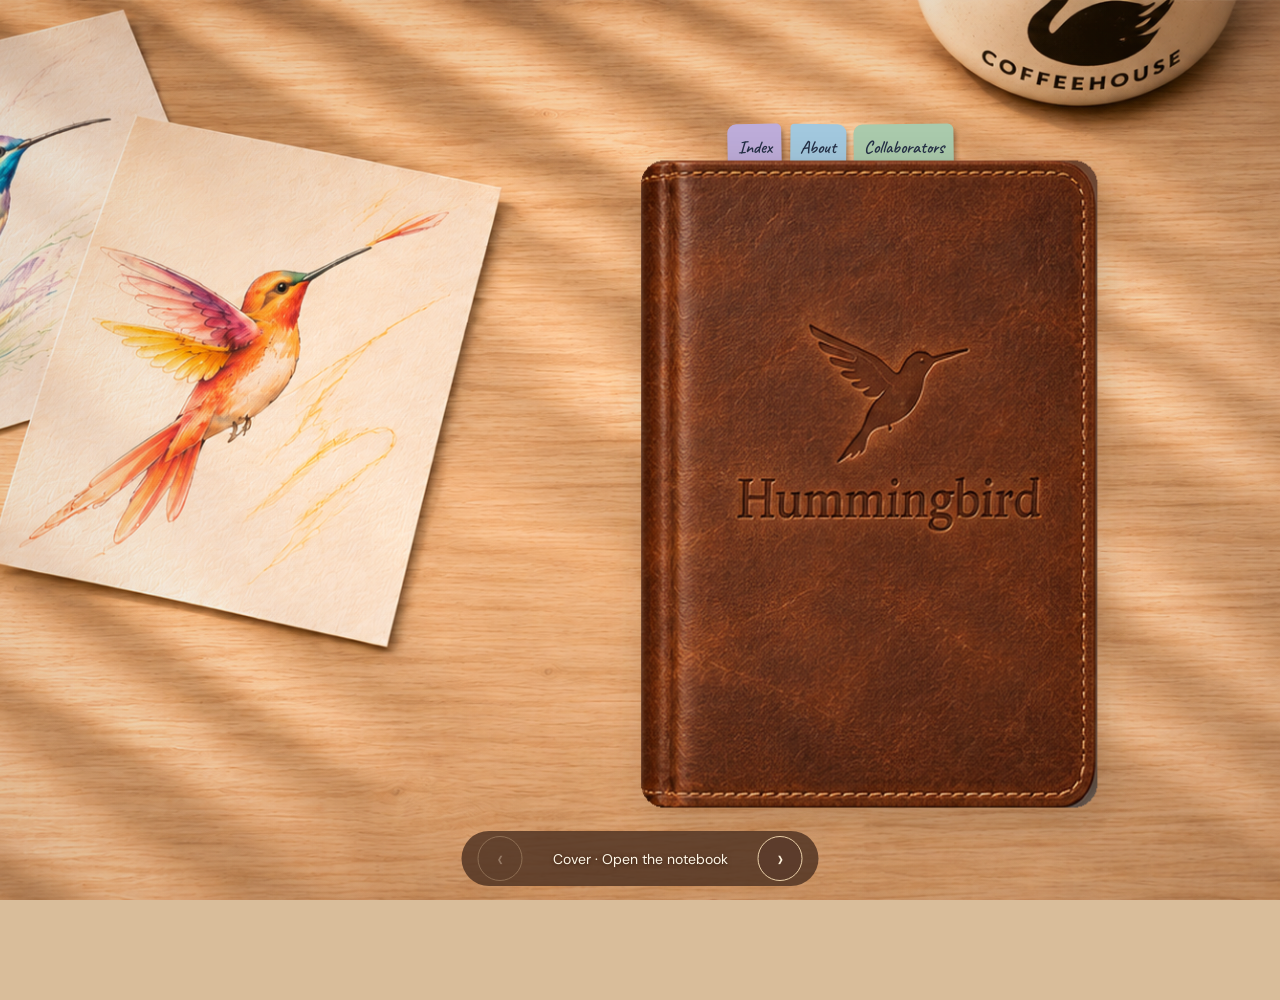
<file: index.html>
<!doctype html>
<html lang="en">
<head>
<meta charset="utf-8"><meta name="viewport" content="width=device-width, initial-scale=1">
<meta name="theme-color" content="#10243d"><link rel="icon" href="assets/favicon.svg" type="image/svg+xml">
<title>Daily Hummingbird</title>
<link href="https://fonts.googleapis.com/css2?family=DM+Sans:wght@400;500;600;700&family=Fraunces:opsz,wght@9..144,450;9..144,600;9..144,700&family=Caveat:wght@500;600;700&display=swap" rel="stylesheet">
<style>
:root{--navy:#10243d;--ink:#172942;--cream:#fff8e9;--gold:#ffe0a0}
*{box-sizing:border-box}body{margin:0;background:radial-gradient(ellipse at 50% 10%,#223b58,var(--navy) 75%);color:white;font-family:'DM Sans',Arial,sans-serif;min-height:100vh}
a{color:inherit}button,select{font:inherit}button{cursor:pointer}
.top{max-width:1120px;margin:0 auto;padding:23px 24px 8px;display:flex;justify-content:space-between;align-items:center;gap:24px}
.brand{font-size:clamp(23px,3.3vw,37px);font-weight:700;text-decoration:none;letter-spacing:-.045em}.brand em{color:#ffe18f;font-style:normal}
.top nav{display:flex;gap:19px;font-size:14px}.top nav a{text-decoration:none;opacity:.85}.top nav a:hover{text-decoration:underline}
.intro{text-align:center;max-width:790px;margin:0 auto;padding:6px 24px 10px}.intro p{color:#e4dfd4;font-size:15px;line-height:1.6;margin:3px 0}
.chapters{display:flex;gap:10px;justify-content:center;align-items:center;margin:12px auto 0;flex-wrap:wrap}
.chapters label{font-size:13px;color:#e6dbb9}select{max-width:min(80vw,390px);border:1px solid #9a9fa5;color:white;border-radius:18px;padding:9px 32px 9px 13px;background:#203b57}
.stage{position:relative;max-width:700px;margin:8px auto 0;min-height:610px;display:flex;align-items:center;justify-content:center;padding:15px}
#book{width:100%;max-width:1000px;margin:auto}#book .page{background:#faf2df;color:var(--ink);border:1px solid #d9c9ae;overflow:hidden}
.page-inner{height:100%;padding:clamp(23px,3vw,39px);position:relative;display:flex;flex-direction:column;overflow:hidden;background:radial-gradient(circle at 30% 25%,#fffdf2,#faf1db 80%);}
.page-inner:before{content:"";position:absolute;pointer-events:none;inset:11px;border:1px solid rgba(165,125,60,.11)}
.page .eyebrow{font-size:12px;letter-spacing:.14em;text-transform:uppercase;color:#78674d;font-weight:700;margin-bottom:13px}
.page h2{font-family:Fraunces,Georgia,serif;font-size:clamp(25px,3vw,38px);line-height:1.12;letter-spacing:-.025em;margin:0 0 14px}
.page .scribble{font-size:14px;font-style:italic;color:#675b4d;background:linear-gradient(transparent 55%,#ffe3a2 55%);align-self:flex-start;margin-bottom:14px}
.page .copy{font:400 clamp(15px,1.5vw,17px)/1.62 Georgia,serif;overflow-y:auto;min-height:0;scrollbar-width:thin;padding-right:4px}
.page .copy p{margin:0 0 14px}.page .copy p:first-child{font-weight:600}
.page .page-foot{font-size:11px;color:#7e705d;border-top:1px solid #e0d4c0;padding-top:9px;margin-top:auto;display:flex;justify-content:space-between;gap:10px}
.page .cover{background:linear-gradient(145deg,#294766,#132840 75%);color:#fff1c5;justify-content:center;align-items:center;text-align:center;border:13px solid #273f56;box-shadow:inset 0 0 0 2px #a78a56,inset 0 0 0 18px #182f4b}
.page .cover:before{inset:27px;border:1px solid #907951}.cover .bigbrand{font:600 clamp(38px,4vw,56px)/1.13 Fraunces,Georgia,serif;letter-spacing:-.035em;max-width:90%}.cover .cover-small{font-size:12px;letter-spacing:.23em;text-transform:uppercase;margin-bottom:24px}.cover .cover-ornament{font-size:60px;margin:14px 0;color:#f6cf79}.cover .cover-tail{font-size:14px;max-width:260px;line-height:1.5}
.paper-photo{margin:2px 0 13px;padding:7px;background:#fff;box-shadow:0 3px 10px #49371c25;transform:rotate(-1deg)}
.paper-photo img{width:100%;height:clamp(95px,17vw,165px);object-fit:cover;display:block}.photo-credit{font-size:10px;color:#746b5c;line-height:1.3;margin-top:5px}.photo-credit a{color:#314767}
.tags{display:flex;flex-wrap:wrap;gap:6px;margin-bottom:12px}.tag{font-size:11px;color:#344555;background:#e7eddb;border-radius:15px;padding:4px 8px}
.story-links{font-size:13px;margin-top:12px}.story-links a{color:#243e60;font-weight:700}
.reflection-head{border-bottom:4px solid #f3dda7;padding-bottom:7px;align-self:flex-start}
.reflection .copy{margin-top:24px;font-size:clamp(17px,1.6vw,20px);line-height:1.68}
.doodle{position:absolute;bottom:53px;right:26px;color:#aa8650;font-size:27px;opacity:.85;pointer-events:none}
.endpage{text-align:center;justify-content:center;align-items:center;gap:15px}.endpage h2{font-size:35px}.endpage p{line-height:1.6;font-family:Georgia,serif}.endpage a{color:#183a5d}
.controls{max-width:880px;margin:5px auto 25px;padding:0 25px;display:flex;gap:15px;align-items:center;justify-content:center}
.controls button{height:45px;width:45px;background:transparent;color:#ffe4a1;border:1px solid #d6ba79;border-radius:50%;font-size:24px}
.controls button:hover{background:#ffffff1e}.controls button:disabled{opacity:.3;cursor:not-allowed}
#page-label{min-width:205px;text-align:center;color:#f5e8c4;font-size:14px}
.bird{position:absolute;top:0;left:calc(50% + 340px);width:63px;height:45px;pointer-events:none;transition:transform .5s,opacity .5s;z-index:10}
.bird svg{width:100%;height:100%}.bird.jump{transform:translateY(-17px) rotate(-8deg)}
.fallback{max-width:650px;margin:15px auto;padding:0 20px}.fallback .page{display:block;margin:0 0 20px;min-height:460px;border-radius:8px}.fallback .page-inner{min-height:460px}.fallback-message{color:#eee;max-width:600px;margin:0 auto 15px}
@media(max-width:700px){.top{padding:16px 20px;display:block;text-align:center}.top nav{justify-content:center;margin-top:12px;flex-wrap:wrap}.intro p{font-size:13px}.stage{min-height:480px;padding:12px 4px}.bird{left:auto;right:15px;top:4px;width:44px}.controls{margin-top:10px}.page .page-inner{padding:23px}.page .copy{font-size:15px}.reflection .copy{font-size:17px}.paper-photo img{height:120px}}
@media(prefers-reduced-motion:reduce){.bird{transition:none}}

/* Notebook experiment: everyday worn leather on a warm coffee-shop table.
   Entirely CSS-based, with no generated or remotely loaded background image. */
body{
 background-color:#805336;
 background-image:
   linear-gradient(90deg,rgba(41,24,13,.28) 0 1px,transparent 2px 100%),
   repeating-linear-gradient(94deg,transparent 0 18px,rgba(54,29,15,.09) 19px 21px,transparent 24px 47px,rgba(245,200,136,.07) 50px 52px),
   repeating-linear-gradient(0deg,rgba(48,27,15,.12) 0 2px,transparent 3px 170px,rgba(35,21,12,.23) 171px 175px,rgba(225,175,111,.12) 177px 179px,transparent 180px 355px),
   radial-gradient(ellipse at 50% 6%,rgba(249,202,137,.48),transparent 70%),
   linear-gradient(95deg,#623c26,#996742 25%,#805031 52%,#a67349 78%,#68432c);
 background-size:100% 100%,100% 100%,100% 100%,100% 100%,100% 100%;
}
body:before{content:"";pointer-events:none;position:fixed;inset:0;background:radial-gradient(ellipse at center,transparent 35%,rgba(33,20,12,.22));z-index:0}
body>header,body>.intro,body>.chapters,body>main{position:relative;z-index:1}
.top{background:rgba(31,27,26,.13);border-radius:0 0 12px 12px}
.intro p,.chapters label{color:#fff4e7;text-shadow:0 1px 3px #301b13}
.chapters select{background:#59402f;border-color:#c5a788}
.stage{filter:drop-shadow(0 22px 20px rgba(26,13,8,.43))}
#book .page{background:#f8f7f0;border-color:#ddd9cb}
.page-inner{
 background-color:#f9f8f2;
 background-image:
   repeating-linear-gradient(to bottom,transparent 0,transparent 30px,rgba(111,143,158,.15) 31px,transparent 32px),
   linear-gradient(115deg,rgba(255,255,255,.86),rgba(246,243,232,.65));
 background-size:100% 32px,100% 100%;
}
.page-inner:before{border-color:rgba(107,124,125,.07)}
.page .cover{
 background-color:#70513f;
 background-image:
   repeating-linear-gradient(92deg,rgba(35,22,17,.035) 0 1px,transparent 2px 5px),
   radial-gradient(circle at 80% 12%,rgba(242,205,160,.12),transparent 50%),
   radial-gradient(circle at 20% 90%,rgba(40,25,19,.21),transparent 52%),
   linear-gradient(118deg,#604433,#81624a 42%,#634a3a 85%);
 color:#c7ad87;
 border:9px solid #674b38;
 border-radius:19px;
 box-shadow:
   inset 0 0 0 1px rgba(255,226,179,.21),
   inset 11px 0 15px rgba(45,28,20,.28),
   inset -3px 1px 9px rgba(41,24,17,.2);
}
#book .coverpage{border-radius:20px;overflow:hidden;border:1px solid #483125}
.page .cover:before{inset:12px;border:1px dashed rgba(218,184,139,.37);border-radius:12px}
.cover .bigbrand{
 color:#b89a73;
 font:600 clamp(34px,4vw,51px)/1.2 Fraunces,Georgia,serif;
 letter-spacing:-.045em;
 text-shadow:0 1px 1px rgba(241,205,156,.25),0 -1px 1px rgba(34,21,15,.7);
 transform:rotate(-2deg);
}
.controls button{background:#684730b0;border-color:#efd4a8;color:#fff0d3}
.controls button:hover{background:#4b3025}
#page-label{color:#fff6e6;text-shadow:0 1px 3px #3b2113}
@media(max-width:700px){.stage{filter:drop-shadow(0 12px 12px rgba(26,13,8,.4))}}

/* Photo-backed journal experiment: keep the working StPageFlip mechanism. */
body{
 background-color:#a77955;
 background-image:linear-gradient(rgba(79,53,33,.12),rgba(79,53,33,.14)),url('https://unsplash.com/photos/XnpWqPZNfXE/download?force=true&w=1800');
 background-position:center center;
 background-size:cover;
 background-repeat:no-repeat;
 background-attachment:fixed;
}
body:before{background:radial-gradient(ellipse at 50% 50%,transparent 40%,rgba(45,26,15,.16));}
.top{background:rgba(42,32,24,.25);backdrop-filter:blur(2px)}
.stage{filter:drop-shadow(0 20px 22px rgba(36,19,11,.4))}
#book .coverpage{border:0!important;border-radius:22px 15px 15px 22px!important;background:#664532;overflow:hidden;box-shadow:3px 6px 0 #4c3225,8px 14px 15px #28180c77}
.page .cover{background:none!important;border:0!important;border-radius:inherit!important;box-shadow:none!important;padding:0!important}
.page .cover:before{content:none!important}
.journal-cover-art{display:block;width:100%;height:100%;object-fit:cover;object-position:center;user-select:none}
#book .page:not(.coverpage){background:#f9f8f2;border-color:#e0dacd}
.page-inner:not(.cover){
 background-color:#faf9f3;
 background-image:repeating-linear-gradient(to bottom,transparent 0 29px,rgba(114,145,166,.17) 30px,transparent 31px),linear-gradient(105deg,#fffdf8,#f7f5ee);
 background-size:100% 31px,100% 100%;
}
.page-inner:not(.cover):before{border-color:rgba(113,111,105,.06)}
.controls button{background:rgba(74,48,32,.7);border-color:#eee0c6;color:#fff2df}
#page-label{color:#fff8ea;text-shadow:0 1px 3px #3e2418}
@media(max-width:700px){body{background-attachment:scroll}}
/* Reliable locally served tabletop; no external hotlink redirects. */
body{background-color:#c9a17d!important;background-image:url('assets/table.jpg')!important;background-position:center!important;background-size:cover!important;background-repeat:no-repeat!important;background-attachment:fixed!important}
@media(max-width:700px){body{background-attachment:scroll!important}}

/* Journal refinement — softly rounded, unruled paper and quieter typography. */
#book .page:not(.coverpage){border-radius:15px!important;overflow:hidden!important}
#book .page:not(.coverpage) .page-inner{
  border-radius:14px;
  background:#fbf9f2!important;
  background-image:linear-gradient(110deg,rgba(255,255,255,.8),rgba(244,239,226,.35))!important;
  background-size:100% 100%!important;
}
#book .page:not(.coverpage) .page-inner:before{border-radius:10px}
#book .reflection .copy{font-size:clamp(14px,1.35vw,16px);line-height:1.58;margin-top:17px}
#book .reflection .copy p{font-weight:400}
#book .page .page-foot{position:relative;z-index:1}
#book .page .doodle{width:58px;height:54px;right:26px;bottom:55px;opacity:.4}
#book .page .doodle svg{width:100%;height:100%;fill:none;stroke:#9b7952;stroke-width:1.65;stroke-linecap:round;stroke-linejoin:round}
@media(max-width:700px){
 #book .reflection .copy{font-size:14px;line-height:1.53;margin-top:14px}
 #book .page .doodle{width:43px;height:40px;right:17px;bottom:46px}
}

/* Mobile-first journal refinements, November 2026 */
.top{justify-content:center;padding:11px 16px 6px;background:transparent}
.top nav{justify-content:center;gap:clamp(22px,7vw,52px);font-size:14px}
.chapters{margin:8px auto 0;padding:0 14px;gap:8px}
.chapters label{font-size:12px}
.chapters select{max-width:min(78vw,430px);font-size:13px;padding:8px 28px 8px 12px}
.stage{margin-top:0;padding-top:8px}
#book .page:not(.coverpage){background:#fff4df!important;border-color:#eadcc4!important;border-radius:15px!important}
#book .page:not(.coverpage) .page-inner{
 background-color:#fff4df!important;
 background-image:radial-gradient(circle,rgba(163,130,94,.17) .75px,transparent 1px)!important;
 background-size:17px 17px!important;
 border-radius:14px!important;
}
#book .page:not(.coverpage) .page-inner:before{border-radius:10px}
.page-logo{position:absolute;right:22px;top:18px;width:31px;height:31px;object-fit:contain;opacity:.75;z-index:2;pointer-events:none}
#book .page .eyebrow{padding-right:37px}
#book .page h2{align-self:flex-start;max-width:100%;background:linear-gradient(to bottom,transparent 56%,rgba(255,190,158,.52) 56%,rgba(255,190,158,.52) 89%,transparent 89%);box-decoration-break:clone;-webkit-box-decoration-break:clone;padding:0 3px}
#book .reflection-head{border-bottom:0}
#book .page .copy{overflow-y:auto!important;overscroll-behavior:contain;-webkit-overflow-scrolling:touch;touch-action:pan-y;user-select:text}
#book .story .copy p:first-child{font-weight:400}
#book .reflection .copy{font-size:clamp(14px,1.35vw,16px);line-height:1.58}
@media(max-width:700px){
 .top{padding:9px 12px 3px}
 .top nav{margin:0;gap:28px;font-size:14px}
 .chapters{margin:7px auto 0}
 .chapters label{display:none}
 .chapters select{max-width:calc(100vw - 30px);width:100%;font-size:13px}
 .stage{padding:5px 4px;min-height:440px}
 #book .page .page-inner{padding:19px}
 #book .page .eyebrow{font-size:10px;letter-spacing:.09em}
 #book .page h2{font-size:clamp(23px,6vw,30px)}
 #book .page .copy{font-size:14px;line-height:1.52}
 #book .reflection .copy{font-size:14px;line-height:1.55}
 .page-logo{width:25px;height:25px;right:15px;top:14px}
}

/* Tactile book paper, handwritten headings and a loose peach marker stroke. */
.stage{filter:drop-shadow(0 24px 20px rgba(45,25,13,.52)) drop-shadow(0 7px 5px rgba(35,19,10,.24))!important}
#book{filter:drop-shadow(0 7px 9px rgba(37,20,12,.22))}
#book .page:not(.coverpage){border:1px solid #e2cfac!important;box-shadow:inset 0 0 14px rgba(112,81,45,.1),0 3px 7px rgba(53,30,15,.24)!important}
#book .page:not(.coverpage) .page-inner{
 background-color:#fff3db!important;
 background-image:
  linear-gradient(90deg,rgba(85,58,33,.13),transparent 10%,transparent 87%,rgba(109,73,35,.12)),
  radial-gradient(circle,rgba(151,113,74,.14) .7px,transparent 1px)!important;
 background-size:100% 100%,17px 17px!important;
 box-shadow:inset 8px 0 18px -13px rgba(74,47,27,.5),inset -7px 0 17px -13px rgba(74,47,27,.4)!important;
}
#book .page .eyebrow{
 font-family:'Caveat','Segoe Print',cursive;
 font-size:clamp(19px,2.5vw,25px);
 font-weight:600;letter-spacing:0;text-transform:none;
 color:#866443;margin-bottom:9px;line-height:1.1
}
#book .page h2{
 font-family:'Caveat','Segoe Print',cursive!important;
 font-size:clamp(34px,4vw,49px);font-weight:700;
 line-height:1.12;letter-spacing:0;
 background:none!important;position:relative;isolation:isolate;
 padding:0 6px 4px 2px;margin-bottom:16px
}
#book .page h2:before{
 content:"";position:absolute;left:-6px;right:-12px;top:45%;height:54%;
 background:#f7bd9e;opacity:.55;z-index:-1;
 border-radius:48% 12% 35% 16% / 30% 45% 35% 35%;
 transform:rotate(-1.8deg) skewX(-8deg);
 clip-path:polygon(0 24%,4% 9%,36% 3%,73% 8%,97% 0,100% 34%,98% 83%,67% 92%,28% 100%,2% 83%);
}
#book .page .page-foot{display:none!important}
#book .page .story-links{margin-top:auto;padding-top:12px}
#book .reflection .copy{margin-top:10px}
@media(max-width:700px){
 #book .page .eyebrow{font-size:19px;letter-spacing:0}
 #book .page h2{font-size:clamp(32px,8vw,41px);margin-bottom:12px}
 .stage{filter:drop-shadow(0 14px 13px rgba(45,25,13,.5))!important}
}

/* Leather boards visible beneath the smaller paper block. */
.stage{isolation:isolate;filter:none!important;position:relative}
.stage:before{
 content:"";position:absolute;z-index:-2;
 width:calc(100% - 18px);max-width:1020px;
 top:4px;bottom:4px;left:50%;transform:translateX(-50%);
 border-radius:22px 16px 19px 22px;
 background:
 linear-gradient(90deg,rgba(36,21,14,.28),transparent 9%,transparent 91%,rgba(30,18,12,.32)),
 repeating-linear-gradient(92deg,rgba(30,20,15,.06) 0 1px,transparent 1px 5px),
 linear-gradient(135deg,#6b4935,#856048 43%,#5e402f);
 border:2px solid #4e3326;
 box-shadow:0 17px 19px rgba(34,19,10,.47),0 28px 30px rgba(34,19,10,.25),inset 0 0 0 2px rgba(224,178,120,.17);
 pointer-events:none;
}
#book{filter:none!important;position:relative;z-index:1}
#book .page:not(.coverpage) .page-inner{
 height:calc(100% - 12px)!important;
 margin:6px 7px!important;
 width:calc(100% - 14px)!important;
 border:1px solid rgba(199,172,129,.5);
 border-radius:10px 15px 15px 10px!important;
 box-shadow:inset 11px 0 15px -14px rgba(59,36,18,.75),inset -6px 0 11px -10px rgba(67,42,23,.5),0 2px 4px rgba(45,29,15,.2)!important;
}
#book .page:not(.coverpage){background:#e8d9bc!important;border-color:#d2b994!important}
#book .page-logo{width:39px;height:39px;right:22px;top:19px}
.stage.open-book:after{content:"";pointer-events:none;position:absolute;z-index:-1;top:15px;bottom:15px;left:50%;width:2px;background:linear-gradient(90deg,#493121,#bca88b);box-shadow:0 0 9px 4px rgba(56,33,16,.23)}
@media(max-width:700px){
 .stage{padding:13px 13px 17px 22px!important}
 .stage:before{width:calc(100% - 12px);top:5px;bottom:6px;border-radius:20px 13px 13px 20px}
 .stage.open-book:after{
  left:8px;top:13px;bottom:14px;width:24px;
  border-radius:10px 2px 2px 10px;
  background:repeating-linear-gradient(90deg,#e4d1ae 0 2px,#fbefd7 3px 6px,#ead9bb 7px 8px);
  border-right:3px solid #75543b;
  box-shadow:inset 6px 0 8px rgba(63,38,22,.23),4px 0 9px rgba(51,30,16,.3);
 }
 #book .page-logo{width:34px;height:34px;right:15px;top:15px}
 #book .page:not(.coverpage) .page-inner{margin:5px 6px!important;width:calc(100% - 12px)!important;height:calc(100% - 10px)!important}
}

/* Use the actual uploaded leather journal artwork, not a CSS approximation. */
.stage:before{
 background:#6b4935 url('assets/journal.png') center center / 100% 100% no-repeat!important;
 border:0!important;
 border-radius:20px!important;
 box-shadow:0 16px 22px rgba(35,20,11,.48),0 27px 32px rgba(35,20,11,.22)!important;
}
.stage:not(.open-book):before{display:none!important}
.stage.open-book:before{display:block!important}
.stage.open-book:after{display:none!important}
#book .page:not(.coverpage){background:transparent!important;border:0!important;box-shadow:none!important}
#book .page:not(.coverpage) .page-inner{
 margin:10px 13px!important;width:calc(100% - 26px)!important;height:calc(100% - 20px)!important;
 border:1px solid #d9c7a6!important;
 box-shadow:inset 12px 0 16px -14px rgba(49,28,15,.7),0 2px 5px rgba(42,24,13,.27)!important;
}
@media(max-width:700px){
 .stage.open-book{padding-left:31px!important;padding-right:13px!important}
 .stage.open-book:before{left:50%;width:calc(100% - 8px);top:3px;bottom:4px}
 .stage.open-book:after{display:block!important;left:8px;top:17px;bottom:17px;width:24px;position:absolute;z-index:0;content:"";border-radius:4px 0 0 4px;background:repeating-linear-gradient(90deg,#e4d1ae 0 2px,#fff0d5 3px 5px,#ddc8a5 6px 7px);box-shadow:inset 5px 0 8px #52321c55,3px 0 6px #37211555}
 #book .page:not(.coverpage) .page-inner{margin:7px 8px!important;width:calc(100% - 16px)!important;height:calc(100% - 14px)!important}
}

/* Fixed-size cover; open spread continues beyond the mobile viewport. */
.stage{--sunbeam:linear-gradient(115deg,transparent 17%,rgba(255,244,213,.13) 31%,rgba(255,251,229,.22) 40%,rgba(255,248,224,.10) 48%,transparent 63%);position:relative}
.stage.open-book:before{background-image:var(--sunbeam),url('assets/journal.png')!important;background-size:100% 100%,100% 100%!important}
.stage.open-book .page-inner:not(.cover):after{
 content:"";position:absolute;inset:0;pointer-events:none;z-index:5;
 background:var(--sunbeam);mix-blend-mode:soft-light;border-radius:inherit;
}
@media(max-width:700px){
 html,body{overflow-x:hidden}
 .stage{padding:13px 13px 17px 22px!important}
 .stage.open-book{padding:13px 13px 17px 22px!important}
 .stage.open-book:before{
  width:calc(100% - 12px)!important;
  left:50%!important;
  top:5px!important;bottom:6px!important;
  background-size:100% 100%,100% 100%!important;
 }
 /* A second leather board and a cream left leaf run off the screen.
    The right board retains exactly the closed cover's dimensions. */
 .stage.open-book{isolation:isolate}
 .stage.open-book .page-inner:not(.cover){position:relative}
 .stage.open-book:after{
  content:""!important;display:block!important;position:absolute!important;
  left:calc(-100vw + 25px)!important;right:auto!important;
  width:calc(100vw - 9px)!important;top:5px!important;bottom:6px!important;
  z-index:-1!important;border:0!important;
  border-radius:18px 3px 3px 18px!important;
  background-image:var(--sunbeam),linear-gradient(90deg,rgba(80,49,26,.13),transparent 14%,transparent 88%,rgba(65,41,22,.24)),radial-gradient(circle,rgba(151,113,74,.14) .7px,transparent 1px),url('assets/journal.png')!important;
  background-size:100% 100%,100% 100%,17px 17px,100% 100%!important;
  background-color:#fff3db!important;
  box-shadow:inset -12px 0 18px -11px rgba(47,28,16,.55),0 15px 21px rgba(35,20,11,.45)!important;
 }
}

/* Correct the open spread: a genuine paper leaf to the left of the gutter. */
@media(max-width:700px){
 .stage.open-book{overflow:visible!important}
 .stage.open-book:after{
  content:""!important;display:block!important;
  position:absolute!important;
  left:calc(-100vw + 22px)!important;
  width:calc(100vw + 5px)!important;
  top:21px!important;bottom:23px!important;
  z-index:0!important;
  border:1px solid #d7c29f!important;
  border-radius:17px 4px 4px 17px!important;
  background-color:#fff2d9!important;
  background-image:
   linear-gradient(90deg,rgba(255,255,255,.12) 0%,transparent 65%,rgba(91,59,32,.19) 96%,rgba(61,39,24,.32) 100%),
   radial-gradient(circle,rgba(151,113,74,.14) .7px,transparent 1px)!important;
  background-size:100% 100%,17px 17px!important;
  box-shadow:inset -13px 0 16px -11px rgba(60,37,18,.5),0 6px 10px rgba(36,22,11,.3)!important;
  pointer-events:none;
 }
 .stage.open-book:before{
  background-image:url('assets/journal.png')!important;
  background-size:100% 100%!important;
 }
 .stage.open-book #book{z-index:1}
}
/* Light and page curvature: visible over the entire page, but never over text as an opaque layer. */
#book .page:not(.coverpage) .page-inner{
 background-image:
  linear-gradient(105deg,rgba(85,57,31,.23) 0%,rgba(92,62,35,.09) 7%,transparent 19%,transparent 77%,rgba(101,65,32,.13) 96%,rgba(84,52,26,.2) 100%),
  linear-gradient(128deg,transparent 10%,rgba(255,255,245,.62) 25%,rgba(255,250,225,.35) 39%,transparent 54%,rgba(110,77,45,.09) 74%,transparent 86%),
  radial-gradient(circle,rgba(151,113,74,.14) .7px,transparent 1px)!important;
 background-size:100% 100%,100% 100%,17px 17px!important;
 box-shadow:inset 17px 0 19px -14px rgba(55,34,17,.52),inset -8px 0 12px -10px rgba(70,44,23,.36),0 2px 5px rgba(42,24,13,.27)!important;
}
#book .page-inner:not(.cover):after{
 background:linear-gradient(118deg,transparent 12%,rgba(255,255,244,.29) 25%,rgba(255,255,238,.18) 39%,transparent 56%,rgba(76,48,28,.055) 72%,transparent 84%)!important;
 mix-blend-mode:normal!important;
}

/* Trim the light border of the journal artwork without changing its apparent size. */
.stage.open-book:before{
 background-size:100% 100%,calc(100% + 24px) calc(100% + 24px)!important;
 background-position:center,center!important;
 background-repeat:no-repeat!important;
 overflow:hidden!important;
}
@media(max-width:700px){
 .stage.open-book:before{
  background-image:url('assets/journal.png')!important;
  background-size:calc(100% + 22px) calc(100% + 22px)!important;
  background-position:center!important;
 }
}

/* Tabs are attached to the notebook, not a separate navigation bar. */
.stage{padding-top:32px!important}
.journal-tabs{position:absolute;z-index:20;top:0;right:30px;display:flex;gap:8px}
.journal-tabs button{border:1px solid #aa795c;border-bottom:0;background:#e7bc94;color:#4c3227;border-radius:10px 10px 0 0;padding:10px 18px 13px;font:600 19px 'Caveat',cursive;box-shadow:0 -2px 7px #3e241b40}
.journal-tabs button:nth-child(2){background:#f0d8ac}
.journal-tabs button:focus-visible{outline:3px solid #10243d}
.stage:not(.open-book):before{display:none!important}
#book .coverpage .journal-cover-art{object-fit:cover;transform:scale(1.055);transform-origin:center}
#book .coverpage{overflow:hidden!important}
.stage.open-book:after{pointer-events:none!important}
.stage.open-book:before{pointer-events:none!important}
#book .page{touch-action:pan-y}
.person-photo{margin:5px auto 15px;max-width:230px;width:75%;padding:7px 7px 17px;background:#fff9ec;box-shadow:0 3px 12px #4b2c1930;transform:rotate(-1.5deg)}
.person-photo img{display:block;width:100%;height:190px;object-fit:cover}
.person-copy{font-size:15px!important;line-height:1.5!important}
.about-copy{font-size:14px!important;line-height:1.5!important}
.about-copy p{margin-bottom:12px}
@media(max-width:700px){
 .stage{padding-top:32px!important}
 .journal-tabs{top:0;right:20px;gap:6px}
 .journal-tabs button{font-size:17px;padding:7px 12px 10px}
 .stage.open-book:after{border-radius:18px 15px 15px 18px!important}
 .person-photo{max-width:185px}
 .person-photo img{height:145px}
}

/* Left-hand leaf: paper inset inside a visible leather board, matching right corners. */
@media(max-width:700px){
 .stage.open-book:after{
  border:10px solid transparent!important;
  border-radius:21px 17px 17px 21px!important;
  background-image:
   linear-gradient(100deg,rgba(102,67,37,.12),transparent 60%,rgba(75,47,27,.26)),
   radial-gradient(circle,rgba(151,113,74,.14) .7px,transparent 1px),
   url('assets/journal.png')!important;
  background-origin:padding-box,padding-box,border-box!important;
  background-clip:padding-box,padding-box,border-box!important;
  background-size:100% 100%,17px 17px,100% 100%!important;
  background-color:#fff2d9!important;
 }
}

/* The section tabs belong behind the open paper, not over the book. */
.journal-tabs{z-index:0!important;top:3px!important;right:24px!important;visibility:hidden;pointer-events:none}
.stage.open-book .journal-tabs{visibility:visible;pointer-events:auto}
#book{z-index:2!important}
.stage.open-book:before{z-index:-2!important}
.stage.open-book:after{z-index:1!important}
.journal-tabs button{padding-bottom:16px!important}
.archive-list{overflow-y:auto;min-height:0;flex:1;display:flex;flex-direction:column;gap:2px;touch-action:pan-y}
.archive-entry{border:0;border-bottom:1px dashed #c8ac89;background:transparent;text-align:left;padding:6px 4px;color:#24364a;display:flex;flex-direction:column;gap:1px;cursor:pointer}
.archive-entry span{font:500 13px 'Caveat',cursive;color:#85684c}
.archive-entry strong{font:600 17px 'Caveat',cursive}
.archive-entry:hover strong{text-decoration:underline}
@media(max-width:700px){
 .journal-tabs{top:1px!important;right:12px!important;gap:4px!important}
 .journal-tabs button{padding:6px 9px 15px!important;font-size:16px!important}
 .stage.open-book:after{
  z-index:1!important;
  left:calc(-100vw + 13px)!important;
  width:calc(100vw + 14px)!important;
  top:20px!important;bottom:22px!important;
  border:0!important;
  border-radius:19px 17px 17px 19px!important;
  background:#fff2d9!important;
  background-image:linear-gradient(90deg,transparent 65%,rgba(75,47,27,.22) 98%),radial-gradient(circle,rgba(151,113,74,.14) .7px,transparent 1px)!important;
  background-size:100% 100%,17px 17px!important;
  box-shadow:inset -11px 0 16px -10px rgba(60,37,18,.5),0 5px 8px rgba(36,22,11,.2)!important;
 }
 .stage.open-book:before{z-index:-2!important}
 .archive-entry{padding:5px 3px}
}

/* Stable open spread geometry: full-size matching left leather board with inset paper. */
.stage .left-cover{display:none}
.stage.open-book .left-cover{
 display:block;position:absolute;pointer-events:none;
 width:calc(100% - 12px);left:6px;top:46px;bottom:6px;
 transform:translateX(-100%);z-index:0;
 background:url('assets/journal.png') center/100% 100% no-repeat;
 border-radius:20px;box-shadow:0 16px 22px rgba(35,20,11,.43);
}
.stage.open-book .left-cover:after{
 content:"";position:absolute;inset:15px 13px 17px 13px;
 border-radius:16px;
 background-color:#fff2d9;
 background-image:linear-gradient(90deg,rgba(255,255,255,.2),transparent 65%,rgba(74,46,26,.22)),radial-gradient(circle,rgba(151,113,74,.14) .7px,transparent 1px);
 background-size:100% 100%,17px 17px;
 box-shadow:inset -15px 0 20px -12px rgba(54,33,17,.55),0 3px 7px rgba(39,22,12,.2);
}
.stage.open-book:after{display:none!important}
.stage{padding-top:64px!important}
.stage.open-book:before{top:46px!important}
.journal-tabs{top:10px!important;right:24px!important;z-index:3!important;align-items:flex-end}
.journal-tabs button{min-height:57px;padding:9px 15px 23px!important;line-height:1.2!important;font-size:20px!important;white-space:nowrap}
#book{z-index:4!important}
@media(max-width:700px){
 .stage{padding-top:64px!important}
 .stage.open-book{padding-top:64px!important}
 .stage.open-book .left-cover{
  left:6px;top:46px;bottom:6px;width:calc(100% - 12px);
  transform:translateX(-100%);
 }
 .stage.open-book .left-cover:after{inset:15px 12px 17px 12px;border-radius:16px}
 .stage.open-book:before{top:46px!important}
 .journal-tabs{top:9px!important;right:13px!important;gap:5px!important}
 .journal-tabs button{font-size:18px!important;min-height:56px;padding:8px 12px 23px!important}
}

/* Layered journal rebuild: the table and illumination never move. */
html,body{min-height:100%;overflow-x:hidden}
body{background:#b88a5c url('assets/01_oak_table.png') center top / cover fixed no-repeat!important;color:#4a3025}
main{position:relative;max-width:1536px;margin:0 auto}
.stage,.stage.open-book{position:relative;isolation:isolate;max-width:700px;width:100%;min-height:0!important;margin:18px auto 0;padding:54px 15px 8px!important;background:none!important;box-shadow:none!important;overflow:visible!important}
.stage:before,.stage:after,.stage.open-book:before,.stage.open-book:after{content:none!important;display:none!important}
.stage .left-cover{display:none!important}
.open-leather{position:absolute;pointer-events:none;display:none;z-index:0;top:54px;left:50%;width:min(100%,1000px);height:calc(100% - 62px);transform:translateX(-50%);background:url('assets/03_open_book.png') center / 100% 100% no-repeat;filter:drop-shadow(0 14px 13px rgba(43,23,11,.32))}
.stage.open-book .open-leather{display:block}
.sunlight{position:fixed;pointer-events:none;z-index:30;inset:0;background:url('assets/04_lighting_overlay.png') center top / cover no-repeat;opacity:.26;mix-blend-mode:multiply}
#book{position:relative;z-index:2!important;width:100%;max-width:1000px;margin:0 auto}
#book .page{border-radius:16px!important;overflow:hidden;background:#fff2db!important;border:1px solid #dfc9a9!important}
#book .page-inner:not(.cover){background-color:#fff4df!important;background-image:linear-gradient(90deg,rgba(74,45,22,.15),transparent 12%,transparent 86%,rgba(76,47,27,.11)),radial-gradient(circle,rgba(143,106,66,.14) .7px,transparent 1px)!important;background-size:100% 100%,17px 17px!important;box-shadow:inset 8px 0 16px -12px #42271470!important;border-radius:15px!important}
#book .coverpage,#book .coverpage .page-inner{background:transparent!important;border:0!important;box-shadow:none!important;padding:0!important}
#book .coverpage .journal-cover-art{width:100%!important;height:100%!important;object-fit:fill!important;transform:none!important;display:block}
#book .page-inner:not(.cover):after{display:none!important}
#book .page-inner:before{display:none!important}
#book .page .copy{touch-action:pan-y;overscroll-behavior:contain}
.journal-tabs{position:absolute!important;display:flex;visibility:hidden;pointer-events:none;z-index:1!important;top:7px!important;right:calc(50% - min(50%,500px) + 25px)!important;gap:6px!important;align-items:flex-start}
.stage.open-book .journal-tabs{visibility:visible;pointer-events:auto}
.journal-tabs button{background:#ead3ac!important;border:1px solid #aa7b54!important;border-radius:10px 10px 0 0!important;color:#513826!important;min-height:54px!important;padding:7px 15px 22px!important;font:600 20px 'Caveat',cursive!important;box-shadow:0 -2px 5px #40281930;white-space:nowrap}
.journal-tabs button:nth-child(2){background:#e9bd9e!important}
.journal-tabs button:nth-child(3){background:#d9cba6!important}
.controls{position:relative;z-index:3;margin:7px auto 25px}
.controls button{background:#583a2bbf!important;color:#fff4df!important;border:1px solid #ead0a9!important}
#page-label{color:#fff8e9!important;text-shadow:0 1px 4px #321a0e}
.reflection .copy{font-size:clamp(14px,1.4vw,16px)!important;line-height:1.55!important}
.page h2{font-family:'Caveat',cursive!important;font-weight:700!important;background:linear-gradient(transparent 54%,#f8d0b7 54%,#f8d0b7 90%,transparent 90%);align-self:flex-start;padding:0 9px 0 3px}
@media(max-width:700px){
 .stage,.stage.open-book{padding:55px 0 0!important;margin:0 auto!important}
 .open-leather{top:55px;width:calc(200% - 14px);left:calc(50% - 50% + 7px);transform:translateX(-50%);height:calc(100% - 55px);background-size:100% 100%}
 #book{width:100%;max-width:none}
 .journal-tabs{top:8px!important;right:10px!important;gap:4px!important}
 .journal-tabs button{font-size:17px!important;min-height:53px!important;padding:7px 9px 22px!important}
 .page .page-inner{padding:22px!important}
 #book .coverpage .page-inner{padding:0!important}
 .sunlight{opacity:.20}
}

/* Asset crop calibration: closed-book source is a full scene, not a page-sized crop. */
#book .coverpage .page-inner{position:relative;overflow:hidden!important}
#book .coverpage .journal-cover-art{
 position:absolute!important;
 width:350%!important;height:135%!important;
 max-width:none!important;max-height:none!important;
 left:-212.5%!important;top:-17.5%!important;
 object-fit:fill!important;transform:none!important;
 pointer-events:none;
}
.stage:not(.open-book) .open-leather{display:none!important}
@media(min-width:701px){
 .stage{max-width:1060px!important}
 #book{max-width:980px!important}
}
@media(max-width:700px){
 #book .coverpage .journal-cover-art{width:350%!important;height:135%!important;left:-212.5%!important;top:-17.5%!important}
}

/* Precise geometry measured from 1536x1024 source alpha bounds:
   open x=396..1304, closed x=851..1304, both y=191..833.
   Book midpoint x=850; paper width=454 and height=642. */
body{background:#b88a5c url('assets/01_oak_table.png') center top / cover fixed no-repeat!important}
main{width:100%;max-width:none!important;overflow:hidden}
.stage,.stage.open-book{
 --scene-width:min(100vw,1536px);
 position:relative!important;display:block!important;isolation:isolate;
 width:var(--scene-width)!important;max-width:none!important;
 aspect-ratio:1536/1024!important;height:auto!important;min-height:0!important;
 padding:0!important;margin:0 auto!important;overflow:visible!important;
 background:transparent!important;
}
.stage:before,.stage:after,.stage.open-book:before,.stage.open-book:after{display:none!important;content:none!important}
.stage .open-leather,.stage .closed-leather{
 position:absolute!important;display:block!important;pointer-events:none!important;
 inset:0!important;width:100%!important;height:100%!important;
 transform:none!important;filter:none!important;
 background-position:center!important;background-size:100% 100%!important;
 background-repeat:no-repeat!important;z-index:0!important;
}
.stage .open-leather{background-image:url('assets/03_open_book.png')!important;visibility:hidden}
.stage .closed-leather{background-image:url('assets/02_closed_book.png')!important;visibility:visible}
.stage.open-book .open-leather{visibility:visible}
.stage.open-book .closed-leather{visibility:hidden}
#book{
 position:absolute!important;left:25.78125%!important;top:18.65234375%!important;
 width:59.1145833%!important;height:62.6953125%!important;
 max-width:none!important;margin:0!important;z-index:3!important;
}
#book .coverpage,#book .coverpage .page-inner{background:transparent!important;border:0!important;box-shadow:none!important}
#book .coverpage .journal-cover-art{display:none!important}
#book .page{background:#fff3dc!important;border-radius:15px!important}
#book .page-inner:not(.cover){background-color:#fff4e0!important}
.stage .sunlight{
 position:absolute!important;inset:0!important;width:100%!important;height:100%!important;
 background:url('assets/04_lighting_overlay.png') center / 100% 100% no-repeat!important;
 opacity:1!important;mix-blend-mode:multiply!important;pointer-events:none!important;z-index:8!important;
}
.stage .journal-tabs{position:absolute!important;top:13.2%!important;right:15.2%!important;z-index:2!important}
.stage:not(.open-book) .journal-tabs{visibility:hidden!important;pointer-events:none!important}
.stage.open-book .journal-tabs{visibility:visible!important;pointer-events:auto!important}
.controls{margin:-1.5% auto 25px!important}
@media(max-width:700px){
 .stage,.stage.open-book{
  --scene-width:1000px;
  width:1000px!important;
  margin-left:calc(50vw - 720px)!important;
  margin-right:0!important;
 }
 #book{left:25.78125%!important;top:18.65234375%!important;width:59.1145833%!important;height:62.6953125%!important}
 .stage .journal-tabs{top:12.5%!important;right:15%!important}
 .controls{margin:5px auto 25px!important}
}

/* Closed cover must render ABOVE the page-flip library's blank hard cover. */
.stage:not(.open-book) .closed-leather{z-index:7!important;visibility:visible!important;pointer-events:none!important}
.stage.open-book .closed-leather{visibility:hidden!important}
.stage:not(.open-book) #book .coverpage{opacity:0!important}
.stage.open-book #book .coverpage{opacity:1!important}
#book .page .copy,#book .page .archive-list{
 overflow-y:auto!important;-webkit-overflow-scrolling:touch!important;
 overscroll-behavior:contain!important;touch-action:pan-y!important;
 flex:1 1 auto!important;min-height:0!important;
}
#book .page-inner{min-height:0!important;height:100%!important;overflow:hidden!important}
#book .story .copy{max-height:none!important}
@media(max-width:700px){
 .stage,.stage.open-book{
  --scene-width:1180px!important;
  width:1180px!important;height:786.667px!important;
  margin-left:calc(100vw - 1018px)!important;
  margin-right:0!important;
 }
 #book{left:25.78125%!important;top:18.65234375%!important;width:59.1145833%!important;height:62.6953125%!important}
 .page .page-inner{padding:18px!important}
 .page .copy{font-size:14px!important;line-height:1.45!important}
 .reflection .copy{font-size:14px!important;line-height:1.5!important}
 .controls{margin-top:-110px!important;position:relative!important}
}

/* Opening spread: blank leather inside cover on left; story on right. */
#book .inside-cover,#book .inside-cover .page-inner{
 background:transparent!important;background-image:none!important;
 border:0!important;box-shadow:none!important;
}
#book .inside-cover .page-inner:before,#book .inside-cover .page-inner:after{display:none!important}
.stage.open-book .open-leather{z-index:0!important}

/* Phone: single right-hand leaf; desktop: complete two-page spread. */
@media(max-width:700px){
 .stage,.stage.open-book{
  width:1180px!important;height:786.667px!important;
  margin-left:calc(50vw - 789px)!important;
 }
 /* PageFlip's portrait orientation displays one leaf. Anchor it to
    the physical right cover (source x 851..1304), not the spread's left. */
 #book{
  left:calc(851 / 1536 * 100%)!important;
  top:18.65234375%!important;
  width:calc(453 / 1536 * 100%)!important;
  height:62.6953125%!important;
 }
 .journal-tabs{right:15%!important}
}

/* Geometry/stability correction: PageFlip requires a two-leaf container
   even when its portrait mode displays only the right leaf. */
#book{
 left:25.78125%!important;
 top:18.65234375%!important;
 width:59.1145833%!important;
 height:62.6953125%!important;
}
#book .stf__parent,#book .stf__wrapper{overflow:visible!important}
@media(max-width:700px){
 .stage,.stage.open-book{
  width:1180px!important;height:786.667px!important;
  margin-left:calc(50vw - 820px)!important;
 }
 #book{
  left:25.78125%!important;
  width:59.1145833%!important;
  height:62.6953125%!important;
 }
}

/* Single coordinate system: 1536x1024 artwork; physical spread 396..1304.
   Each page occupies exactly 454 source pixels, meeting at x=850. */
#book{position:absolute!important;inset:0!important;width:100%!important;height:100%!important;z-index:3!important;overflow:visible!important;pointer-events:none!important}
#book .static-leaf{position:absolute!important;top:18.65234375%!important;width:29.55729167%!important;height:62.6953125%!important;overflow:hidden!important;pointer-events:auto!important;box-sizing:border-box!important}
#book .static-left{left:25.78125%!important}
#book .static-right{left:55.33854167%!important}
#book .static-leaf>.page{width:100%!important;height:100%!important;position:relative!important;inset:auto!important;transform:none!important;display:block!important}
#book .static-leaf .page-inner{height:100%!important;box-sizing:border-box!important}
#book .static-leaf .copy,#book .static-leaf .archive-list{overflow-y:auto!important;touch-action:pan-y!important;-webkit-overflow-scrolling:touch!important;overscroll-behavior:contain!important}
.stage:not(.open-book) .closed-leather{z-index:7!important}
.stage.open-book .closed-leather{visibility:hidden!important}
.stage .sunlight{pointer-events:none!important}
@media(max-width:700px){
 .stage,.stage.open-book{width:1180px!important;height:786.667px!important;margin-left:calc(50vw - 827px)!important}
 #book .static-left{display:none!important}
 #book .static-right{left:55.33854167%!important}
}

/* Explicitly anchor paper edges to the source artwork's spine at x=850. */
#book .static-leaf.static-right{left:55.3385416667%!important;right:auto!important;transform:none!important;margin:0!important}
#book .static-leaf.static-left{left:25.78125%!important;right:auto!important;transform:none!important;margin:0!important}
#book .static-leaf>.page{margin:0!important;max-width:none!important;min-width:0!important;left:0!important;top:0!important}
#book .static-right{cursor:pointer}
#book .static-right .copy{cursor:auto}
.controls{z-index:20!important;pointer-events:auto!important}
.controls button{position:relative!important;z-index:21!important;pointer-events:auto!important}

/* Both paper leaves share one exact central boundary of the open cover.
   Open cover artwork bounds x=396..1304, midpoint x=850. */
#book .static-leaf.static-left{
 left:25.78125%!important;
 width:29.5572916667%!important;
 right:auto!important;
}
#book .static-leaf.static-right{
 left:55.3385416667%!important;
 width:29.5572916667%!important;
 right:auto!important;
}
#book .static-leaf{box-sizing:border-box!important;padding:0!important;margin:0!important;transform:none!important}
#book .static-leaf>.page{box-sizing:border-box!important;width:100%!important;height:100%!important}

/* Bookmarks emerge from behind paper, above the leather backing.
   The right leaf starts at 55.3385%; tabs straddle its top edge. */
.stage .journal-tabs,.stage.open-book .journal-tabs{
 position:absolute!important;
 top:13.9%!important;
 right:auto!important;
 left:48.5%!important;
 z-index:2!important;
 display:flex!important;
 gap:8px!important;
 transform:none!important;
}
.stage .open-leather{z-index:0!important}
.stage.open-book .closed-leather{visibility:hidden!important}
#book{z-index:3!important}
.stage .sunlight{z-index:8!important;pointer-events:none!important}
@media(max-width:700px){
 .stage .journal-tabs,.stage.open-book .journal-tabs{
  left:48.5%!important;right:auto!important;top:13.9%!important;
  gap:6px!important;
 }
}

/* Fine-tune bookmarks: move right relative to previous placement. */
.stage .journal-tabs,.stage.open-book .journal-tabs{left:54%!important;right:auto!important}
@media(max-width:700px){
 .stage .journal-tabs,.stage.open-book .journal-tabs{left:54%!important;right:auto!important}
}
/* No category chips beneath the story headline. */
#book .story .tags{display:none!important}

/* Move bookmark tabs another 65 physical pixels right on phone. */
@media(max-width:700px){
 .stage .journal-tabs,.stage.open-book .journal-tabs{
  left:calc(54% + 65px)!important;
 }
}

/* Mobile: retain the left leaf as a blank paper surface after the first
   opening. Do not hide it; it remains part of the same physical spread. */
@media(max-width:700px){
 #book .static-left{display:block!important}
}

/* Paper edges: both meet at the binding; subtle gutter depth. */
#book .static-leaf.static-left{
 width:calc(29.5572916667% + 27px)!important;
 z-index:1!important;
}
#book .static-leaf.static-right{z-index:2!important}
#book .static-left>.page,#book .static-left .page-inner{
 border-radius:14px 0 0 14px!important;
}
#book .static-right>.page,#book .static-right .page-inner{
 border-radius:0 14px 14px 0!important;
}
#book .static-left .page-inner{
 box-shadow:inset -16px 0 22px -16px rgba(70,45,25,.42)!important;
}
#book .static-right .page-inner{
 box-shadow:inset 13px 0 20px -14px rgba(70,45,25,.48)!important;
}
/* Slightly more legible bullet-journal dots, preserving paper texture. */
#book .page:not(.coverpage) .page-inner{
 background-image:
 radial-gradient(circle,rgba(132,99,65,.27) .9px,transparent 1.2px)!important;
 background-size:17px 17px!important;
 background-color:#fff4e0!important;
}

/* Per-line highlighter: clone the painted background across wrapped
   inline fragments instead of drawing one rectangle behind the whole h2. */
#book .page h2{
 display:inline!important;
 align-self:auto!important;
 width:auto!important;
 max-width:100%!important;
 background:linear-gradient(to bottom,
  transparent 53%,rgba(247,189,158,.58) 53%,
  rgba(247,189,158,.58) 88%,transparent 88%)!important;
 box-decoration-break:clone!important;
 -webkit-box-decoration-break:clone!important;
 padding:0 7px 2px 3px!important;
 position:relative!important;
 isolation:auto!important;
}
#book .page h2::before,#book .page h2::after{content:none!important;display:none!important}

/* Hand-painted irregular marker stroke, repeated separately for each
   wrapped line via box-decoration-break: clone. */
#book .page h2{
 background-image:url("data:image/svg+xml,%3Csvg xmlns='http://www.w3.org/2000/svg' viewBox='0 0 500 100' preserveAspectRatio='none'%3E%3Cpath fill='%23f7bd9e' fill-opacity='.62' d='M0 43 L16 37 L41 42 L78 35 L117 39 L158 32 L198 38 L242 34 L285 40 L332 33 L370 39 L412 35 L455 42 L485 34 L500 43 L495 83 L463 89 L420 84 L371 92 L319 86 L271 94 L222 87 L171 92 L125 85 L83 91 L39 86 L7 91 Z'/%3E%3C/svg%3E")!important;
 background-repeat:no-repeat!important;
 background-position:left bottom!important;
 background-size:100% 80%!important;
 box-decoration-break:clone!important;
 -webkit-box-decoration-break:clone!important;
}

/* Paint the same irregular marker stroke on every wrapped text fragment.
   Avoid background-size:100% 80%, which can position a single stroke
   against the entire multi-line heading instead of each line. */
#book .page h2{
 display:inline!important;
 background-image:url("data:image/svg+xml,%3Csvg xmlns='http://www.w3.org/2000/svg' viewBox='0 0 500 100' preserveAspectRatio='none'%3E%3Cpath fill='%23f7bd9e' fill-opacity='.62' d='M0 43 L16 37 L41 42 L78 35 L117 39 L158 32 L198 38 L242 34 L285 40 L332 33 L370 39 L412 35 L455 42 L485 34 L500 43 L495 83 L463 89 L420 84 L371 92 L319 86 L271 94 L222 87 L171 92 L125 85 L83 91 L39 86 L7 91 Z'/%3E%3C/svg%3E")!important;
 background-repeat:repeat-x!important;
 background-size:auto 100%!important;
 background-position:0 0!important;
 -webkit-box-decoration-break:clone!important;
 box-decoration-break:clone!important;
 padding:0 6px 2px 3px!important;
}

/* Subtler, slightly higher handwritten marker stroke. */
#book .page h2{
 background-image:url("data:image/svg+xml,%3Csvg xmlns='http://www.w3.org/2000/svg' viewBox='0 0 500 100'%3E%3Cpath fill='%23f7bd9e' fill-opacity='.62' d='M0 35 L45 33 L95 35 L145 32 L195 34 L245 33 L295 35 L345 32 L395 34 L445 33 L500 35 L500 85 L450 87 L400 85 L350 88 L300 86 L250 87 L200 85 L150 88 L100 86 L50 87 L0 85 Z'/%3E%3C/svg%3E")!important;
 background-size:auto 100%!important;
 background-position:0 -4px!important;
}

/* A loose, hand-drawn peach marker, beginning higher on each text line. */
#book .page h2{
 background-image:url("data:image/svg+xml,%3Csvg xmlns='http://www.w3.org/2000/svg' viewBox='0 0 500 100'%3E%3Cpath fill='%23f7bd9e' fill-opacity='.56' d='M2 26 Q16 22 35 26 L88 23 Q113 27 144 22 L193 25 Q222 21 252 24 L301 22 Q338 27 371 23 L427 25 Q467 20 498 26 L496 83 Q473 88 449 84 L392 87 Q359 83 333 88 L274 85 Q245 89 212 85 L159 88 Q128 84 100 87 L42 85 Q20 89 3 84 Z'/%3E%3C/svg%3E")!important;
 background-position:0 -7px!important;
 background-size:auto 100%!important;
}
.stage .journal-tabs button{
 padding-top:5px!important;
 padding-bottom:7px!important;
 min-height:0!important;
 height:auto!important;
}
@media(max-width:700px){
 .stage .journal-tabs button{padding:5px 9px 7px!important;min-height:0!important;height:auto!important}
}

/* Shorter exposed bookmark tops, but the lower part stays tucked
   behind the page rather than ending above it. */
.stage .journal-tabs,.stage.open-book .journal-tabs{
 top:16.4%!important;
}
.stage .journal-tabs button,.stage.open-book .journal-tabs button{
 padding:10px 13px 20px!important;
 min-height:55px!important;
 height:auto!important;
}
@media(max-width:700px){
 .stage .journal-tabs,.stage.open-book .journal-tabs{top:16.4%!important}
 .stage .journal-tabs button,.stage.open-book .journal-tabs button{
  padding:10px 9px 20px!important;
  min-height:55px!important;
  height:auto!important;
 }
}

/* Reveal a little more of each bookmark, while retaining its tucked base. */
.stage .journal-tabs,.stage.open-book .journal-tabs{top:15.1%!important}
@media(max-width:700px){
 .stage .journal-tabs,.stage.open-book .journal-tabs{top:15.1%!important}
}
/* Soft, hand-torn tapered ends on each independently wrapped brushstroke. */
#book .page h2{
 background-image:url("data:image/svg+xml,%3Csvg xmlns='http://www.w3.org/2000/svg' viewBox='0 0 500 100'%3E%3Cpath fill='%23f7bd9e' fill-opacity='.58' d='M0 43 L7 37 L15 32 L24 30 L33 26 Q48 22 67 25 L105 23 Q129 28 157 22 L198 25 Q220 20 252 24 L299 22 Q330 27 365 23 L413 25 Q444 21 466 28 L480 31 L488 37 L496 44 L491 52 L499 61 L492 72 L486 80 L476 84 L456 87 L415 85 Q389 89 359 84 L310 87 Q282 84 254 89 L205 85 Q172 89 145 85 L96 88 Q66 84 47 87 L32 85 L21 81 L12 75 L8 65 L2 58 L6 51 Z'/%3E%3C/svg%3E")!important;
 background-repeat:repeat-x!important;
 background-position:0 -7px!important;
 background-size:auto 100%!important;
}

/* Loose single-pass marker scrawl, with uneven tapered ends and a
   slight upward slant; cloned for wrapped heading fragments. */
#book .page h2{
 background-image:url("data:image/svg+xml,%3Csvg xmlns='http://www.w3.org/2000/svg' viewBox='0 0 500 100' preserveAspectRatio='none'%3E%3Cpath fill='%23efac8f' fill-opacity='.48' d='M1 60 Q13 47 31 45 L78 42 Q116 43 157 39 L206 35 Q247 38 290 31 L336 29 Q375 31 414 24 L466 19 Q487 19 499 12 L492 67 Q480 72 464 73 L421 75 Q379 76 337 79 L289 80 Q250 84 209 82 L159 85 Q114 86 75 88 L33 88 Q16 87 4 94 L10 80 Z'/%3E%3Cpath fill='%23f6bea6' fill-opacity='.26' d='M9 69 Q64 61 121 60 T244 53 T367 44 T491 32 L483 65 Q374 70 252 79 T11 89 Z'/%3E%3C/svg%3E")!important;
 background-repeat:repeat-x!important;
 background-size:auto 100%!important;
 background-position:0 -7px!important;
 -webkit-box-decoration-break:clone!important;
 box-decoration-break:clone!important;
}
/* Use more of the mobile viewport without moving the page away from
   the screen centre: the right leaf's midpoint is 70.117% of scene. */
@media(max-width:700px){
 .stage,.stage.open-book{
  width:1320px!important;
  height:880px!important;
  margin-left:calc(50vw - 925.55px)!important;
 }
 .controls{margin-top:-110px!important}
}

/* Mobile reading view: modest enlargement, raised journal, persistent
   navigation independent of the tall illustrated scene. */
@media(max-width:700px){
 .stage,.stage.open-book{
  width:1360px!important;
  height:906.667px!important;
  margin-left:calc(50vw - 953.7px)!important;
  margin-top:-55px!important;
 }
 .controls{
  position:fixed!important;
  left:12px!important;right:12px!important;
  bottom:calc(12px + env(safe-area-inset-bottom,0px))!important;
  margin:0!important;
  z-index:30!important;
  padding:7px 12px!important;
  border-radius:28px!important;
  background:rgba(79,48,30,.77)!important;
  backdrop-filter:blur(8px);
  -webkit-backdrop-filter:blur(8px);
 }
 .controls button{min-width:46px!important;min-height:46px!important}
 body{padding-bottom:90px!important}
}

/* Notebook editorial proportions: title closer to handwriting size,
   photograph a small pasted-in keepsake rather than a hero banner. */
#book .story h2{
 font-size:30px!important;
 line-height:1.16!important;
 font-weight:600!important;
 margin:2px 0 13px!important;
 letter-spacing:0!important;
}
#book .story .paper-photo{
 width:77%!important;
 max-width:330px!important;
 align-self:center!important;
 margin:4px auto 15px!important;
 padding:5px 5px 3px!important;
 background:#fffdf7!important;
 transform:rotate(-1.2deg)!important;
 box-shadow:1px 4px 8px rgba(49,31,18,.19)!important;
}
#book .story .paper-photo img{
 width:100%!important;
 height:112px!important;
 object-fit:cover!important;
}
#book .story .photo-credit,
#book .story .photo-credit a{
 font-size:9px!important;
 line-height:1.25!important;
 color:#77716b!important;
 font-weight:400!important;
}
#book .story .copy{margin-top:3px!important}
@media(max-width:700px){
 #book .story h2{font-size:29px!important;margin-bottom:12px!important}
 #book .story .paper-photo{width:78%!important;max-width:330px!important}
 #book .story .paper-photo img{height:112px!important}
}

/* Journal story header: handwritten title and date beside a small photo. */
#book .story .story-intro{
 display:flex!important;
 flex-direction:row!important;
 align-items:flex-start!important;
 gap:15px!important;
 margin:3px 0 18px!important;
 width:100%!important;
}
#book .story .story-intro-text{
 flex:1 1 0!important;
 min-width:0!important;
 display:flex!important;
 flex-direction:column!important;
 align-items:flex-start!important;
 gap:12px!important;
}
#book .story .story-intro h2{
 font-size:25px!important;
 line-height:1.24!important;
 margin:0!important;
 font-weight:600!important;
}
#book .story .story-date{
 font-size:16px!important;
 line-height:1.3!important;
 margin:0!important;
}
#book .story .story-intro .paper-photo{
 flex:0 0 48%!important;
 width:48%!important;
 max-width:48%!important;
 min-width:0!important;
 margin:3px 2px 0 0!important;
 transform:rotate(1.3deg)!important;
 box-sizing:border-box!important;
}
#book .story .story-intro .paper-photo img{
 height:115px!important;
 width:100%!important;
 object-fit:cover!important;
}
#book .story .story-intro .photo-credit{
 font-size:8px!important;
 line-height:1.2!important;
 overflow-wrap:anywhere!important;
}
@media(max-width:700px){
 #book .story .story-intro{gap:12px!important}
 #book .story .story-intro h2{font-size:24px!important}
 #book .story .story-intro .paper-photo{flex-basis:48%!important}
}

/* A quick physical page sweep, without a second independent layout engine. */
#book .turning-leaf{
 z-index:12!important;
 transform-origin:left center!important;
 backface-visibility:hidden!important;
 will-change:transform,opacity!important;
 transition:transform 520ms ease-in-out,opacity 520ms ease-in!important;
}
#book .turning-leaf.turn-forward{transform:perspective(1200px) rotateY(-82deg)!important;opacity:0!important}
#book .turning-leaf.turn-back{transform:perspective(1200px) rotateY(82deg)!important;opacity:0!important}
#book .story .copy,#book .reflection .copy{
 overflow:hidden!important;max-height:none!important;flex:1 1 auto!important;
}
#book .turn-cue{
 display:block!important;margin-top:auto!important;
 align-self:flex-end!important;padding-top:8px!important;
 font:italic 13px Georgia,serif!important;color:#96775e!important;
}
#book .story h2,#book .reflection h2{
 background-image:linear-gradient(176deg,transparent 5%,rgba(241,174,147,.53) 6%,rgba(241,174,147,.53) 94%,transparent 95%)!important;
 background-size:100% 100%!important;
 background-position:0 0!important;
 padding:3px 5px 4px!important;
 box-decoration-break:clone!important;-webkit-box-decoration-break:clone!important;
}

/* Opaque paper sticker: no dots or photo show through the emblem. */
#book .page-logo{
 opacity:1!important;
 background:#f7df9b!important;
 border-radius:50%!important;
 padding:5px!important;
 box-sizing:border-box!important;
 box-shadow:0 2px 3px rgba(83,58,31,.13)!important;
}
/* Marker follows only the actual glyph fragments, not the title box.
   Each wrapped line is independently painted by inline decoration cloning. */
#book .page h2{
 display:inline!important;
 width:auto!important;
 max-width:100%!important;
 align-self:flex-start!important;
 background-image:linear-gradient(178deg,transparent 4%,rgba(239,172,143,.46) 7%,rgba(239,172,143,.46) 92%,transparent 96%)!important;
 background-repeat:no-repeat!important;
 background-size:100% 100%!important;
 background-position:0 0!important;
 padding:2px 1px 3px!important;
 -webkit-box-decoration-break:clone!important;
 box-decoration-break:clone!important;
}
#book .story .story-intro-text h2{align-self:flex-start!important}

/* The h2 is a flex item, so its background spans its rectangular box.
   Put the paint on a true inline span instead: cloned line fragments
   end exactly where the text ends, including wrapped final lines. */
#book .story .story-intro h2{
 background:none!important;
 padding:0!important;
 display:block!important;
 width:100%!important;
}
#book .story .story-intro h2 .ink-highlight{
 display:inline!important;
 background:linear-gradient(177deg,transparent 5%,rgba(239,172,143,.48) 8%,rgba(239,172,143,.48) 92%,transparent 96%)!important;
 background-repeat:no-repeat!important;
 background-size:100% 100%!important;
 padding:2px 1px 3px!important;
 -webkit-box-decoration-break:clone!important;
 box-decoration-break:clone!important;
}

/* Make the bird larger inside the same opaque circular sticker. */
#book .page-logo{padding:2px!important}
/* Close contact shadow: a glued photograph, not a floating card. */
#book .story .story-intro .paper-photo{
 box-shadow:1px 2px 3px rgba(45,30,19,.48),0 0 1px rgba(45,30,19,.5)!important;
}
/* Bookmark paper casts a small directional shadow onto the oak. */
.stage .journal-tabs button{
 box-shadow:2px 5px 5px rgba(48,29,17,.42),0 2px 2px rgba(48,29,17,.26)!important;
}
/* The bookmarks stay behind the closed leather cover but their tops show. */
.stage:not(.open-book) .journal-tabs{
 visibility:visible!important;
 pointer-events:auto!important;
 z-index:6!important;
}
.stage:not(.open-book) .journal-tabs button{
 box-shadow:2px 5px 5px rgba(48,29,17,.42)!important;
}

/* Gently worn, hand-cut cardstock bookmarks. Keep their hit areas and labels. */
.stage .journal-tabs button{
 position:relative!important;
 overflow:visible!important;
 border-radius:7px 10px 2px 1px!important;
 border-color:rgba(117,85,61,.65)!important;
 background-image:
  radial-gradient(ellipse at 18% 12%,rgba(255,255,255,.29),transparent 58%),
  repeating-linear-gradient(103deg,rgba(110,82,56,.045) 0px,rgba(110,82,56,.045) 1px,transparent 1px,transparent 5px),
  linear-gradient(90deg,rgba(91,60,39,.12),transparent 13%,transparent 84%,rgba(91,60,39,.11))!important;
 background-blend-mode:screen,multiply,multiply!important;
 text-shadow:0 1px 0 rgba(255,248,222,.35)!important;
 transform-origin:center bottom!important;
 filter:saturate(.84)!important;
}
.stage .journal-tabs button:nth-child(1){transform:rotate(-1.8deg)!important;border-top-right-radius:5px!important}
.stage .journal-tabs button:nth-child(2){transform:rotate(.9deg)!important;border-top-left-radius:4px!important}
.stage .journal-tabs button:nth-child(3){transform:rotate(-1.1deg)!important;border-top-right-radius:6px!important}
.stage .journal-tabs button::after{
 content:""!important;position:absolute!important;left:7px!important;right:7px!important;top:5px!important;
 height:1px!important;background:rgba(106,71,49,.13)!important;
 transform:rotate(-.7deg)!important;pointer-events:none!important;
}
.stage .journal-tabs button:focus-visible{outline:3px solid #10243d!important;outline-offset:3px!important}

/* Plain, hand-cut cardstock tabs: no printed borders, rules or stripes. */
.stage .journal-tabs button,
.stage.open-book .journal-tabs button{
 border:0!important;
 border-bottom:0!important;
 background-image:none!important;
 background-blend-mode:normal!important;
 text-shadow:none!important;
 filter:none!important;
 border-radius:7px 9px 0 0!important;
 box-shadow:2px 4px 5px rgba(49,30,19,.30)!important;
}
.stage .journal-tabs button:nth-child(1),
.stage.open-book .journal-tabs button:nth-child(1){
 background-color:#dfc8a5!important;
 transform:rotate(-1deg)!important;
}
.stage .journal-tabs button:nth-child(2),
.stage.open-book .journal-tabs button:nth-child(2){
 background-color:#e9d3b7!important;
 transform:rotate(.6deg)!important;
}
.stage .journal-tabs button:nth-child(3),
.stage.open-book .journal-tabs button:nth-child(3){
 background-color:#d8b4a7!important;
 transform:rotate(-.7deg)!important;
}
.stage .journal-tabs button::before,
.stage .journal-tabs button::after{
 content:none!important;
 display:none!important;
}

/* Folded index tabs inspired by real scalloped stationery. */
.stage .journal-tabs button,
.stage.open-book .journal-tabs button{
 border:0!important;
 border-radius:0!important;
 clip-path:polygon(0 15%,3% 8%,8% 4%,17% 4%,24% 9%,30% 3%,39% 1%,47% 4%,53% 9%,61% 3%,70% 2%,78% 5%,84% 10%,91% 5%,97% 9%,100% 17%,100% 100%,0 100%)!important;
 background-image:linear-gradient(to bottom,rgba(255,255,255,.09) 0%,transparent 62%,rgba(70,43,31,.16) 100%)!important;
 background-blend-mode:normal!important;
 box-shadow:none!important;
 padding:12px 10px 19px!important;
 min-height:53px!important;
 font-size:18px!important;
}
.stage .journal-tabs button::after{
 content:""!important;display:block!important;
 position:absolute!important;left:3px!important;right:3px!important;bottom:6px!important;height:2px!important;
 background:rgba(72,48,33,.13)!important;
 transform:none!important;pointer-events:none!important;
}
.stage .journal-tabs button::before{content:none!important;display:none!important}
.stage .journal-tabs{filter:drop-shadow(2px 4px 3px rgba(45,28,18,.33))!important}

/* Plain paper tabs: no scallops, outlines or drawn fold lines.
   Only a soft occlusion shadow where the book overlaps the paper. */
.stage .journal-tabs button,
.stage.open-book .journal-tabs button{
 clip-path:none!important;
 border:none!important;
 border-radius:9px 9px 0 0!important;
 background-image:none!important;
 box-shadow:none!important;
 filter:none!important;
}
.stage .journal-tabs button::before,
.stage .journal-tabs button::after{
 content:none!important;
 display:none!important;
}
.stage .journal-tabs{filter:none!important}
.stage .journal-tabs button{
 box-shadow:inset 0 -9px 9px -8px rgba(55,35,22,.36)!important;
}

/* Isolated page-turn experiment: leaf keeps exactly the existing page coordinates. */
#book{perspective:1700px!important;perspective-origin:55.33854167% 50%!important}
#book .page-turn-sheet{
 z-index:15!important;
 overflow:visible!important;
 transform-style:preserve-3d!important;
 transform-origin:left center!important;
 transition:transform 700ms cubic-bezier(.35,.05,.25,1)!important;
 pointer-events:none!important;
}
#book .page-turn-sheet.turn-next{transform:rotateY(0deg)!important}
#book .page-turn-sheet.turn-next.turn-active{transform:rotateY(-168deg)!important}
#book .page-turn-sheet.turn-previous{transform:rotateY(-168deg)!important}
#book .page-turn-sheet.turn-previous.turn-active{transform:rotateY(0deg)!important}
#book .page-turn-sheet .turn-face{
 position:absolute!important;inset:0!important;
 backface-visibility:hidden!important;
 -webkit-backface-visibility:hidden!important;
 overflow:hidden!important;
 background:#faf4e6!important;
}
#book .page-turn-sheet .turn-face>.page{height:100%!important;width:100%!important}
#book .page-turn-sheet .turn-backface{transform:rotateY(180deg)!important}
#book .page-turn-sheet .turn-face::after{
 content:"";position:absolute;inset:0;pointer-events:none;
 background:linear-gradient(90deg,rgba(54,37,25,.24),transparent 17%,transparent 70%,rgba(54,37,25,.13));
 opacity:.55;
}
#book .page-turn-sheet.turn-active .turn-face::after{opacity:.8}
@media(prefers-reduced-motion:reduce){
 #book .page-turn-sheet{transition:none!important}
}

/* Keep the physical paper silhouette rounded throughout the 3D turn. */
#book .page-turn-sheet{
 border-radius:13px 15px 15px 11px!important;
}
#book .page-turn-sheet .turn-face,
#book .page-turn-sheet .turn-face>.page,
#book .page-turn-sheet .turn-face>.page>.page-inner{
 border-radius:13px 15px 15px 11px!important;
}
#book .page-turn-sheet .turn-face{
 clip-path:inset(0 round 13px 15px 15px 11px)!important;
}
#book .page-turn-sheet .turn-face::after{
 border-radius:inherit!important;
}

/* Desktop correction: use exactly the same source-art rectangle as static paper.
   No opaque backing panel behind the rounded paper. */
@media(min-width:701px){
 #book .static-leaf.page-turn-sheet{
  left:55.3385416667%!important;
  top:18.65234375%!important;
  width:29.5572916667%!important;
  height:62.6953125%!important;
  min-width:0!important;min-height:0!important;
  max-width:none!important;max-height:none!important;
  box-sizing:border-box!important;
 }
 .stage .journal-tabs,.stage.open-book .journal-tabs{
  left:56%!important;right:auto!important;
  top:15.1%!important;
  transform:none!important;
 }
}
#book .page-turn-sheet .turn-face{
 width:100%!important;height:100%!important;
 box-sizing:border-box!important;
 background:transparent!important;
 border:0!important;
}
#book .page-turn-sheet .turn-face>.page{
 position:absolute!important;inset:0!important;
 width:100%!important;height:100%!important;
 max-width:100%!important;max-height:100%!important;
 box-sizing:border-box!important;
}
#book .page-turn-sheet .turn-face>.page>.page-inner{
 width:100%!important;height:100%!important;
 box-sizing:border-box!important;
}
#book .page-turn-sheet .turn-face::after{
 background:linear-gradient(90deg,rgba(54,37,25,.12),transparent 22%,transparent 80%,rgba(54,37,25,.08))!important;
}

/* The turn surface inherits the measured stationary paper size.
   Avoid older min-height rules expanding the nested faces on desktop. */
#book .page-turn-sheet,
#book .page-turn-sheet .turn-face,
#book .page-turn-sheet .turn-face>.page,
#book .page-turn-sheet .turn-face>.page>.page-inner{
 min-width:0!important;min-height:0!important;
 max-width:100%!important;max-height:100%!important;
}
#book .page-turn-sheet .turn-face>.page>.page-inner{
 overflow:hidden!important;
}

/* Experimental paper curl: a bending edge and moving fold shadow.
   This affects only the animated leaf, never the static page geometry. */
#book .page-turn-sheet{
 transform-origin:left center!important;
}
#book .page-turn-sheet .turn-front::before{
 content:"";position:absolute;z-index:6;pointer-events:none;
 right:0;top:0;bottom:0;width:24%;
 background:linear-gradient(90deg,transparent 0%,rgba(87,62,41,.06) 32%,rgba(65,44,29,.21) 73%,rgba(255,255,255,.58) 94%,rgba(255,255,255,.14) 100%);
 transform-origin:right center;
 opacity:0;
}
#book .page-turn-sheet.turn-active .turn-front::before{
 animation:journal-fold-shade 700ms ease-in-out forwards;
}
#book .page-turn-sheet .turn-backface::before{
 content:"";position:absolute;z-index:6;pointer-events:none;
 left:0;top:0;bottom:0;width:26%;
 background:linear-gradient(90deg,rgba(79,50,31,.24),rgba(255,255,255,.33) 25%,transparent 100%);
}
#book .page-turn-sheet.turn-active{
 animation:journal-curl-edge 700ms cubic-bezier(.35,.05,.25,1) both;
}
@keyframes journal-fold-shade{
 0%{opacity:0;transform:scaleX(.35)}
 38%{opacity:1;transform:scaleX(1)}
 72%{opacity:.8;transform:scaleX(.6)}
 100%{opacity:0;transform:scaleX(.1)}
}
@keyframes journal-curl-edge{
 0%{border-top-right-radius:15px;border-bottom-right-radius:15px}
 45%{border-top-right-radius:42px 22px;border-bottom-right-radius:45px 27px}
 100%{border-top-right-radius:15px;border-bottom-right-radius:15px}
}
@media(prefers-reduced-motion:reduce){
 #book .page-turn-sheet.turn-active,
 #book .page-turn-sheet.turn-active .turn-front::before{animation:none!important}
}

/* Notebook section typography: smaller headings and no internal scrollbars. */
#book .archivepage h2,#book .aboutpage h2,
#book .people-intro h2,#book .personpage h2{
 font-size:24px!important;line-height:1.12!important;
 margin:0 0 10px!important;
}
#book .archivepage .archive-list{
 overflow:visible!important;max-height:none!important;
 display:flex!important;flex-direction:column!important;gap:4px!important;
}
#book .archivepage .archive-entry{
 padding:3px 2px!important;line-height:1.15!important;
}
#book .archivepage .archive-entry strong{
 font-size:15px!important;line-height:1.15!important;
}
#book .archivepage .archive-entry span{font-size:12px!important}
#book .aboutpage .copy,#book .people-intro .copy,
#book .personpage .copy{
 overflow:hidden!important;max-height:none!important;
 font-size:13px!important;line-height:1.32!important;
}
#book .aboutpage .copy p{margin:0 0 9px!important}
#book .index-today strong{font-weight:800!important}

/* Desktop reading position and reachable navigation. */
@media(min-width:701px){
 .stage.open-book{margin-top:-85px!important}
 .controls{
  position:fixed!important;bottom:14px!important;
  left:50%!important;transform:translateX(-50%)!important;
  margin:0!important;z-index:35!important;
  padding:5px 16px!important;border-radius:30px!important;
  background:rgba(77,49,33,.82)!important;
  width:max-content!important;max-width:calc(100vw - 24px)!important;
 }
 .stage .journal-tabs,.stage.open-book .journal-tabs{
  left:61%!important;right:auto!important;
 }
}
/* Section titles use the compact inspiration heading scale on all screens. */
#book .reflection h2.reflection-head,
#book .archivepage h2,#book .aboutpage h2,
#book .people-intro h2,#book .personpage h2{
 font-size:21px!important;line-height:1.15!important;
 max-width:100%!important;
}

/* Keep closed and open artwork anchored to the identical desktop stage. */
@media(min-width:701px){
 .stage:not(.open-book){
  width:1320px!important;
  max-width:none!important;
  height:880px!important;
  min-height:0!important;
  aspect-ratio:1536/1024!important;
  padding:0!important;
  margin-left:calc(50vw - 925.55px)!important;
  margin-right:0!important;
  margin-top:-85px!important;
 }
 .stage.open-book{
  width:1320px!important;
  height:880px!important;
  margin-left:calc(50vw - 925.55px)!important;
  margin-right:0!important;
  margin-top:-85px!important;
 }
}

/* Desktop: one responsive stage for both cover and spread.
   The photographed book is right of the image centre, so offset the
   scene by the book's actual artwork centre (x ~850/1536). */
@media(min-width:701px){
 .stage,.stage.open-book,.stage:not(.open-book){
  --desktop-scene-width:min(1500px, 100vw)!important;
  --scene-width:var(--desktop-scene-width)!important;
  width:var(--desktop-scene-width)!important;
  max-width:none!important;
  height:auto!important;
  min-height:0!important;
  aspect-ratio:1536 / 1024!important;
  padding:0!important;
  margin-left:calc(50vw - var(--desktop-scene-width) * 0.5533854)!important;
  margin-right:0!important;
  margin-top:-95px!important;
 }
}

/* Angled desk experiment: tilt the complete photographed scene together.
   Tabs, leather, writing and shadows share a single perspective. */
@media(min-width:701px){
 body{overflow-x:hidden!important}
 .stage,.stage.open-book,.stage:not(.open-book){
  --desktop-scene-width:min(1450px,100vw)!important;
  --scene-width:var(--desktop-scene-width)!important;
  width:var(--desktop-scene-width)!important;
  height:auto!important;
  aspect-ratio:1536/1024!important;
  margin-left:calc(50vw - var(--desktop-scene-width)*.5533854)!important;
  margin-top:-85px!important;
  transform-origin:55.33854% 52%!important;
  transform:perspective(1900px) rotateX(13deg) rotateZ(-5deg)!important;
  filter:drop-shadow(12px 24px 18px rgba(29,18,11,.28))!important;
 }
 .controls{bottom:14px!important}
}
@media(max-width:700px){
 .stage,.stage.open-book{
  transform-origin:55.33854% 52%!important;
  transform:perspective(1700px) rotateX(9deg) rotateZ(-3deg)!important;
 }
}

/* Seated-at-a-coffee-table camera: a stronger foreshortening angle,
   with warm timber extending beyond the book and directional window light. */
html{background:#ad835d!important}
body{
 background:
 linear-gradient(115deg,rgba(255,243,211,.26) 0%,rgba(255,243,211,.04) 35%,rgba(57,33,19,.23) 100%),
 url('assets/01_oak_table.png') center center / cover fixed no-repeat!important;
}
@media(min-width:701px){
 .stage,.stage.open-book,.stage:not(.open-book){
  transform:perspective(1250px) rotateX(29deg) rotateZ(-7deg)!important;
  transform-origin:55.33854% 55%!important;
  margin-top:-120px!important;
  filter:drop-shadow(20px 35px 20px rgba(37,23,12,.34))!important;
 }
}
@media(max-width:700px){
 .stage,.stage.open-book{
  transform:perspective(1250px) rotateX(21deg) rotateZ(-5deg)!important;
  transform-origin:55.33854% 55%!important;
 }
}

/* Muted fine-grained coffee table, without the orange oversized oak photograph. */
html{background:#a99b89!important}
body{
 background-color:#a99b89!important;
 background-image:
  linear-gradient(112deg,rgba(255,255,255,.16),transparent 42%,rgba(48,43,37,.13)),
  repeating-linear-gradient(91deg,
    rgba(71,64,55,.028) 0px,rgba(71,64,55,.028) 1px,
    transparent 2px,transparent 9px,
    rgba(250,244,230,.045) 10px,transparent 12px,transparent 25px),
  linear-gradient(90deg,#a69a88,#b6aa98 48%,#a69a87)!important;
 background-size:cover,100% 100%,cover!important;
 background-attachment:fixed!important;
}
@media(min-width:701px){
 .stage,.stage.open-book,.stage:not(.open-book){
  transform:perspective(1650px) rotateX(19deg) rotateZ(-5deg)!important;
  transform-origin:55.33854% 55%!important;
  margin-top:-18px!important;
 }
}
@media(max-width:700px){
 .stage,.stage.open-book{
  transform:perspective(1550px) rotateX(15deg) rotateZ(-4deg)!important;
  margin-top:-12px!important;
 }
}

/* Final photographed tabletop, supplied as a separate GitHub asset. */
html{background:#d9bd9a!important}
body{
 background:#d9bd9a url('assets/hummingbird-table.png') center center / cover fixed no-repeat!important;
}
@media(max-width:700px){
 body{background-position:40% center!important;background-attachment:scroll!important}
}

/* New background already contains its own sunlight and shadows. */
.stage .sunlight{display:none!important;background:none!important;opacity:0!important}

/* Slightly larger desktop journal while preserving the same book centre. */
@media(min-width:701px){
 .stage,.stage.open-book,.stage:not(.open-book){
  --desktop-scene-width:min(1580px,108vw)!important;
  --scene-width:var(--desktop-scene-width)!important;
  width:var(--desktop-scene-width)!important;
  margin-left:calc(50vw - var(--desktop-scene-width)*.5533854)!important;
 }
}

/* Camera looks squarely at the notebook: slight foreshortening only, no desk rotation. */
@media(min-width:701px){
 .stage,.stage.open-book,.stage:not(.open-book){
  transform:perspective(2400px) rotateX(9deg) rotateZ(0deg)!important;
  transform-origin:55.33854% 55%!important;
 }
}
@media(max-width:700px){
 body{
  background:#d9bd9a url('assets/hummingbird-table-mobile.png') center top / 100% auto no-repeat!important;
  background-attachment:fixed!important;
 }
 .stage,.stage.open-book{
  transform:perspective(2200px) rotateX(7deg) rotateZ(0deg)!important;
  transform-origin:55.33854% 55%!important;
 }
}

/* Larger, legible index entries; slightly raise desktop notebook. */
@media(min-width:701px){
 .stage,.stage.open-book,.stage:not(.open-book){margin-top:-65px!important}
}
#book .archivepage .archive-list{gap:10px!important}
#book .archivepage .archive-entry{padding:7px 3px!important;line-height:1.28!important}
#book .archivepage .archive-entry strong{font-size:21px!important;line-height:1.25!important}
#book .archivepage .archive-entry span{font-size:16px!important;line-height:1.2!important}
#book .archivepage h2{font-size:25px!important}

/* A touch more seated perspective, with no sideways rotation. */
@media(min-width:701px){
 .stage,.stage.open-book,.stage:not(.open-book){
  transform:perspective(2050px) rotateX(13deg) rotateZ(0deg)!important;
 }
}
@media(max-width:700px){
 .stage,.stage.open-book{
  transform:perspective(1900px) rotateX(10deg) rotateZ(0deg)!important;
 }
 #book .static-left{display:none!important}
}

/* Two collaborators per notebook page, portraits beside their descriptions. */
#book .contributor-pair{display:flex;flex-direction:column;gap:22px;margin-top:15px}
#book .contributor-card{display:grid;grid-template-columns:95px minmax(0,1fr);align-items:start;gap:15px;min-width:0}
#book .contributor-photo{width:95px;height:108px;border-radius:9px;overflow:hidden;background:#e8ddca;box-shadow:0 2px 5px rgba(44,30,17,.13)}
#book .contributor-photo img{width:100%;height:100%;object-fit:cover;display:block}
#book .contributor-details{min-width:0}
#book .contributor-details h3{font-size:19px;line-height:1.14;margin:0 0 6px;color:#20384d}
#book .contributor-details p{font-size:13px;line-height:1.3;margin:0 0 6px}
#book .contributor-details .contributor-note{font-size:12px;font-style:italic;color:#796454}
#book .contributor-details a{font-size:13px}
@media(max-width:700px){
 #book .contributor-card{grid-template-columns:90px minmax(0,1fr);gap:13px}
 #book .contributor-photo{width:90px;height:104px}
}

/* Consistent editorial body type on About pages, desktop and phone. */
#book .aboutpage .copy,
#book .aboutpage .copy.about-copy,
#book .aboutpage .copy p{
 font-size:14px!important;
 line-height:1.52!important;
 font-weight:400!important;
 letter-spacing:normal!important;
}
#book .aboutpage .copy p{
 margin:0 0 14px!important;
}
#book .aboutpage .copy a{font-weight:400!important}
@media(max-width:700px){
 /* The portrait photograph must cover the whole phone viewport,
    including the area beneath the controls. */
 html,body{min-height:100vh!important;min-height:100dvh!important}
 body{
  background-image:url('assets/hummingbird-table-mobile.png')!important;
  background-color:#d9bd9a!important;
  background-repeat:no-repeat!important;
  background-position:center top!important;
  background-size:cover!important;
  background-attachment:fixed!important;
  padding-bottom:0!important;
 }
 .controls{
  position:fixed!important;
  bottom:calc(7px + env(safe-area-inset-bottom,0px))!important;
  left:50%!important;right:auto!important;
  transform:translateX(-50%)!important;
  width:270px!important;
  max-width:calc(100vw - 24px)!important;
  padding:4px 7px!important;
  gap:7px!important;
  min-height:43px!important;
  margin:0!important;
  border-radius:25px!important;
  justify-content:space-between!important;
  background:rgba(79,48,30,.72)!important;
 }
 .controls button{
  width:36px!important;height:36px!important;
  min-width:36px!important;min-height:36px!important;
  flex:0 0 36px!important;
  font-size:20px!important;
 }
 #page-label{
  min-width:0!important;
  flex:1 1 auto!important;
  font-size:12px!important;
  white-space:nowrap!important;
  text-align:center!important;
 }
}

/* Index opens with today's date and story, then runs straight into the full archive. */
#book .archivepage .index-intro{margin:0 0 13px!important}
#book .archivepage .index-current-date{
 font-family:'Caveat',cursive!important;font-size:22px!important;
 font-weight:600!important;color:#7c604a!important;
 margin:0 0 3px!important;
}
#book .archivepage .index-today{
 display:block!important;width:100%!important;
 padding:3px 2px 9px!important;text-align:left!important;
 background:transparent!important;border:0!important;
}
#book .archivepage .index-today span{
 display:block!important;font-size:17px!important;
 font-weight:700!important;color:#6f5542!important;
}
#book .archivepage .index-today strong{
 display:block!important;font-size:22px!important;
 line-height:1.14!important;font-weight:700!important;color:#1b3247!important;
}
#book .archivepage h2{margin:0 0 8px!important}
#book .archivepage .archive-list{gap:5px!important}
#book .archivepage .archive-list .archive-entry{padding:3px 2px!important}
#book .archivepage .archive-list .archive-entry strong{font-size:18px!important;line-height:1.17!important}
#book .archivepage .archive-list .archive-entry span{font-size:14px!important;line-height:1.18!important}

/* Three collaborators on each notebook page; no introduction or end leaf. */
#book .contributor-pair{gap:12px!important;margin-top:10px!important}
#book .contributor-card{grid-template-columns:76px minmax(0,1fr)!important;gap:12px!important}
#book .contributor-photo{width:76px!important;height:84px!important}
#book .contributor-details h3{font-size:17px!important;margin:0 0 3px!important}
#book .contributor-details p{font-size:12px!important;line-height:1.22!important;margin:0 0 3px!important}
#book .contributor-details .contributor-note{font-size:11px!important}
#book .contributor-details a{font-size:12px!important}
@media(max-width:700px){
 #book .contributor-pair{gap:10px!important}
 #book .contributor-card{grid-template-columns:72px minmax(0,1fr)!important;gap:10px!important}
 #book .contributor-photo{width:72px!important;height:82px!important}
}

/* A bullet-journal index: ink dots and breathing room, no digital divider rules. */
#book .archivepage .archive-list .archive-entry{
 border:0!important;
 border-bottom:0!important;
 box-shadow:none!important;
 position:relative!important;
 padding-left:17px!important;
 margin-bottom:5px!important;
}
#book .archivepage .archive-list .archive-entry::before{
 content:""!important;
 position:absolute!important;
 top:16px!important;
 left:1px!important;
 width:5px!important;
 height:5px!important;
 border-radius:50%!important;
 background:#7e705f!important;
 opacity:.65!important;
}
#book .archivepage .archive-list .index-today::before{
 width:7px!important;height:7px!important;
 background:#bf8059!important;opacity:1!important;
}

/* Collaborators: match the journal's handwritten headings and serif prose. */
#book .contributor-details h3{
 font-family:'Caveat','Segoe Print',cursive!important;
 font-size:23px!important;
 font-weight:700!important;
 line-height:1.05!important;
 color:#172942!important;
 letter-spacing:0!important;
}
#book .contributor-details p{
 font-family:Georgia,serif!important;
 font-size:13px!important;
 line-height:1.28!important;
 color:#24364a!important;
}
#book .contributor-details .contributor-note{
 font-family:'Caveat','Segoe Print',cursive!important;
 font-size:17px!important;
 font-style:normal!important;
 color:#866443!important;
}
#book .contributor-details a{
 font-family:'Caveat','Segoe Print',cursive!important;
 font-size:17px!important;
 color:#24364a!important;
}


/* Keep desktop spreads visible whenever both pages can fit.
   Anchor the coffee table to the browser's right edge as the window narrows. */
@media(min-width:701px){
 html,body{overflow-x:hidden!important}
 body{
  background-image:url('assets/hummingbird-table.png')!important;
  background-repeat:no-repeat!important;
  background-position:right top!important;
  background-size:cover!important;
  background-attachment:fixed!important;
 }
 .stage,.stage.open-book,.stage:not(.open-book){
  --desktop-scene-width:min(1580px, calc((100vw - 24px) * 1.69163))!important;
  --scene-width:var(--desktop-scene-width)!important;
  width:var(--desktop-scene-width)!important;
  min-width:0!important;max-width:none!important;
  height:auto!important;
  aspect-ratio:1536 / 1024!important;
  margin-left:calc(50vw - var(--desktop-scene-width) * .5533854)!important;
  margin-right:0!important;
  margin-top:-65px!important;
  transform:perspective(2050px) rotateX(13deg) rotateZ(0deg)!important;
 }
}
@media(min-width:701px) and (max-width:1020px){
 /* Slightly tighter text at smaller desktop sizes, without changing the layout. */
 #book .story .copy,#book .reflection .copy{
  font-size:clamp(12px,1.5vw,15px)!important;
  line-height:1.38!important;
 }
 #book .story h2{font-size:clamp(19px,2.35vw,27px)!important}
 #book .page .eyebrow{font-size:clamp(15px,1.8vw,20px)!important}
 #book .page .page-inner{padding:clamp(12px,1.4vw,19px)!important}
}

/* Hummingbird-inspired cardstock bookmarks: muted lilac, sky blue and sage. */
.stage .journal-tabs button:nth-child(1),
.stage.open-book .journal-tabs button:nth-child(1){
 background-color:#bdacd9!important;
 color:#253047!important;
}
.stage .journal-tabs button:nth-child(2),
.stage.open-book .journal-tabs button:nth-child(2){
 background-color:#a2c8de!important;
 color:#253047!important;
}
.stage .journal-tabs button:nth-child(3),
.stage.open-book .journal-tabs button:nth-child(3){
 background-color:#aacaac!important;
 color:#253047!important;
}

/* Preserve crisp glyph rasterisation: don't 3D-transform live page text.
   Depth comes from the photographed leather, page edges and shadows. */
@media(min-width:701px){
 .stage,.stage.open-book,.stage:not(.open-book){
  transform:none!important;
  filter:none!important;
 }
}
@media(max-width:700px){
 .stage,.stage.open-book{
  transform:none!important;
 }
}

/* Desktop: keep the bookmark tops below the coffee mug, and the notebook
   above the fixed navigation. Size against viewport height as well as width. */
@media(min-width:701px){
 .stage,.stage.open-book,.stage:not(.open-book){
  --desktop-scene-width:min(
    1580px,
    calc((100vw - 24px) * 1.69163),
    calc((100dvh - 210px) * 2.1)
  )!important;
  --scene-width:var(--desktop-scene-width)!important;
  width:var(--desktop-scene-width)!important;
  margin-top:clamp(-65px,calc(165px - var(--desktop-scene-width) * .153),65px)!important;
 }
}

/* Compact handwritten switcher for reading the original or any contributor's thoughts. */
#book .voice-story .voice-menu{
 display:flex!important;flex-direction:column!important;gap:5px!important;
 align-items:flex-start!important;margin:0 0 9px!important;
 width:100%!important;min-width:0!important;
}
#book .voice-story .voice-buttons{
 display:flex!important;flex-wrap:wrap!important;align-items:center!important;
 column-gap:12px!important;row-gap:3px!important;width:100%!important;
}
#book .voice-story .voice-choice{
 font-family:'Caveat','Segoe Print',cursive!important;
 font-size:21px!important;line-height:1.12!important;
 color:#283f53!important;background:transparent!important;
 border:0!important;border-radius:0!important;box-shadow:none!important;
 margin:0!important;padding:1px 0!important;cursor:pointer!important;
 font-weight:400!important;text-decoration:none!important;
}
#book .voice-story .voice-choice.selected{font-weight:700!important}
#book .voice-story .voice-choice:focus-visible{outline:2px solid #425b69!important;outline-offset:2px!important}
#book .voice-story .reflection-count{
 font-family:'Caveat','Segoe Print',cursive!important;
 font-weight:600!important;font-size:17px!important;
 line-height:1.1!important;color:#826148!important;
}
#book .voice-story .menu-count{display:none!important}
#book .voice-story .intro-count{display:block!important;margin-top:-5px!important}
#book .voice-story .voice-part-count{
 font-family:'Caveat','Segoe Print',cursive!important;font-size:17px!important;
 color:#866443!important;align-self:flex-end!important;
}
#book .voice-story .voice-copy{margin-top:2px!important}
@media(max-width:700px){
 #book .voice-story .voice-choice{font-size:20px!important}
 #book .voice-story .voice-buttons{column-gap:10px!important}
}

/* Reveal the voices only when someone clicks the reflections count. */
#book .voice-story .voice-menu{display:none!important;margin:0 0 8px!important}
#book .voice-story .voice-menu.expanded{display:flex!important}
#book .voice-story .reflection-toggle{
 font-family:'Caveat','Segoe Print',cursive!important;
 font-size:19px!important;line-height:1.12!important;
 font-weight:600!important;color:#826148!important;
 background:transparent!important;border:0!important;box-shadow:none!important;
 cursor:pointer!important;padding:1px 0!important;margin:0!important;
 text-align:left!important;white-space:nowrap!important;
}
#book .voice-story .reflection-toggle span{font-size:14px!important}
#book .voice-story .reflection-toggle:focus-visible{outline:2px solid #425b69!important;outline-offset:3px!important}
#book .voice-story .story-intro{gap:9px!important;margin-bottom:9px!important}
#book .voice-story .story-intro-text{gap:6px!important}
#book .voice-story .story-intro .paper-photo{
 flex:0 0 44%!important;width:44%!important;max-width:44%!important;
}
#book .voice-story .story-date{
 white-space:nowrap!important;
 font-size:14px!important;
 line-height:1.1!important;
 letter-spacing:-.025em!important;
}

/* Strong explicit initial hiding, independent of earlier journal CSS rules. */
#book .page.voice-story nav.voice-menu[hidden],
#book .page.voice-story nav.voice-menu:not(.expanded){
 display:none!important;
 visibility:hidden!important;
}
#book .page.voice-story nav.voice-menu.expanded:not([hidden]){
 display:flex!important;
 visibility:visible!important;
}

/* Final notebook adjustments: physical facing pages, lower desktop position,
   legible dates, and matching handwriting on reflection names. */
@media(min-width:701px){
 .stage,.stage.open-book,.stage:not(.open-book){
  margin-top:clamp(-20px,calc(205px - var(--desktop-scene-width) * .153),95px)!important;
 }
}
#book .voice-story .story-date{
 font-size:17px!important;
 letter-spacing:-.035em!important;
 white-space:nowrap!important;
}
#book .archivepage .archive-list .archive-entry span{
 font-size:17px!important;
 line-height:1.2!important;
}
#book .archivepage .index-current-date{
 font-size:24px!important;
}
#book .voice-story .voice-choice,
#book .voice-story .reflection-toggle{
 font-family:'Caveat','Segoe Print',cursive!important;
 font-size:19px!important;
 line-height:1.12!important;
 color:#826148!important;
}
#book .voice-story .voice-choice.selected{
 font-weight:700!important;
}

/* Reflection navigation uses the notebook ink blue; the currently displayed
   perspective is marked with the same subtle peach highlighter as titles. */
#book .voice-story .reflection-toggle,
#book .voice-story .voice-choice{
 color:#203851!important;
}
#book .voice-story .voice-choice.selected{
 color:#203851!important;
 font-weight:700!important;
 background:linear-gradient(to bottom,transparent 48%,rgba(239,172,143,.55) 48%,rgba(239,172,143,.55) 88%,transparent 88%)!important;
 -webkit-box-decoration-break:clone!important;
 box-decoration-break:clone!important;
}
#book .voice-story .reflection-toggle.active-reflection{
 background:linear-gradient(to bottom,transparent 52%,rgba(239,172,143,.48) 52%,rgba(239,172,143,.48) 87%,transparent 87%)!important;
}

/* Continuation pages are clean: small title only, no reflection controls. */
#book .voice-story .story-continuation-title{
 font-family:'Caveat','Segoe Print',cursive!important;
 font-size:21px!important;line-height:1.18!important;
 font-weight:600!important;color:#203851!important;
 letter-spacing:0!important;margin:0 0 12px!important;
}
#book .static-left .blankpage .page-inner,
#book .static-right .blankpage .page-inner{min-height:100%!important}

/* Blank physical leaves match the real paper exactly, never a separate canvas. */
#book .static-leaf>.page.blankpage{
 position:relative!important;
 inset:auto!important;
 width:100%!important;
 height:100%!important;
 min-height:0!important;
 min-width:0!important;
 max-height:100%!important;
 max-width:100%!important;
 box-sizing:border-box!important;
 margin:0!important;
 padding:0!important;
 overflow:hidden!important;
 transform:none!important;
}
#book .static-leaf>.page.blankpage>.page-inner{
 width:100%!important;
 height:100%!important;
 min-height:0!important;
 max-height:100%!important;
 box-sizing:border-box!important;
}
#book .blankpage .page-logo{visibility:hidden!important}
#book .blankpage .blank-page-content{visibility:hidden!important}

/* Highlight today's Inspiration title; no separate Index heading on paper. */
#book .archivepage .index-title-highlight{
 display:inline!important;
 background:linear-gradient(178deg,transparent 6%,rgba(239,172,143,.56) 9%,rgba(239,172,143,.56) 91%,transparent 95%)!important;
 -webkit-box-decoration-break:clone!important;
 box-decoration-break:clone!important;
 padding:1px 2px 3px!important;
}
#book .archivepage .archive-list-continued{margin-top:22px!important}
/* Final notebook page, independent of each Inspiration's length. */
#book .closingpage .journal-ending{
 display:flex!important;flex:1 1 auto!important;
 min-height:0!important;justify-content:center!important;
 align-items:center!important;padding:15px 22px!important;text-align:center!important;
}
#book .closingpage .journal-ending p{
 font-family:Georgia,serif!important;color:#203851!important;
 font-size:clamp(15px,1.55vw,20px)!important;
 line-height:1.55!important;margin:0!important;max-width:20em!important;
}

#book .archivepage .index-today strong span.index-title-highlight{
 display:inline!important;
 font-family:'Caveat','Segoe Print',cursive!important;
 font-size:inherit!important;
 line-height:inherit!important;
 font-weight:inherit!important;
 color:inherit!important;
 background:linear-gradient(178deg,transparent 6%,rgba(239,172,143,.56) 9%,rgba(239,172,143,.56) 91%,transparent 95%)!important;
 -webkit-box-decoration-break:clone!important;
 box-decoration-break:clone!important;
}

/* Slightly larger desktop journal while keeping its tabs below the mug and
   its lower edge clear of the fixed bottom navigation.  The responsive
   height limit prevents short screens from cropping the notebook. */
@media (min-width:701px){
 .stage,.stage.open-book,.stage:not(.open-book){
  --desktop-scene-width:min(
   1600px,
   calc((100vw - 24px) * 1.69163),
   calc((100dvh - 170px) * 2.12)
  )!important;
  --scene-width:var(--desktop-scene-width)!important;
  width:var(--desktop-scene-width)!important;
  margin-left:calc(50vw - var(--desktop-scene-width) * .5533854)!important;
  margin-top:clamp(-35px,calc(205px - var(--desktop-scene-width) * .153),85px)!important;
 }
}

/* Closing leaf is always on the right of the final spread.
   Hide the top bookmarks only while the closing leaf is displayed. */
.stage.at-final-page .journal-tabs,
.stage.open-book.at-final-page .journal-tabs{
 visibility:hidden!important;pointer-events:none!important;
}
</style>

<style id="reflections-images">.reflection-illustration{margin:0 auto 0.5rem;text-align:center}.reflection-illustration img{display:block;max-width:100%;width:auto;max-height:48vh;height:auto;object-fit:contain;margin:0 auto}.reflection-illustration figcaption{font-size:.85em}</style>
</head>
<body>


<main>
 <div class="stage" id="journal-stage"><div class="open-leather" aria-hidden="true"></div><div class="closed-leather" aria-hidden="true"></div><div class="sunlight" aria-hidden="true"></div><div class="journal-tabs"><button type="button" data-section="archive">Index</button><button type="button" data-section="about">About</button><button type="button" data-section="collaborators">Collaborators</button></div><div id="book" aria-label="Interactive discovery notebook"></div></div>
 <div class="controls"><button id="prev" aria-label="Previous page" disabled>‹</button><div id="page-label" aria-live="polite">Opening notebook…</div><button id="next" aria-label="Next page" disabled>›</button></div>
</main>
<script>
(function(){
'use strict';
const esc=s=>String(s==null?'':s).replace(/[&<>"']/g,c=>({'&':'&amp;','<':'&lt;','>':'&gt;','"':'&quot;',"'":'&#39;'}[c]));
const link=u=>{try{const x=new URL(u,location.href);return ['http:','https:'].includes(x.protocol)?esc(x.href):'#'}catch(e){return '#'}};
const date=s=>new Intl.DateTimeFormat('en-GB',{weekday:'long',day:'numeric',month:'long',year:'numeric',timeZone:'UTC'}).format(new Date(s+'T12:00:00Z'));
const root=document.getElementById('book');
const label=document.getElementById('page-label'),prev=document.getElementById('prev'),next=document.getElementById('next');
let flip=null,pages=[],all=[],current=0,sectionPages={};
let collaboratorData=[];
let activeInspiration=null,activeVoice=0,voiceMenuExpanded=false;
function page(html,kind='',hard=false){return '<article class="page '+kind+'" '+(hard?'data-density="hard"':'')+'><div class="page-inner '+(kind==='coverpage'?'cover':'')+'">'+(kind==='coverpage'?'':'<img class="page-logo" src="assets/favicon.svg" alt="" aria-hidden="true">')+html+'</div></article>'}
function foot(number,kind){return ''}
function thoughtsTitle(name){let n=String(name||'Contributor').trim().split(/\s+/)[0];return esc(n)+(n.toLowerCase().endsWith('s')?'’':'’s')+' Thoughts'}
function chunks(value,first=105,subsequent=155){
 const words=String(value||'').trim().split(/\s+/).filter(Boolean),out=[];
 let offset=0,limit=first;
 while(offset<words.length){out.push(words.slice(offset,offset+limit).join(' '));offset+=limit;limit=subsequent}
 return out.length?out:[''];
}
// Measure real rendered line wrapping in an invisible paper leaf.
// Unlike a fixed word count, this fills the available space and tries not to split sentences.
function paginateVoice(textContent, makeMarkup){
 const remainingText=String(textContent||'').trim();
 if(!remainingText)return [''];
 const units=(remainingText.match(/[^.!?]+(?:[.!?]+(?=\s|$)|$)/g)||[remainingText]).map(x=>x.trim()).filter(Boolean);
 const stage=document.getElementById('journal-stage');
 const wasOpened=stage.classList.contains('open-book');
 stage.classList.add('open-book');
 const probe=document.createElement('div');
 probe.className='static-leaf static-right';
 probe.style.setProperty('visibility','hidden','important');
 probe.style.setProperty('pointer-events','none','important');
 root.appendChild(probe);
 function fits(candidate,index,isLast){
  probe.innerHTML=makeMarkup(candidate,index,isLast,999);
  const copy=probe.querySelector('.voice-copy');
  const paragraph=copy&&copy.querySelector('p');
  const paper=probe.querySelector('.page-inner');
  if(!copy||!paragraph||!paper)return false;
  // On desktop a flex copy box may shrink to its content's height, even
  // when there is much more empty paper beneath it. Comparing against
  // copy.clientHeight incorrectly starts a new page halfway down.
  // Instead measure the remaining space from the text top to the
  // physical bottom of the paper, reserving room for links and folios.
  if(!window.matchMedia('(min-width:701px)').matches){
   return paragraph.scrollHeight<=copy.clientHeight-3 && copy.clientHeight>25;
  }
  const paperStyle=getComputedStyle(paper);
  const paddingBottom=parseFloat(paperStyle.paddingBottom)||0;
  const textTop=copy.getBoundingClientRect().top;
  const paperBottom=paper.getBoundingClientRect().bottom;
  const links=probe.querySelector('.story-links');
  const folio=probe.querySelector('.voice-part-count');
  const reserve=(links?Math.max(24,links.scrollHeight+10):0)
    +(folio?Math.max(20,folio.scrollHeight+5):0)+8;
  const available=paperBottom-paddingBottom-textTop-reserve;
  const paragraphStyle=getComputedStyle(paragraph);
  const textHeight=paragraph.scrollHeight
   +(parseFloat(paragraphStyle.marginTop)||0)
   +(parseFloat(paragraphStyle.marginBottom)||0);
  return available>30&&textHeight<=available-3;
 }
 const parts=[];
 let rest=units.slice();
 for(let guard=0;rest.length&&guard<100;guard++){
  const index=parts.length;
  let lo=1,hi=rest.length,best=0;
  while(lo<=hi){
   const mid=(lo+hi)>>1;
   const candidate=rest.slice(0,mid).join(' ');
   if(fits(candidate,index,mid===rest.length)){best=mid;lo=mid+1}
   else hi=mid-1;
  }
  if(best){
   parts.push(rest.splice(0,best).join(' '));
  }else{
   // A single unusually long sentence may itself exceed a page.
   // Break that sentence at the last word that fits, never mid-word.
   const words=rest[0].split(/\s+/);
   let left=1,right=words.length,count=0;
   while(left<=right){
    const middle=(left+right)>>1;
    if(fits(words.slice(0,middle).join(' '),index,false)){count=middle;left=middle+1}
    else right=middle-1;
   }
   count=Math.max(1,count);
   parts.push(words.slice(0,count).join(' '));
   if(count>=words.length)rest.shift();
   else rest[0]=words.slice(count).join(' ');
  }
 }
 probe.remove();
 if(!wasOpened)stage.classList.remove('open-book');
 return parts;
}
function build(x){
 let pieces=[];sectionPages={};
 pieces.push(page('<img src="assets/02_closed_book.png" class="journal-cover-art" alt="Leather notebook cover embossed with a hummingbird" draggable="false" onerror="this.src=\'assets/journal.png\'">','coverpage',true));

 sectionPages.archive=pieces.length;
 const previous=all.filter(item=>item.id!==x.id);
 const indexEntry=item=>'<button type="button" class="archive-entry" data-entry-id="'+esc(item.id)+'"><span>'+esc(date(item.date))+'</span><strong>'+esc(item.title)+'</strong></button>';
 const firstEntries=previous.slice(0,5).map(indexEntry).join('');
 pieces.push(page('<div class="index-intro"><div class="index-current-date">'+esc(date(x.date))+'</div><button type="button" class="archive-entry index-today" data-today="1"><span>Today’s Inspiration</span><strong><span class="index-title-highlight">'+esc(x.title)+'</span></strong></button></div><div class="archive-list">'+firstEntries+'</div>','archivepage'));
 const perPage=6;
 for(let j=5;j<previous.length;j+=perPage){
  pieces.push(page('<div class="archive-list archive-list-continued">'+previous.slice(j,j+perPage).map(indexEntry).join('')+'</div>','archivepage'));
 }
 sectionPages.today=pieces.length;
 const img=x.image?'<figure class="paper-photo"><img src="'+link(x.image)+'" alt="Image accompanying '+esc(x.title)+'" loading="lazy"><figcaption class="photo-credit">'+(x.image_credit_url?'<a href="'+link(x.image_credit_url)+'" target="_blank" rel="noopener noreferrer">'+esc(x.image_credit||'Image source')+'</a>':esc(x.image_credit||''))+(x.image_license_url?' · <a href="'+link(x.image_license_url)+'" target="_blank" rel="noopener noreferrer">Licence</a>':'')+'</figcaption></figure>':'';
 const sources=(x.sources&&x.sources.length?x.sources:[{url:x.source}]).filter(a=>a.url);
 const voices=[{label:'Original Story',text:x.summary,kind:'original'}];
 if(x.discovery&&String(x.discovery).trim())voices.push({label:'AI',text:x.discovery,kind:'reflection'});
 if(x.thoughts&&String(x.thoughts).trim())voices.push({label:'Liz',text:x.thoughts,kind:'reflection'});
 (x.reflections||[]).filter(c=>c&&c.approved===true&&c.name&&((c.text&&String(c.text).trim())||c.image)).forEach(c=>{
  const first=String(c.name).trim().split(/\s+/)[0];
  voices.push({label:first,text:c.text||'',image:c.image||'',kind:'reflection'});
 });
 const selected=Math.min(activeVoice,voices.length-1);
 const voiceButtons=voices.map((v,i)=>'<button type="button" class="voice-choice'+(i===selected?' selected':'')+'" data-voice="'+i+'" aria-pressed="'+(i===selected?'true':'false')+'">'+esc(v.label)+'</button>').join('');
 const countLabel=(voices.length-1)+' reflection'+(voices.length===2?'':'s');
 const toggle='<button type="button" class="reflection-toggle'+(selected>0?' active-reflection':'')+'" aria-expanded="'+(voiceMenuExpanded?'true':'false')+'" aria-label="Show or hide '+esc(countLabel)+'">'+esc(countLabel)+' <span aria-hidden="true">'+(voiceMenuExpanded?'▴':'▾')+'</span></button>';
 const voiceMenu='<nav class="voice-menu'+(voiceMenuExpanded?' expanded':'')+'" '+(voiceMenuExpanded?'':'hidden ')+'aria-label="Choose a perspective"><div class="voice-buttons">'+voiceButtons+'</div></nav>';
 const selectedText=voices[selected].text;
 const selectedImage=voices[selected].image||'';
 const imageHtml=selectedImage?'<figure class="reflection-illustration"><img src="'+esc(selectedImage)+'" alt="Illustration contributed by '+esc(voices[selected].label)+'" loading="lazy" onerror="this.hidden=true;this.nextElementSibling.hidden=false"><figcaption hidden>Illustration temporarily unavailable.</figcaption></figure>':'';
 // Selected voices replace one another; only their own continuation pages are made.
 const voicePageHtml=(part,i,isLast,pageTotal)=>{
  const heading=i===0?'<div class="story-intro"><div class="story-intro-text"><h2><span class="ink-highlight">'+esc(x.title)+'</span></h2><div class="eyebrow story-date">'+esc(date(x.date))+'</div>'+toggle+'</div>'+img+'</div>':'<div class="eyebrow story-continuation-title">'+esc(x.title)+' · continued</div>';
  const links=selected===0&&isLast?'<div class="story-links">'+sources.map(z=>'<a href="'+link(z.url)+'" target="_blank" rel="noopener noreferrer">Read original story ↗</a>').join(' · ')+'</div>':'';
  const continuation=pageTotal>1?'<span class="voice-part-count">'+(i+1)+' / '+pageTotal+'</span>':'';
  return page(heading+(i===0?voiceMenu:'')+'<div class="copy voice-copy">'+(imageHtml&&i===0?imageHtml:'')+(part?'<p>'+esc(part)+'</p>':'')+'</div>'+links+continuation,'story voice-story');
 };
 const storyParts=selectedImage?['']:paginateVoice(selectedText,voicePageHtml);
 storyParts.forEach((part,i)=>pieces.push(voicePageHtml(part,i,i===storyParts.length-1,storyParts.length)));
 sectionPages.about=pieces.length;
 const aboutHtml='<h2>About Daily Hummingbird</h2><div class="copy about-copy">'+"\n        <p>\n          I'm Liz Stephens,\n          <a href=\"https://research.reading.ac.uk/meteorology/people/liz-stephens/\" target=\"_blank\" rel=\"noopener noreferrer\">\n            Professor of Climate Risks and Resilience at the University of Reading\n          </a>\n          , in a joint role with the Red Cross Red Crescent Climate Centre.\n        </p>\n        <p>\n          I spend much of my professional life thinking about climate risk, forecasting and how scientific information can be put to use. Though I'm a scientist by background, I find myself most energised and inspired by engaging with people and ideas from many different backgrounds.\n        </p>\n        <p>\n          I'm also experimenting with using generative AI in different areas of my work, trying to understand how it can make me better at what I do (rather than replace me!).\n        </p>\n        <p>\n          Daily Hummingbird has grown out of that experimentation. I use ChatGPT to find me interesting articles from, well, just about anywhere; science to humanities, art to technology. It's designed to be a quick, cup-of-tea-sized encounter with something to inspire me at the start of the day. Through our conversations, ChatGPT learns what interests me and why, helping me curate the content. I'm now adding my own reflections, so you can see what's AI-generated and what's human.\n        </p>\n        <p>\n          Sometimes the connection to my work is obvious, sometimes it's unexpected, and sometimes it's just a bit of fun.\n        </p>\n        <p>\n          Over time, I'd like to invite other people to share their perspectives too. Looking at the same idea from different backgrounds can help cross-pollinate ideas (hence the hummingbird).\n        </p>\n        <p>\n          <em>\n            This is a personal curation project, not an official publication of my affiliated institutions.\n          </em>\n        </p>\n        <p>\n          <a href=\"archive.html\" class=\"pill\">\n            Explore the archive →\n          </a>\n        </p>\n      "+'</div>';
 const aboutParagraphs=[...aboutHtml.matchAll(/<p(?:\s[^>]*)?>[\s\S]*?<\/p>/g)].map(m=>m[0]);
 // Pack About paragraphs according to the rendered notebook page, not a
 // fixed word count. Keep whole paragraphs and links intact wherever possible.
 const aboutPageHtml=(blocks,i)=>page(
  (i===0?'<h2>About Daily Hummingbird</h2>':'<div class="eyebrow">About · continued</div>')+
  '<div class="copy about-copy">'+blocks.join('')+'</div>','aboutpage');
 const aboutGroups=[];
 const stage=document.getElementById('journal-stage');
 const wasOpened=stage.classList.contains('open-book');
 stage.classList.add('open-book');
 const probe=document.createElement('div');
 probe.className='static-leaf static-right';
 probe.style.setProperty('visibility','hidden','important');
 probe.style.setProperty('pointer-events','none','important');
 root.appendChild(probe);
 function aboutFits(blocks,i){
  probe.innerHTML=aboutPageHtml(blocks,i);
  const paper=probe.querySelector('.page-inner');
  const paragraphs=probe.querySelectorAll('.about-copy p');
  if(!paper||!paragraphs.length)return false;
  const last=paragraphs[paragraphs.length-1];
  const bottom=paper.getBoundingClientRect().bottom;
  const padding=parseFloat(getComputedStyle(paper).paddingBottom)||0;
  // Allow room for shadows and browser font-rendering differences.
  return last.getBoundingClientRect().bottom<=bottom-padding-12;
 }
 let group=[];
 for(const paragraph of aboutParagraphs){
  if(group.length&&!aboutFits(group.concat(paragraph),aboutGroups.length)){
   aboutGroups.push(group);
   group=[];
  }
  group.push(paragraph);
 }
 if(group.length)aboutGroups.push(group);
 probe.remove();
 if(!wasOpened)stage.classList.remove('open-book');
 aboutGroups.forEach((group,i)=>pieces.push(aboutPageHtml(group,i)));
 sectionPages.collaborators=pieces.length;
 const collaborators=collaboratorData.map(c=>({name:c.name,url:c.linkedin||'',img:c.image||'',note:(c.curator?'Curator & Collaborator':'Collaborator')+' · '+(c.country||''),desc:c.background||''}));
 for(let i=0;i<collaborators.length;i+=3){
  const cards=collaborators.slice(i,i+3).map(c=>'<div class="contributor-card"><div class="contributor-photo"><img src="'+link(c.img)+'" alt="Portrait of '+esc(c.name)+'" loading="lazy"></div><div class="contributor-details"><h3>'+esc(c.name)+'</h3><p class="contributor-note">'+esc(c.note.replace(/&amp;/g,'&'))+'</p><p>'+esc(c.desc)+'</p><a href="'+link(c.url)+'" target="_blank" rel="noopener noreferrer">Profile ↗</a></div></div>').join('');
  pieces.push(page('<div class="eyebrow">People and perspectives · '+String(Math.floor(i/3)+1).padStart(2,'0')+'</div><h2>Collaborators</h2><div class="contributor-pair">'+cards+'</div>','personpage contributor-pair-page'));
 }
 // On a desktop spread, the final message must occupy a right-hand leaf.
 // Insert an unprinted left leaf only when needed; the underlying photograph
 // already provides its paper, so never draw a separate blank HTML page.
 if((pieces.length-sectionPages.collaborators)%2===1)pieces.push(page('','spacerpage'));
 sectionPages.closing=pieces.length;
 pieces.push(page('<div class="journal-ending"><p><em>Daily inspiration through the cross-pollination of ideas and perspectives. An experiment in human collaboration, facilitated by AI.</em></p></div>','closingpage'));
 return pieces;
}
function update(){
 if(!flip)return;
 current=flip.getCurrentPageIndex();const total=flip.getPageCount();
 label.textContent=current===0?'Cover · Open the notebook':(current===total-1?'Last page':('Page '+current+' of '+(total-2)));
 prev.disabled=current===0;next.disabled=current>=total-1;
 document.getElementById('journal-stage').classList.toggle('open-book',current>0);
 
}
// Page indices are physical leaves. The right leaf is the selected page;
// when the final continuation is a left leaf, a blank right leaf completes the spread.
function sectionBounds(name=currentSection){
 if(name==='collaborators')return {name,first:sectionPages.collaborators,last:sectionPages.closing};
 if(name==='about')return {name,first:sectionPages.about,last:sectionPages.collaborators-1};
 // The Index and today's Inspiration occupy one continuous set of leaves.
 return {name:'archive',first:sectionPages.archive,last:sectionPages.about-1};
}
function isSpacer(index){return sheets[index]&&sheets[index].includes('class="page spacerpage"')}
function isSinglePage(){return window.matchMedia('(max-width:700px)').matches}
function lastSpreadRight(bounds=sectionBounds()){
 const length=bounds.last-bounds.first+1;
 return bounds.first+Math.floor(length/2)*2;
}
function stepPage(direction){
 if(sheetIndex===0){
  if(direction>0){currentSection='archive';turnTo(sectionPages.archive,'next')}
  return;
 }
 const bounds=sectionBounds();
 const single=isSinglePage();
 if(direction<0&&sheetIndex===bounds.first){
  if(currentSection==='archive')turnTo(0,'prev');
  return;
 }
 const increment=single?1:2;
 const end=single?bounds.last:lastSpreadRight(bounds);
 let target=Math.max(bounds.first,Math.min(end,sheetIndex+direction*increment));
 if(single&&isSpacer(target))target=Math.max(bounds.first,Math.min(end,target+direction));
 // Always make the closing right-hand page the last destination in the book.
 if(currentSection==='collaborators'&&direction>0&&sheetIndex< sectionPages.closing&&target>sectionPages.closing){
  target=sectionPages.closing;
 }
 if(target!==sheetIndex)turnTo(target,direction>0?'next':'prev');
}
function openSection(name){
 if(!sectionPages[name]||!sheets.length)return;
 currentSection=(name==='today'?'archive':name);
 const requested=sectionPages[name];
 const bounds=sectionBounds();
 const target=!isSinglePage()&&requested>bounds.first&&(requested-bounds.first)%2===1?requested+1:requested;
 turnTo(Math.min(target,lastSpreadRight(bounds)),'next');
}
let sheets=[],sheetIndex=0,turning=false,currentSection='archive';
function showSheet(){
 const stage=document.getElementById('journal-stage');
 const opened=sheetIndex>0;
 const single=isSinglePage();
 if(opened){
  const bounds=sectionBounds();
  // Changing viewport from a last left-hand spread to a phone needs a real page.
  if(single&&sheetIndex>bounds.last)sheetIndex=bounds.last;
 }
 stage.classList.toggle('open-book',opened);
 // The physical bookmark tabs disappear on the closing leaf.
 stage.classList.toggle('at-final-page',opened&&sheetIndex===sectionPages.closing);
 stage.onclick=opened?null:()=>flip.flipNext();
 stage.style.cursor=opened?'default':'pointer';
 root.innerHTML='';
 const bounds=sectionBounds();
 // There is already a correctly proportioned paper spread in 03_open_book.png.
 // Never draw an extra HTML leaf when a position has no content.
 const canShowLeft=!single&&opened&&sheetIndex>bounds.first&&sheetIndex-1<=bounds.last&&!isSpacer(sheetIndex-1);
 if(canShowLeft){
  const holder=document.createElement('div');
  holder.className='static-leaf static-left';
  holder.innerHTML=sheets[sheetIndex-1];
  root.appendChild(holder);
 }
 if(opened&&sheetIndex<=bounds.last&&(!isSpacer(sheetIndex)||sheetIndex===sectionPages.closing)){
  const holder=document.createElement('div');
  holder.className='static-leaf static-right';
  holder.innerHTML=sheets[sheetIndex];
  root.appendChild(holder);
  holder.addEventListener('click',e=>{
   if(e.target.closest('a,button,.archive-entry,.copy,.archive-list'))return;
   flip.flipNext();
  });
 }
 const length=bounds.last-bounds.first+1;
 if(!opened)label.textContent='Cover · Open the notebook';
 else{
  const sectionName={archive:'Journal',today:'Journal',about:'About',collaborators:'Collaborators'}[currentSection];
  const leftNo=sheetIndex-bounds.first;
  const rightNo=leftNo+1;
  const shown=single?'Page '+rightNo:
    leftNo>0&&rightNo<=length?'Pages '+leftNo+'–'+rightNo:
    leftNo>0?'Page '+leftNo:'Page 1';
  label.textContent=sectionName+' · '+shown+' of '+length;
 }
 prev.disabled=sheetIndex===0||(sheetIndex===bounds.first&&currentSection!=='archive');
 next.disabled=opened&&sheetIndex>=(single?bounds.last:lastSpreadRight(bounds));
 root.querySelectorAll('.reflection-toggle').forEach(el=>el.addEventListener('click',e=>{
  e.stopPropagation();voiceMenuExpanded=!voiceMenuExpanded;
  root.querySelectorAll('.voice-menu').forEach(menu=>{menu.classList.toggle('expanded',voiceMenuExpanded);menu.hidden=!voiceMenuExpanded});
  root.querySelectorAll('.reflection-toggle').forEach(btn=>{btn.setAttribute('aria-expanded',String(voiceMenuExpanded));const arrow=btn.querySelector('span');if(arrow)arrow.textContent=voiceMenuExpanded?'▴':'▾'});
 }));
 root.querySelectorAll('.voice-choice').forEach(el=>el.addEventListener('click',e=>{e.stopPropagation();chooseVoice(el.dataset.voice)}));
 root.querySelectorAll('[data-today]').forEach(el=>el.addEventListener('click',()=>openSection('today')));
 root.querySelectorAll('.archive-entry[data-entry-id]').forEach(el=>el.addEventListener('click',()=>{
  const item=all.find(y=>y.id===el.dataset.entryId);
  if(item){
   history.replaceState(null,'','?id='+encodeURIComponent(item.id));
   render(item);openSection('today');
  }
 }));
}
flip={
 getCurrentPageIndex:()=>sheetIndex,getPageCount:()=>sheets.length,
 flipNext:()=>stepPage(1),
 flipPrev:()=>stepPage(-1),
 flip:(n)=>turnTo(Math.max(1,Math.min(sheets.length-1,n)),'next'),
 destroy:()=>{}
};
function turnTo(target,direction){
 if(turning||target<0||target===sheetIndex&&sheetIndex!==0)return;
 sheetIndex=target;showSheet();
}
function render(x){activeInspiration=x;activeVoice=0;voiceMenuExpanded=false;sheets=build(x);sheetIndex=0;currentSection='archive';turning=false;showSheet()}
function chooseVoice(index){
 if(!activeInspiration)return;
 const chosen=Number(index);
 if(!Number.isInteger(chosen)||chosen<0||chosen===activeVoice)return;
 activeVoice=chosen;
 sheets=build(activeInspiration);
 currentSection='archive';
 const storyStart=sectionPages.today;
 sheetIndex=!isSinglePage()&&(storyStart-sectionPages.archive)%2===1?storyStart+1:storyStart;
 sheetIndex=Math.min(sheetIndex,lastSpreadRight(sectionBounds()));
 turning=false;
 showSheet();
}
document.querySelectorAll('.journal-tabs button').forEach(btn=>btn.addEventListener('click',()=>{if(!flip)return;const section=btn.dataset.section;if(sectionPages[section]===undefined)return;openSection(section)}));
prev.addEventListener('click',e=>{e.stopPropagation();if(flip)flip.flipPrev()});
next.addEventListener('click',e=>{e.stopPropagation();if(flip)flip.flipNext()});
document.addEventListener('keydown',e=>{if(!flip||e.target.matches('input,textarea,select,button'))return;if(e.key==='ArrowRight')flip.flipNext();if(e.key==='ArrowLeft')flip.flipPrev()});
// Recompose the spread when crossing the phone/desktop layout breakpoint.
const pageMode=window.matchMedia('(max-width:700px)');
if(pageMode.addEventListener)pageMode.addEventListener('change',()=>{if(sheets.length)showSheet()});
// Refit the current perspective whenever the browser width changes significantly.
let lastLayoutWidth=window.innerWidth,resizeReflowTimer=null;
window.addEventListener('resize',()=>{
 if(!activeInspiration||!sheets.length||Math.abs(window.innerWidth-lastLayoutWidth)<24)return;
 clearTimeout(resizeReflowTimer);
 resizeReflowTimer=setTimeout(()=>{
  if(!activeInspiration)return;
  lastLayoutWidth=window.innerWidth;
  const oldIndex=sheetIndex;
  const oldBounds=sectionBounds();
  const oldOffset=Math.max(0,oldIndex-oldBounds.first);
  sheets=build(activeInspiration);
  const newBounds=sectionBounds();
  const single=isSinglePage();
  const last=single?newBounds.last:lastSpreadRight(newBounds);
  const step=single?1:2;
  sheetIndex=oldIndex===0?0:Math.max(newBounds.first,Math.min(last,newBounds.first+Math.floor(oldOffset/step)*step));
  showSheet();
 },180);
});

Promise.all([fetch('inspiration.json',{cache:'no-store'}).then(r=>{if(!r.ok)throw Error('Could not load discoveries');return r.json()}),fetch('collaborators.json',{cache:'no-store'}).then(r=>{if(!r.ok)throw Error('Could not load collaborators');return r.json()})]).then(([data,collaborators])=>{
 collaboratorData=collaborators;
 all=data.slice().sort((a,b)=>b.date.localeCompare(a.date));
 const param=new URLSearchParams(location.search).get('id');const chosen=all.find(x=>x.id===param)||all[0];render(chosen);
}).catch(err=>{console.error(err);label.textContent='Unable to load discoveries';root.innerHTML='<p class="fallback-message">The discovery data could not be loaded. Please refresh the page.</p>'});
})();
</script>
</body></html>
</file>
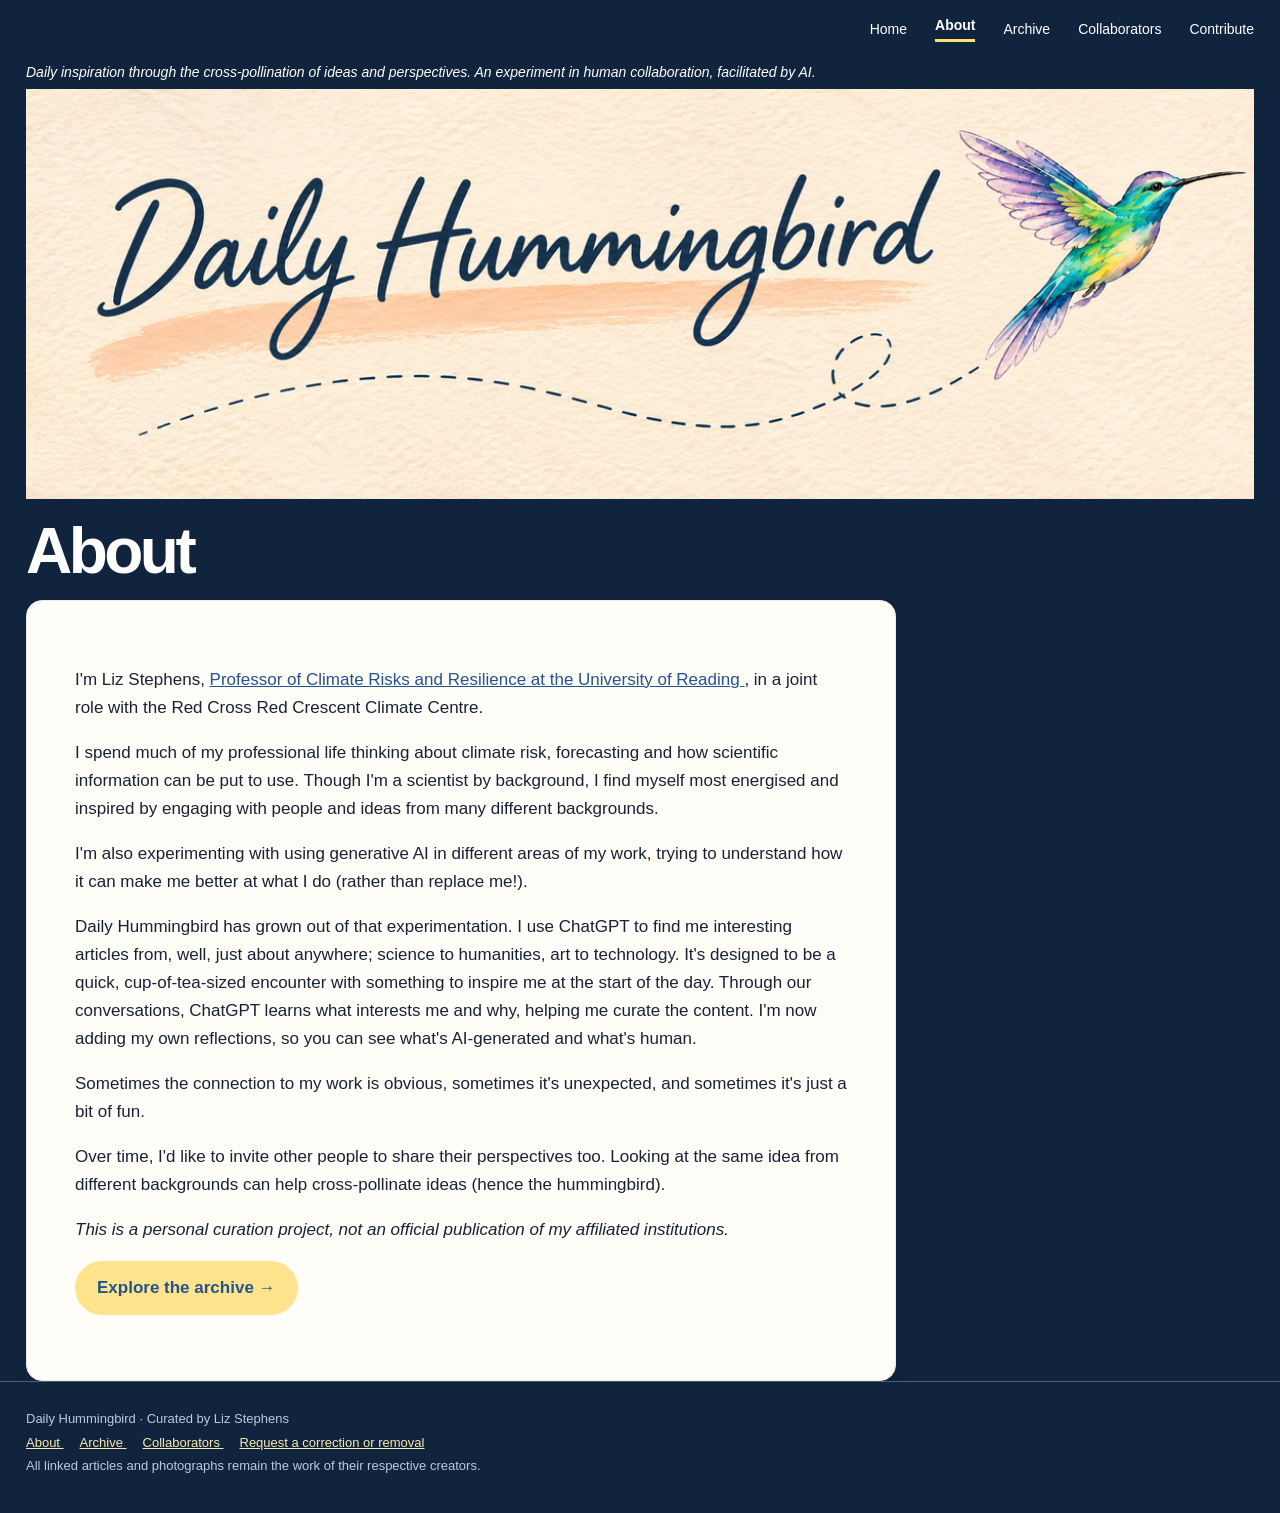
<file: about.html>
<!doctype html>
<html lang="en">
  <head>
    <meta charset="utf-8">
    <meta name="viewport" content="width=device-width, initial-scale=1">
    <meta name="theme-color" content="#10243d">
    <link rel="icon" type="image/svg+xml" href="assets/favicon.svg">
    <link rel="stylesheet" href="styles.css?v=20261031-mastwidth">
    <title>
      About · Daily Hummingbird
    </title>
  </head>
  <body>
    <header>
      <nav class="topnav wrap" aria-label="Main navigation">
        <a href="index.html" data-nav="home">
          Home
        </a>
        <a href="about.html" data-nav="about">
          About
        </a>
        <a href="archive.html" data-nav="archive">
          Archive
        </a>
        <a href="collaborators.html" data-nav="collaborators">
          Collaborators
        </a>
        <a href="index.html#coming-soon">
          Contribute
        </a>
      </nav>
      <p class="header-tagline wrap">Daily inspiration through the cross-pollination of ideas and perspectives. An experiment in human collaboration, facilitated by AI.</p>
      <section class="masthead">
        <div class="responsive-masthead">
          <picture class="responsive-masthead-picture">
            <source media="(max-width: 650px)" srcset="assets/hummingbird-mobile-transparent.png">
            <img src="assets/hummingbird-desktop-transparent.png" alt="Daily Hummingbird" style="display:block;width:100%;max-width:100%;height:auto;">
          </picture>
          
        </div>
      </section>
    </header>
    <main class="wrap">
      <h2 class="page-title">
        About
      </h2>
      <article class="copy-panel">
        <p>
          I'm Liz Stephens,
          <a href="https://research.reading.ac.uk/meteorology/people/liz-stephens/" target="_blank" rel="noopener noreferrer">
            Professor of Climate Risks and Resilience at the University of Reading
          </a>
          , in a joint role with the Red Cross Red Crescent Climate Centre.
        </p>
        <p>
          I spend much of my professional life thinking about climate risk, forecasting and how scientific information can be put to use. Though I'm a scientist by background, I find myself most energised and inspired by engaging with people and ideas from many different backgrounds.
        </p>
        <p>
          I'm also experimenting with using generative AI in different areas of my work, trying to understand how it can make me better at what I do (rather than replace me!).
        </p>
        <p>
          Daily Hummingbird has grown out of that experimentation. I use ChatGPT to find me interesting articles from, well, just about anywhere; science to humanities, art to technology. It's designed to be a quick, cup-of-tea-sized encounter with something to inspire me at the start of the day. Through our conversations, ChatGPT learns what interests me and why, helping me curate the content. I'm now adding my own reflections, so you can see what's AI-generated and what's human.
        </p>
        <p>
          Sometimes the connection to my work is obvious, sometimes it's unexpected, and sometimes it's just a bit of fun.
        </p>
        <p>
          Over time, I'd like to invite other people to share their perspectives too. Looking at the same idea from different backgrounds can help cross-pollinate ideas (hence the hummingbird).
        </p>
        <p>
          <em>
            This is a personal curation project, not an official publication of my affiliated institutions.
          </em>
        </p>
        <p>
          <a href="archive.html" class="pill">
            Explore the archive →
          </a>
        </p>
      </article>
    </main>
    <footer>
      <div class="wrap">
        Daily Hummingbird · Curated by Liz Stephens
        <br>
        <a href="about.html">
          About
        </a>
        <a href="archive.html">
          Archive
        </a>
        <a href="collaborators.html">
          Collaborators
        </a>
        <a href="contact.html">
          Request a correction or removal
        </a>
        <br>
        All linked articles and photographs remain the work of their respective creators.
      </div>
    </footer>
    <script>
      document.querySelector('[data-nav="about"]').setAttribute('aria-current','page')
    </script>
  </body>
</html>
</file>
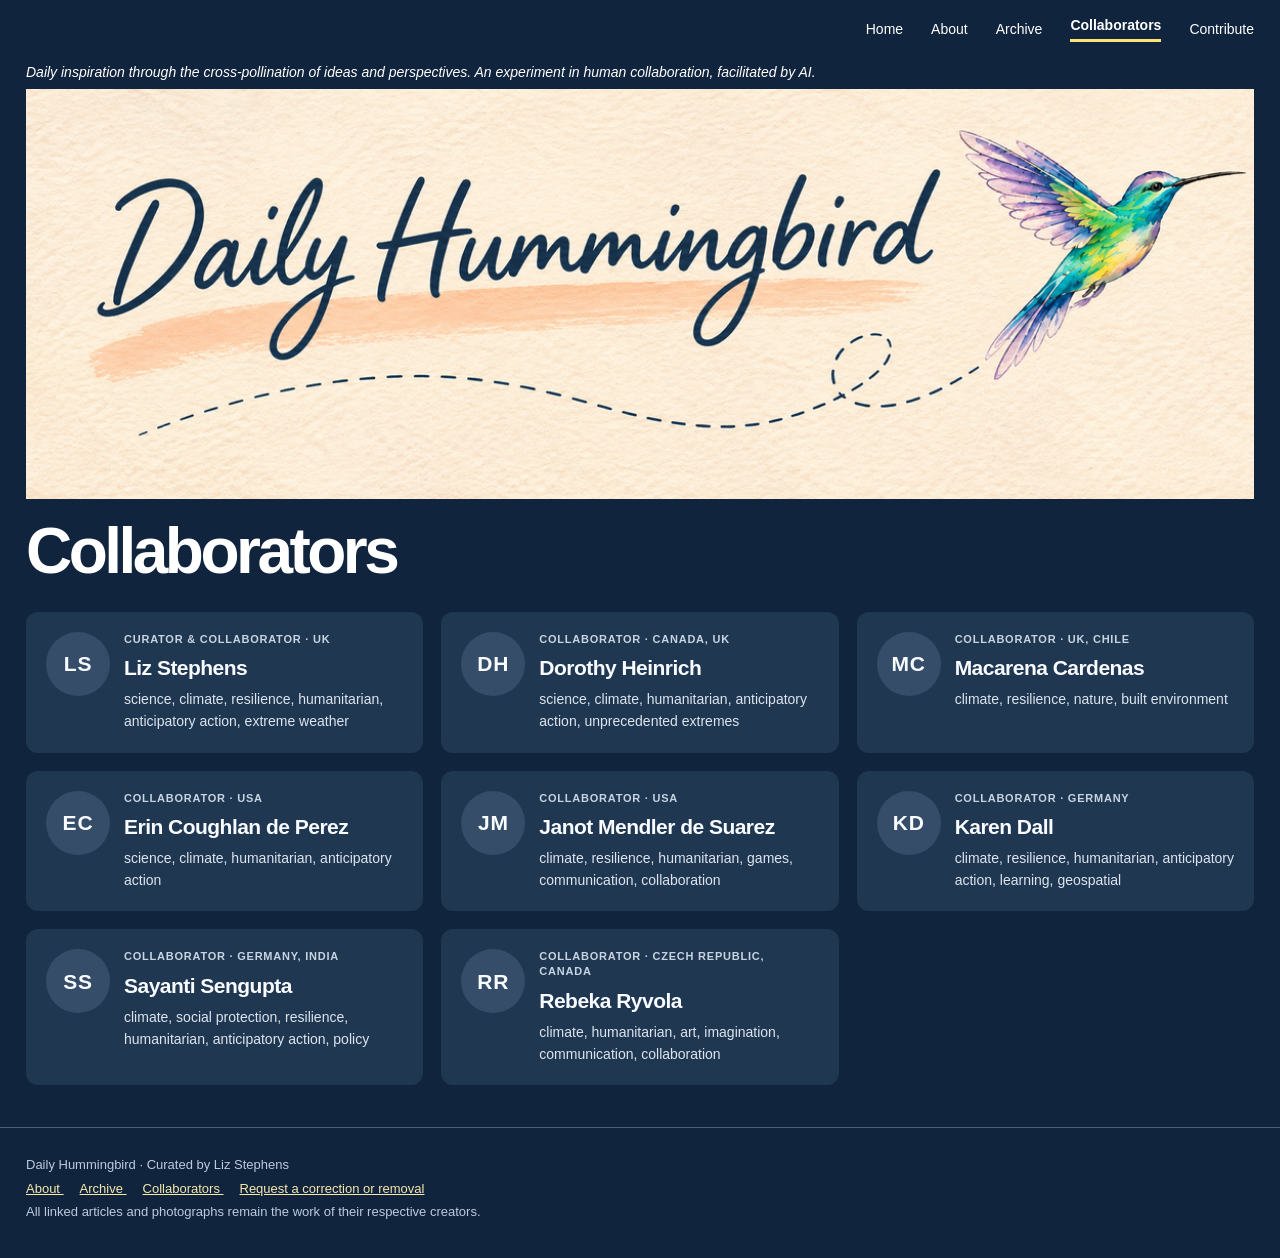
<file: collaborators.html>
<!doctype html>
<html lang="en">
  <head>
    <meta charset="utf-8">
    <meta name="viewport" content="width=device-width, initial-scale=1">
    <meta name="theme-color" content="#10243d">
    <link rel="icon" type="image/svg+xml" href="assets/favicon.svg">
    <link rel="stylesheet" href="styles.css?v=20261031-mastwidth">
    <title>
      Collaborators · Daily Hummingbird
    </title>
  </head>
  <body>
    <header>
      <nav class="topnav wrap" aria-label="Main navigation">
        <a href="index.html" data-nav="home">
          Home
        </a>
        <a href="about.html" data-nav="about">
          About
        </a>
        <a href="archive.html" data-nav="archive">
          Archive
        </a>
        <a href="collaborators.html" data-nav="collaborators">
          Collaborators
        </a>
        <a href="index.html#coming-soon">
          Contribute
        </a>
      </nav>
      <p class="header-tagline wrap">Daily inspiration through the cross-pollination of ideas and perspectives. An experiment in human collaboration, facilitated by AI.</p>
      <section class="masthead">
        <div class="responsive-masthead">
          <picture class="responsive-masthead-picture">
            <source media="(max-width: 650px)" srcset="assets/hummingbird-mobile-transparent.png">
            <img src="assets/hummingbird-desktop-transparent.png" alt="Daily Hummingbird" style="display:block;width:100%;max-width:100%;height:auto;">
          </picture>
          
        </div>
      </section>
    </header>
    <main class="wrap">
      <h2 class="page-title">Collaborators</h2>
      <section id="collaborators-list" class="collaborator-grid collaborator-grid-refined" aria-label="Daily Hummingbird collaborators">
        <article class="collaborator-card collaborator-profile">
          <img class="collaborator-avatar" src="https://www.climatecentre.org/wp-content/uploads/liz-01.png" alt="Portrait of Liz Stephens" loading="lazy">
          <div class="collaborator-info">
            <p class="collaborator-note">Curator &amp; Collaborator · UK</p>
            <h3><a href="https://uk.linkedin.com/in/lizstephens" target="_blank" rel="noopener noreferrer">Liz Stephens</a></h3>
            <p>science, climate, resilience, humanitarian, anticipatory action, extreme weather</p>
          </div>
        </article>
        <article class="collaborator-card collaborator-profile">
          <img class="collaborator-avatar" src="https://www.climatecentre.org/wp-content/uploads/admin-ajax.png" alt="Portrait of Dorothy Heinrich" loading="lazy">
          <div class="collaborator-info">
            <p class="collaborator-note">Collaborator · Canada, UK</p>
            <h3><a href="https://uk.linkedin.com/in/dorothy-heinrich" target="_blank" rel="noopener noreferrer">Dorothy Heinrich</a></h3>
            <p>science, climate, humanitarian, anticipatory action, unprecedented extremes</p>
          </div>
        </article>
        <article class="collaborator-card collaborator-profile">
          <img class="collaborator-avatar" src="https://i1.rgstatic.net/ii/profile.image/11431281093535734-1667235254071_Q512/Macarena-Cardenas-2.jpg" alt="Portrait of Macarena Cardenas" loading="lazy">
          <div class="collaborator-info">
            <p class="collaborator-note">Collaborator · UK, Chile</p>
            <h3><a href="https://uk.linkedin.com/in/macarena-l-c%C3%A1rdenas-phd-misep-cenv-45b8b712" target="_blank" rel="noopener noreferrer">Macarena Cardenas</a></h3>
            <p>climate, resilience, nature, built environment</p>
          </div>
        </article>
        <article class="collaborator-card collaborator-profile">
          <img class="collaborator-avatar" src="https://fic.tufts.edu/wp-content/uploads/Erin-Coughlan-2022.png" alt="Portrait of Erin Coughlan de Perez" loading="lazy">
          <div class="collaborator-info">
            <p class="collaborator-note">Collaborator · USA</p>
            <h3><a href="https://www.linkedin.com/in/erin-coughlan-de-perez-0ab33b31" target="_blank" rel="noopener noreferrer">Erin Coughlan de Perez</a></h3>
            <p>science, climate, humanitarian, anticipatory action</p>
          </div>
        </article>
        <article class="collaborator-card collaborator-profile">
          <img class="collaborator-avatar" src="https://i0.wp.com/waylandlibrary.org/wp-content/uploads/2022/12/3-JANOT-MENDLER-DE-SUAREZ.jpg?w=1965&amp;ssl=1" alt="Portrait of Janot Mendler de Suarez" loading="lazy">
          <div class="collaborator-info">
            <p class="collaborator-note">Collaborator · USA</p>
            <h3><a href="https://www.linkedin.com/in/janot-mendler-de-suarez-4952374" target="_blank" rel="noopener noreferrer">Janot Mendler de Suarez</a></h3>
            <p>climate, resilience, humanitarian, games, communication, collaboration</p>
          </div>
        </article>
        <article class="collaborator-card collaborator-profile">
          <img class="collaborator-avatar" src="https://www.anticipation-hub.org/Images/_processed_/9/2/csm_karen-dall_7c7f1e03bf.jpg" alt="Portrait of Karen Dall" loading="lazy">
          <div class="collaborator-info">
            <p class="collaborator-note">Collaborator · Germany</p>
            <h3><a href="https://www.linkedin.com/in/karendall/" target="_blank" rel="noopener noreferrer">Karen Dall</a></h3>
            <p>climate, resilience, humanitarian, anticipatory action, learning, geospatial</p>
          </div>
        </article>
        <article class="collaborator-card collaborator-profile">
          <img class="collaborator-avatar" src="https://www.climatecentre.org/wp-content/uploads/Sayanti-01.png" alt="Portrait of Sayanti Sengupta" loading="lazy">
          <div class="collaborator-info">
            <p class="collaborator-note">Collaborator · Germany, India</p>
            <h3><a href="https://de.linkedin.com/in/sayanti-sengupta-8b47a0100" target="_blank" rel="noopener noreferrer">Sayanti Sengupta</a></h3>
            <p>climate, social protection, resilience, humanitarian, anticipatory action, policy</p>
          </div>
        </article>
        <article class="collaborator-card collaborator-profile">
          <img class="collaborator-avatar" src="https://www.climatecentre.org/wp-content/uploads/Rebeka-01.png" alt="Portrait of Rebeka Ryvola" loading="lazy">
          <div class="collaborator-info">
            <p class="collaborator-note">Collaborator · Czech Republic, Canada</p>
            <h3><a href="https://www.linkedin.com/in/rebekaryvola/" target="_blank" rel="noopener noreferrer">Rebeka Ryvola</a></h3>
            <p>climate, humanitarian, art, imagination, communication, collaboration</p>
          </div>
        </article>
      </section>
    </main>
    <footer>
      <div class="wrap">
        Daily Hummingbird · Curated by Liz Stephens
        <br>
        <a href="about.html">
          About
        </a>
        <a href="archive.html">
          Archive
        </a>
        <a href="collaborators.html">
          Collaborators
        </a>
        <a href="contact.html">
          Request a correction or removal
        </a>
        <br>
        All linked articles and photographs remain the work of their respective creators.
      </div>
    </footer>
    <script src="collaborators.js?v=20261104" defer></script>
    <script>
      document.querySelector('[data-nav="collaborators"]').setAttribute('aria-current','page')
    </script>
  </body>
</html>
</file>
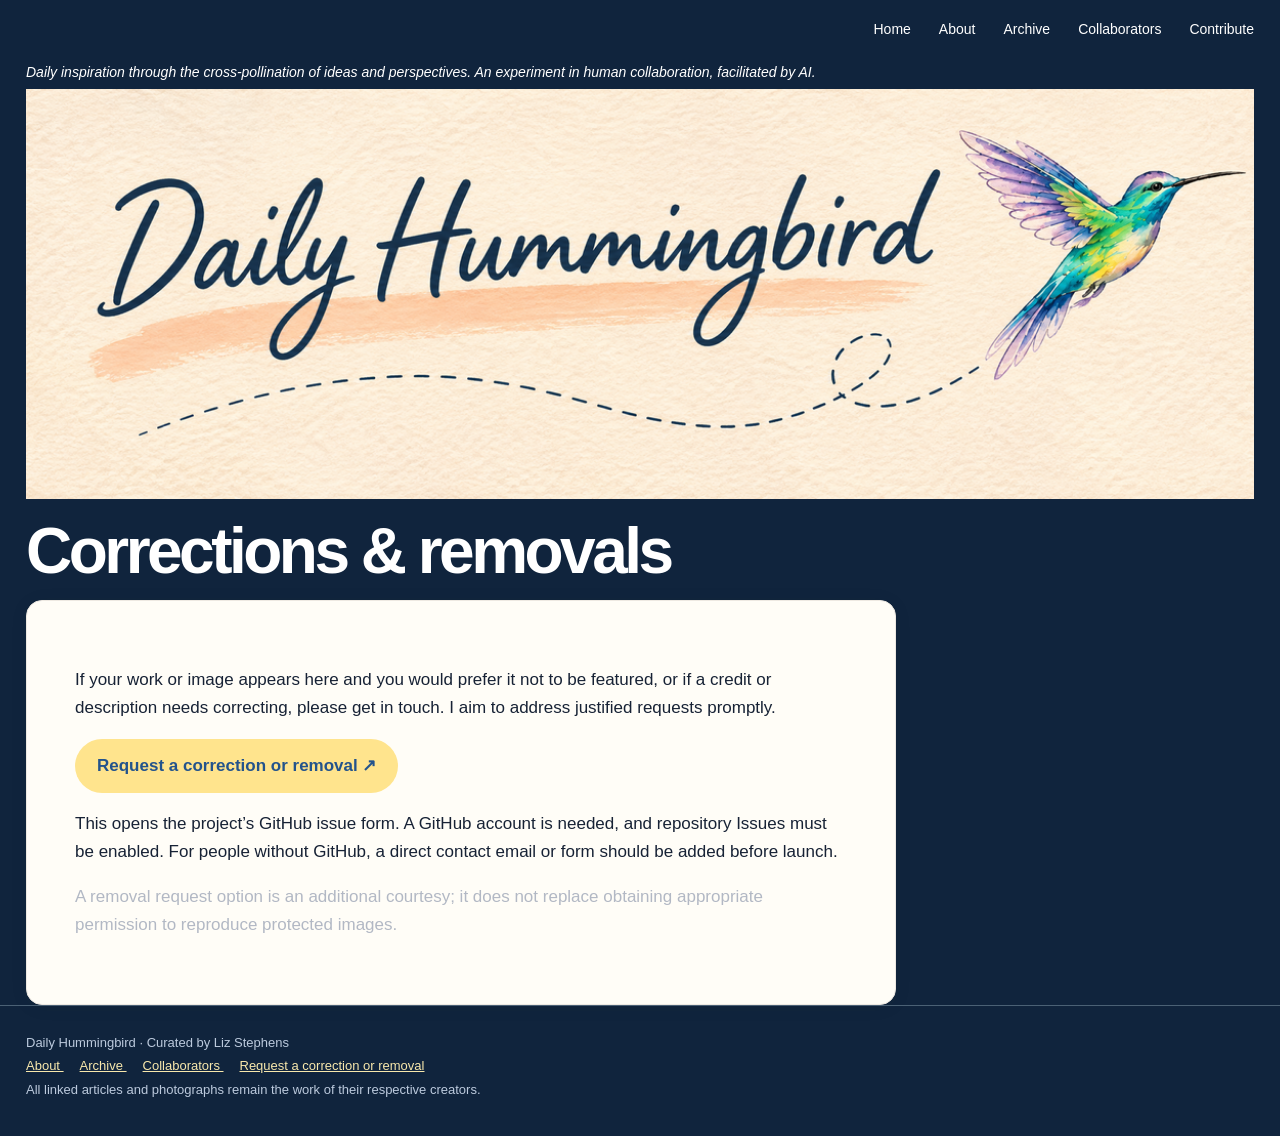
<file: contact.html>
<!doctype html>
<html lang="en">
  <head>
    <meta charset="utf-8">
    <meta name="viewport" content="width=device-width, initial-scale=1">
    <meta name="theme-color" content="#10243d">
    <link rel="icon" type="image/svg+xml" href="assets/favicon.svg">
    <link rel="stylesheet" href="styles.css?v=20261031-mastwidth">
    <title>
      Corrections & removals · Daily Hummingbird
    </title>
  </head>
  <body>
    <header>
      <nav class="topnav wrap" aria-label="Main navigation">
        <a href="index.html" data-nav="home">
          Home
        </a>
        <a href="about.html" data-nav="about">
          About
        </a>
        <a href="archive.html" data-nav="archive">
          Archive
        </a>
        <a href="collaborators.html" data-nav="collaborators">
          Collaborators
        </a>
        <a href="index.html#coming-soon">
          Contribute
        </a>
      </nav>
      <p class="header-tagline wrap">Daily inspiration through the cross-pollination of ideas and perspectives. An experiment in human collaboration, facilitated by AI.</p>
      <section class="masthead">
        <div class="responsive-masthead">
          <picture class="responsive-masthead-picture">
            <source media="(max-width: 650px)" srcset="assets/hummingbird-mobile-transparent.png">
            <img src="assets/hummingbird-desktop-transparent.png" alt="Daily Hummingbird" style="display:block;width:100%;max-width:100%;height:auto;">
          </picture>
          
        </div>
      </section>
    </header>
    <main class="wrap">
      <h2 class="page-title">
        Corrections &amp; removals
      </h2>
      <article class="copy-panel">
        <p>
          If your work or image appears here and you would prefer it not to be featured, or if a credit or description needs correcting, please get in touch. I aim to address justified requests promptly.
        </p>
        <p>
          <a class="pill" href="https://github.com/lizmstephens/inspiration/issues/new?title=Correction%20or%20removal%20request" target="_blank" rel="noopener noreferrer">
            Request a correction or removal ↗
          </a>
        </p>
        <p>
          This opens the project’s GitHub issue form. A GitHub account is needed, and repository Issues must be enabled. For people without GitHub, a direct contact email or form should be added before launch.
        </p>
        <p class="fine">
          A removal request option is an additional courtesy; it does not replace obtaining appropriate permission to reproduce protected images.
        </p>
      </article>
    </main>
    <footer>
      <div class="wrap">
        Daily Hummingbird · Curated by Liz Stephens
        <br>
        <a href="about.html">
          About
        </a>
        <a href="archive.html">
          Archive
        </a>
        <a href="collaborators.html">
          Collaborators
        </a>
        <a href="contact.html">
          Request a correction or removal
        </a>
        <br>
        All linked articles and photographs remain the work of their respective creators.
      </div>
    </footer>
  </body>
</html>
</file>
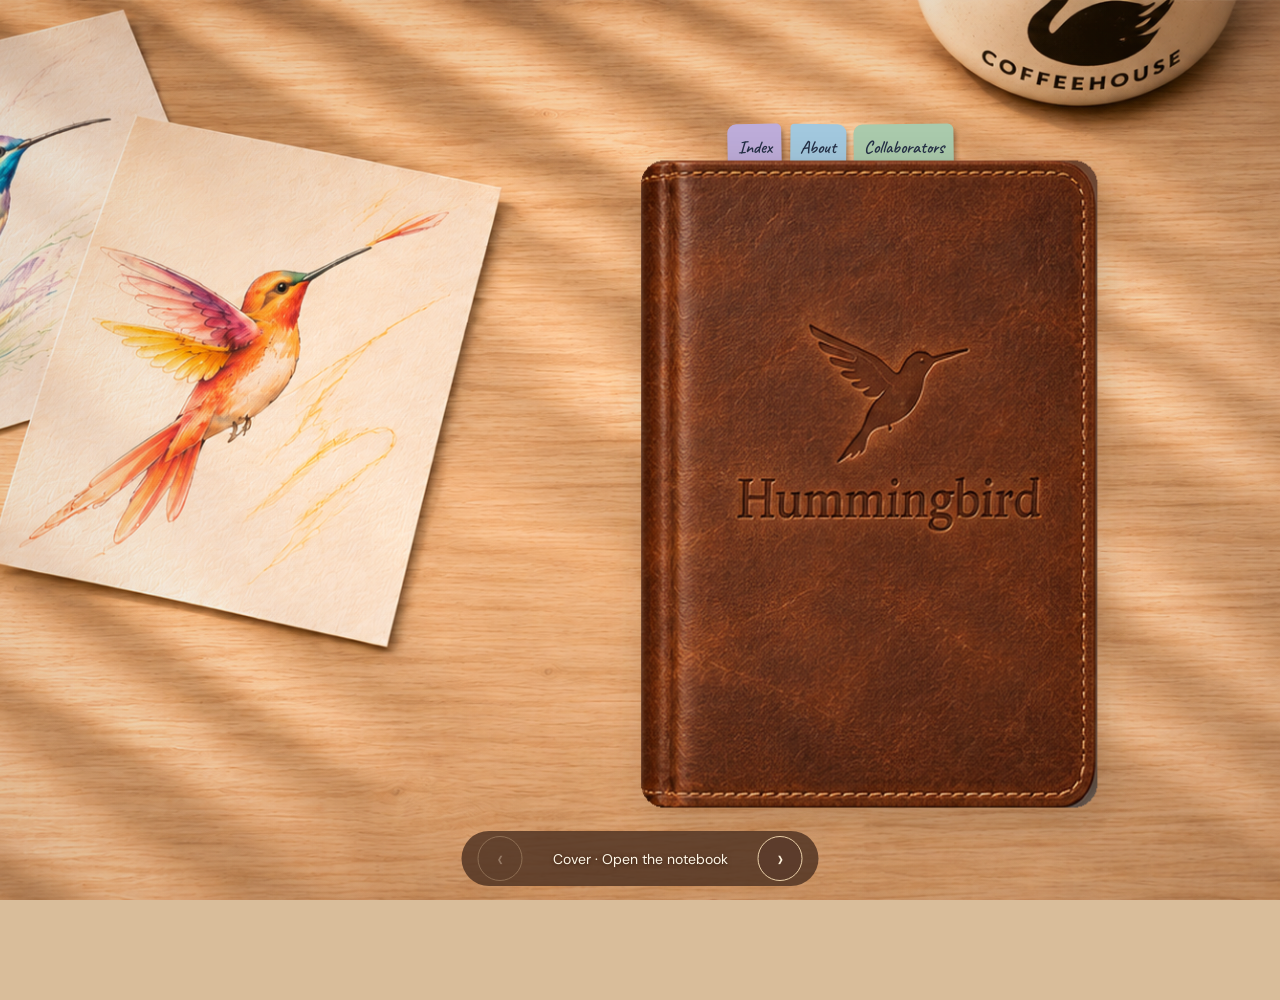
<file: notebook-angled.html>
<!doctype html>
<html lang="en">
<head>
<meta charset="utf-8"><meta name="viewport" content="width=device-width, initial-scale=1">
<meta name="theme-color" content="#10243d"><link rel="icon" href="assets/favicon.svg" type="image/svg+xml">
<title>Notebook experiment · Daily Hummingbird — Page-turn experiment</title>
<link href="https://fonts.googleapis.com/css2?family=DM+Sans:wght@400;500;600;700&family=Fraunces:opsz,wght@9..144,450;9..144,600;9..144,700&family=Caveat:wght@500;600;700&display=swap" rel="stylesheet">
<style>
:root{--navy:#10243d;--ink:#172942;--cream:#fff8e9;--gold:#ffe0a0}
*{box-sizing:border-box}body{margin:0;background:radial-gradient(ellipse at 50% 10%,#223b58,var(--navy) 75%);color:white;font-family:'DM Sans',Arial,sans-serif;min-height:100vh}
a{color:inherit}button,select{font:inherit}button{cursor:pointer}
.top{max-width:1120px;margin:0 auto;padding:23px 24px 8px;display:flex;justify-content:space-between;align-items:center;gap:24px}
.brand{font-size:clamp(23px,3.3vw,37px);font-weight:700;text-decoration:none;letter-spacing:-.045em}.brand em{color:#ffe18f;font-style:normal}
.top nav{display:flex;gap:19px;font-size:14px}.top nav a{text-decoration:none;opacity:.85}.top nav a:hover{text-decoration:underline}
.intro{text-align:center;max-width:790px;margin:0 auto;padding:6px 24px 10px}.intro p{color:#e4dfd4;font-size:15px;line-height:1.6;margin:3px 0}
.chapters{display:flex;gap:10px;justify-content:center;align-items:center;margin:12px auto 0;flex-wrap:wrap}
.chapters label{font-size:13px;color:#e6dbb9}select{max-width:min(80vw,390px);border:1px solid #9a9fa5;color:white;border-radius:18px;padding:9px 32px 9px 13px;background:#203b57}
.stage{position:relative;max-width:700px;margin:8px auto 0;min-height:610px;display:flex;align-items:center;justify-content:center;padding:15px}
#book{width:100%;max-width:1000px;margin:auto}#book .page{background:#faf2df;color:var(--ink);border:1px solid #d9c9ae;overflow:hidden}
.page-inner{height:100%;padding:clamp(23px,3vw,39px);position:relative;display:flex;flex-direction:column;overflow:hidden;background:radial-gradient(circle at 30% 25%,#fffdf2,#faf1db 80%);}
.page-inner:before{content:"";position:absolute;pointer-events:none;inset:11px;border:1px solid rgba(165,125,60,.11)}
.page .eyebrow{font-size:12px;letter-spacing:.14em;text-transform:uppercase;color:#78674d;font-weight:700;margin-bottom:13px}
.page h2{font-family:Fraunces,Georgia,serif;font-size:clamp(25px,3vw,38px);line-height:1.12;letter-spacing:-.025em;margin:0 0 14px}
.page .scribble{font-size:14px;font-style:italic;color:#675b4d;background:linear-gradient(transparent 55%,#ffe3a2 55%);align-self:flex-start;margin-bottom:14px}
.page .copy{font:400 clamp(15px,1.5vw,17px)/1.62 Georgia,serif;overflow-y:auto;min-height:0;scrollbar-width:thin;padding-right:4px}
.page .copy p{margin:0 0 14px}.page .copy p:first-child{font-weight:600}
.page .page-foot{font-size:11px;color:#7e705d;border-top:1px solid #e0d4c0;padding-top:9px;margin-top:auto;display:flex;justify-content:space-between;gap:10px}
.page .cover{background:linear-gradient(145deg,#294766,#132840 75%);color:#fff1c5;justify-content:center;align-items:center;text-align:center;border:13px solid #273f56;box-shadow:inset 0 0 0 2px #a78a56,inset 0 0 0 18px #182f4b}
.page .cover:before{inset:27px;border:1px solid #907951}.cover .bigbrand{font:600 clamp(38px,4vw,56px)/1.13 Fraunces,Georgia,serif;letter-spacing:-.035em;max-width:90%}.cover .cover-small{font-size:12px;letter-spacing:.23em;text-transform:uppercase;margin-bottom:24px}.cover .cover-ornament{font-size:60px;margin:14px 0;color:#f6cf79}.cover .cover-tail{font-size:14px;max-width:260px;line-height:1.5}
.paper-photo{margin:2px 0 13px;padding:7px;background:#fff;box-shadow:0 3px 10px #49371c25;transform:rotate(-1deg)}
.paper-photo img{width:100%;height:clamp(95px,17vw,165px);object-fit:cover;display:block}.photo-credit{font-size:10px;color:#746b5c;line-height:1.3;margin-top:5px}.photo-credit a{color:#314767}
.tags{display:flex;flex-wrap:wrap;gap:6px;margin-bottom:12px}.tag{font-size:11px;color:#344555;background:#e7eddb;border-radius:15px;padding:4px 8px}
.story-links{font-size:13px;margin-top:12px}.story-links a{color:#243e60;font-weight:700}
.reflection-head{border-bottom:4px solid #f3dda7;padding-bottom:7px;align-self:flex-start}
.reflection .copy{margin-top:24px;font-size:clamp(17px,1.6vw,20px);line-height:1.68}
.doodle{position:absolute;bottom:53px;right:26px;color:#aa8650;font-size:27px;opacity:.85;pointer-events:none}
.endpage{text-align:center;justify-content:center;align-items:center;gap:15px}.endpage h2{font-size:35px}.endpage p{line-height:1.6;font-family:Georgia,serif}.endpage a{color:#183a5d}
.controls{max-width:880px;margin:5px auto 25px;padding:0 25px;display:flex;gap:15px;align-items:center;justify-content:center}
.controls button{height:45px;width:45px;background:transparent;color:#ffe4a1;border:1px solid #d6ba79;border-radius:50%;font-size:24px}
.controls button:hover{background:#ffffff1e}.controls button:disabled{opacity:.3;cursor:not-allowed}
#page-label{min-width:205px;text-align:center;color:#f5e8c4;font-size:14px}
.bird{position:absolute;top:0;left:calc(50% + 340px);width:63px;height:45px;pointer-events:none;transition:transform .5s,opacity .5s;z-index:10}
.bird svg{width:100%;height:100%}.bird.jump{transform:translateY(-17px) rotate(-8deg)}
.fallback{max-width:650px;margin:15px auto;padding:0 20px}.fallback .page{display:block;margin:0 0 20px;min-height:460px;border-radius:8px}.fallback .page-inner{min-height:460px}.fallback-message{color:#eee;max-width:600px;margin:0 auto 15px}
@media(max-width:700px){.top{padding:16px 20px;display:block;text-align:center}.top nav{justify-content:center;margin-top:12px;flex-wrap:wrap}.intro p{font-size:13px}.stage{min-height:480px;padding:12px 4px}.bird{left:auto;right:15px;top:4px;width:44px}.controls{margin-top:10px}.page .page-inner{padding:23px}.page .copy{font-size:15px}.reflection .copy{font-size:17px}.paper-photo img{height:120px}}
@media(prefers-reduced-motion:reduce){.bird{transition:none}}

/* Notebook experiment: everyday worn leather on a warm coffee-shop table.
   Entirely CSS-based, with no generated or remotely loaded background image. */
body{
 background-color:#805336;
 background-image:
   linear-gradient(90deg,rgba(41,24,13,.28) 0 1px,transparent 2px 100%),
   repeating-linear-gradient(94deg,transparent 0 18px,rgba(54,29,15,.09) 19px 21px,transparent 24px 47px,rgba(245,200,136,.07) 50px 52px),
   repeating-linear-gradient(0deg,rgba(48,27,15,.12) 0 2px,transparent 3px 170px,rgba(35,21,12,.23) 171px 175px,rgba(225,175,111,.12) 177px 179px,transparent 180px 355px),
   radial-gradient(ellipse at 50% 6%,rgba(249,202,137,.48),transparent 70%),
   linear-gradient(95deg,#623c26,#996742 25%,#805031 52%,#a67349 78%,#68432c);
 background-size:100% 100%,100% 100%,100% 100%,100% 100%,100% 100%;
}
body:before{content:"";pointer-events:none;position:fixed;inset:0;background:radial-gradient(ellipse at center,transparent 35%,rgba(33,20,12,.22));z-index:0}
body>header,body>.intro,body>.chapters,body>main{position:relative;z-index:1}
.top{background:rgba(31,27,26,.13);border-radius:0 0 12px 12px}
.intro p,.chapters label{color:#fff4e7;text-shadow:0 1px 3px #301b13}
.chapters select{background:#59402f;border-color:#c5a788}
.stage{filter:drop-shadow(0 22px 20px rgba(26,13,8,.43))}
#book .page{background:#f8f7f0;border-color:#ddd9cb}
.page-inner{
 background-color:#f9f8f2;
 background-image:
   repeating-linear-gradient(to bottom,transparent 0,transparent 30px,rgba(111,143,158,.15) 31px,transparent 32px),
   linear-gradient(115deg,rgba(255,255,255,.86),rgba(246,243,232,.65));
 background-size:100% 32px,100% 100%;
}
.page-inner:before{border-color:rgba(107,124,125,.07)}
.page .cover{
 background-color:#70513f;
 background-image:
   repeating-linear-gradient(92deg,rgba(35,22,17,.035) 0 1px,transparent 2px 5px),
   radial-gradient(circle at 80% 12%,rgba(242,205,160,.12),transparent 50%),
   radial-gradient(circle at 20% 90%,rgba(40,25,19,.21),transparent 52%),
   linear-gradient(118deg,#604433,#81624a 42%,#634a3a 85%);
 color:#c7ad87;
 border:9px solid #674b38;
 border-radius:19px;
 box-shadow:
   inset 0 0 0 1px rgba(255,226,179,.21),
   inset 11px 0 15px rgba(45,28,20,.28),
   inset -3px 1px 9px rgba(41,24,17,.2);
}
#book .coverpage{border-radius:20px;overflow:hidden;border:1px solid #483125}
.page .cover:before{inset:12px;border:1px dashed rgba(218,184,139,.37);border-radius:12px}
.cover .bigbrand{
 color:#b89a73;
 font:600 clamp(34px,4vw,51px)/1.2 Fraunces,Georgia,serif;
 letter-spacing:-.045em;
 text-shadow:0 1px 1px rgba(241,205,156,.25),0 -1px 1px rgba(34,21,15,.7);
 transform:rotate(-2deg);
}
.controls button{background:#684730b0;border-color:#efd4a8;color:#fff0d3}
.controls button:hover{background:#4b3025}
#page-label{color:#fff6e6;text-shadow:0 1px 3px #3b2113}
@media(max-width:700px){.stage{filter:drop-shadow(0 12px 12px rgba(26,13,8,.4))}}

/* Photo-backed journal experiment: keep the working StPageFlip mechanism. */
body{
 background-color:#a77955;
 background-image:linear-gradient(rgba(79,53,33,.12),rgba(79,53,33,.14)),url('https://unsplash.com/photos/XnpWqPZNfXE/download?force=true&w=1800');
 background-position:center center;
 background-size:cover;
 background-repeat:no-repeat;
 background-attachment:fixed;
}
body:before{background:radial-gradient(ellipse at 50% 50%,transparent 40%,rgba(45,26,15,.16));}
.top{background:rgba(42,32,24,.25);backdrop-filter:blur(2px)}
.stage{filter:drop-shadow(0 20px 22px rgba(36,19,11,.4))}
#book .coverpage{border:0!important;border-radius:22px 15px 15px 22px!important;background:#664532;overflow:hidden;box-shadow:3px 6px 0 #4c3225,8px 14px 15px #28180c77}
.page .cover{background:none!important;border:0!important;border-radius:inherit!important;box-shadow:none!important;padding:0!important}
.page .cover:before{content:none!important}
.journal-cover-art{display:block;width:100%;height:100%;object-fit:cover;object-position:center;user-select:none}
#book .page:not(.coverpage){background:#f9f8f2;border-color:#e0dacd}
.page-inner:not(.cover){
 background-color:#faf9f3;
 background-image:repeating-linear-gradient(to bottom,transparent 0 29px,rgba(114,145,166,.17) 30px,transparent 31px),linear-gradient(105deg,#fffdf8,#f7f5ee);
 background-size:100% 31px,100% 100%;
}
.page-inner:not(.cover):before{border-color:rgba(113,111,105,.06)}
.controls button{background:rgba(74,48,32,.7);border-color:#eee0c6;color:#fff2df}
#page-label{color:#fff8ea;text-shadow:0 1px 3px #3e2418}
@media(max-width:700px){body{background-attachment:scroll}}
/* Reliable locally served tabletop; no external hotlink redirects. */
body{background-color:#c9a17d!important;background-image:url('assets/table.jpg')!important;background-position:center!important;background-size:cover!important;background-repeat:no-repeat!important;background-attachment:fixed!important}
@media(max-width:700px){body{background-attachment:scroll!important}}

/* Journal refinement — softly rounded, unruled paper and quieter typography. */
#book .page:not(.coverpage){border-radius:15px!important;overflow:hidden!important}
#book .page:not(.coverpage) .page-inner{
  border-radius:14px;
  background:#fbf9f2!important;
  background-image:linear-gradient(110deg,rgba(255,255,255,.8),rgba(244,239,226,.35))!important;
  background-size:100% 100%!important;
}
#book .page:not(.coverpage) .page-inner:before{border-radius:10px}
#book .reflection .copy{font-size:clamp(14px,1.35vw,16px);line-height:1.58;margin-top:17px}
#book .reflection .copy p{font-weight:400}
#book .page .page-foot{position:relative;z-index:1}
#book .page .doodle{width:58px;height:54px;right:26px;bottom:55px;opacity:.4}
#book .page .doodle svg{width:100%;height:100%;fill:none;stroke:#9b7952;stroke-width:1.65;stroke-linecap:round;stroke-linejoin:round}
@media(max-width:700px){
 #book .reflection .copy{font-size:14px;line-height:1.53;margin-top:14px}
 #book .page .doodle{width:43px;height:40px;right:17px;bottom:46px}
}

/* Mobile-first journal refinements, November 2026 */
.top{justify-content:center;padding:11px 16px 6px;background:transparent}
.top nav{justify-content:center;gap:clamp(22px,7vw,52px);font-size:14px}
.chapters{margin:8px auto 0;padding:0 14px;gap:8px}
.chapters label{font-size:12px}
.chapters select{max-width:min(78vw,430px);font-size:13px;padding:8px 28px 8px 12px}
.stage{margin-top:0;padding-top:8px}
#book .page:not(.coverpage){background:#fff4df!important;border-color:#eadcc4!important;border-radius:15px!important}
#book .page:not(.coverpage) .page-inner{
 background-color:#fff4df!important;
 background-image:radial-gradient(circle,rgba(163,130,94,.17) .75px,transparent 1px)!important;
 background-size:17px 17px!important;
 border-radius:14px!important;
}
#book .page:not(.coverpage) .page-inner:before{border-radius:10px}
.page-logo{position:absolute;right:22px;top:18px;width:31px;height:31px;object-fit:contain;opacity:.75;z-index:2;pointer-events:none}
#book .page .eyebrow{padding-right:37px}
#book .page h2{align-self:flex-start;max-width:100%;background:linear-gradient(to bottom,transparent 56%,rgba(255,190,158,.52) 56%,rgba(255,190,158,.52) 89%,transparent 89%);box-decoration-break:clone;-webkit-box-decoration-break:clone;padding:0 3px}
#book .reflection-head{border-bottom:0}
#book .page .copy{overflow-y:auto!important;overscroll-behavior:contain;-webkit-overflow-scrolling:touch;touch-action:pan-y;user-select:text}
#book .story .copy p:first-child{font-weight:400}
#book .reflection .copy{font-size:clamp(14px,1.35vw,16px);line-height:1.58}
@media(max-width:700px){
 .top{padding:9px 12px 3px}
 .top nav{margin:0;gap:28px;font-size:14px}
 .chapters{margin:7px auto 0}
 .chapters label{display:none}
 .chapters select{max-width:calc(100vw - 30px);width:100%;font-size:13px}
 .stage{padding:5px 4px;min-height:440px}
 #book .page .page-inner{padding:19px}
 #book .page .eyebrow{font-size:10px;letter-spacing:.09em}
 #book .page h2{font-size:clamp(23px,6vw,30px)}
 #book .page .copy{font-size:14px;line-height:1.52}
 #book .reflection .copy{font-size:14px;line-height:1.55}
 .page-logo{width:25px;height:25px;right:15px;top:14px}
}

/* Tactile book paper, handwritten headings and a loose peach marker stroke. */
.stage{filter:drop-shadow(0 24px 20px rgba(45,25,13,.52)) drop-shadow(0 7px 5px rgba(35,19,10,.24))!important}
#book{filter:drop-shadow(0 7px 9px rgba(37,20,12,.22))}
#book .page:not(.coverpage){border:1px solid #e2cfac!important;box-shadow:inset 0 0 14px rgba(112,81,45,.1),0 3px 7px rgba(53,30,15,.24)!important}
#book .page:not(.coverpage) .page-inner{
 background-color:#fff3db!important;
 background-image:
  linear-gradient(90deg,rgba(85,58,33,.13),transparent 10%,transparent 87%,rgba(109,73,35,.12)),
  radial-gradient(circle,rgba(151,113,74,.14) .7px,transparent 1px)!important;
 background-size:100% 100%,17px 17px!important;
 box-shadow:inset 8px 0 18px -13px rgba(74,47,27,.5),inset -7px 0 17px -13px rgba(74,47,27,.4)!important;
}
#book .page .eyebrow{
 font-family:'Caveat','Segoe Print',cursive;
 font-size:clamp(19px,2.5vw,25px);
 font-weight:600;letter-spacing:0;text-transform:none;
 color:#866443;margin-bottom:9px;line-height:1.1
}
#book .page h2{
 font-family:'Caveat','Segoe Print',cursive!important;
 font-size:clamp(34px,4vw,49px);font-weight:700;
 line-height:1.12;letter-spacing:0;
 background:none!important;position:relative;isolation:isolate;
 padding:0 6px 4px 2px;margin-bottom:16px
}
#book .page h2:before{
 content:"";position:absolute;left:-6px;right:-12px;top:45%;height:54%;
 background:#f7bd9e;opacity:.55;z-index:-1;
 border-radius:48% 12% 35% 16% / 30% 45% 35% 35%;
 transform:rotate(-1.8deg) skewX(-8deg);
 clip-path:polygon(0 24%,4% 9%,36% 3%,73% 8%,97% 0,100% 34%,98% 83%,67% 92%,28% 100%,2% 83%);
}
#book .page .page-foot{display:none!important}
#book .page .story-links{margin-top:auto;padding-top:12px}
#book .reflection .copy{margin-top:10px}
@media(max-width:700px){
 #book .page .eyebrow{font-size:19px;letter-spacing:0}
 #book .page h2{font-size:clamp(32px,8vw,41px);margin-bottom:12px}
 .stage{filter:drop-shadow(0 14px 13px rgba(45,25,13,.5))!important}
}

/* Leather boards visible beneath the smaller paper block. */
.stage{isolation:isolate;filter:none!important;position:relative}
.stage:before{
 content:"";position:absolute;z-index:-2;
 width:calc(100% - 18px);max-width:1020px;
 top:4px;bottom:4px;left:50%;transform:translateX(-50%);
 border-radius:22px 16px 19px 22px;
 background:
 linear-gradient(90deg,rgba(36,21,14,.28),transparent 9%,transparent 91%,rgba(30,18,12,.32)),
 repeating-linear-gradient(92deg,rgba(30,20,15,.06) 0 1px,transparent 1px 5px),
 linear-gradient(135deg,#6b4935,#856048 43%,#5e402f);
 border:2px solid #4e3326;
 box-shadow:0 17px 19px rgba(34,19,10,.47),0 28px 30px rgba(34,19,10,.25),inset 0 0 0 2px rgba(224,178,120,.17);
 pointer-events:none;
}
#book{filter:none!important;position:relative;z-index:1}
#book .page:not(.coverpage) .page-inner{
 height:calc(100% - 12px)!important;
 margin:6px 7px!important;
 width:calc(100% - 14px)!important;
 border:1px solid rgba(199,172,129,.5);
 border-radius:10px 15px 15px 10px!important;
 box-shadow:inset 11px 0 15px -14px rgba(59,36,18,.75),inset -6px 0 11px -10px rgba(67,42,23,.5),0 2px 4px rgba(45,29,15,.2)!important;
}
#book .page:not(.coverpage){background:#e8d9bc!important;border-color:#d2b994!important}
#book .page-logo{width:39px;height:39px;right:22px;top:19px}
.stage.open-book:after{content:"";pointer-events:none;position:absolute;z-index:-1;top:15px;bottom:15px;left:50%;width:2px;background:linear-gradient(90deg,#493121,#bca88b);box-shadow:0 0 9px 4px rgba(56,33,16,.23)}
@media(max-width:700px){
 .stage{padding:13px 13px 17px 22px!important}
 .stage:before{width:calc(100% - 12px);top:5px;bottom:6px;border-radius:20px 13px 13px 20px}
 .stage.open-book:after{
  left:8px;top:13px;bottom:14px;width:24px;
  border-radius:10px 2px 2px 10px;
  background:repeating-linear-gradient(90deg,#e4d1ae 0 2px,#fbefd7 3px 6px,#ead9bb 7px 8px);
  border-right:3px solid #75543b;
  box-shadow:inset 6px 0 8px rgba(63,38,22,.23),4px 0 9px rgba(51,30,16,.3);
 }
 #book .page-logo{width:34px;height:34px;right:15px;top:15px}
 #book .page:not(.coverpage) .page-inner{margin:5px 6px!important;width:calc(100% - 12px)!important;height:calc(100% - 10px)!important}
}

/* Use the actual uploaded leather journal artwork, not a CSS approximation. */
.stage:before{
 background:#6b4935 url('assets/journal.png') center center / 100% 100% no-repeat!important;
 border:0!important;
 border-radius:20px!important;
 box-shadow:0 16px 22px rgba(35,20,11,.48),0 27px 32px rgba(35,20,11,.22)!important;
}
.stage:not(.open-book):before{display:none!important}
.stage.open-book:before{display:block!important}
.stage.open-book:after{display:none!important}
#book .page:not(.coverpage){background:transparent!important;border:0!important;box-shadow:none!important}
#book .page:not(.coverpage) .page-inner{
 margin:10px 13px!important;width:calc(100% - 26px)!important;height:calc(100% - 20px)!important;
 border:1px solid #d9c7a6!important;
 box-shadow:inset 12px 0 16px -14px rgba(49,28,15,.7),0 2px 5px rgba(42,24,13,.27)!important;
}
@media(max-width:700px){
 .stage.open-book{padding-left:31px!important;padding-right:13px!important}
 .stage.open-book:before{left:50%;width:calc(100% - 8px);top:3px;bottom:4px}
 .stage.open-book:after{display:block!important;left:8px;top:17px;bottom:17px;width:24px;position:absolute;z-index:0;content:"";border-radius:4px 0 0 4px;background:repeating-linear-gradient(90deg,#e4d1ae 0 2px,#fff0d5 3px 5px,#ddc8a5 6px 7px);box-shadow:inset 5px 0 8px #52321c55,3px 0 6px #37211555}
 #book .page:not(.coverpage) .page-inner{margin:7px 8px!important;width:calc(100% - 16px)!important;height:calc(100% - 14px)!important}
}

/* Fixed-size cover; open spread continues beyond the mobile viewport. */
.stage{--sunbeam:linear-gradient(115deg,transparent 17%,rgba(255,244,213,.13) 31%,rgba(255,251,229,.22) 40%,rgba(255,248,224,.10) 48%,transparent 63%);position:relative}
.stage.open-book:before{background-image:var(--sunbeam),url('assets/journal.png')!important;background-size:100% 100%,100% 100%!important}
.stage.open-book .page-inner:not(.cover):after{
 content:"";position:absolute;inset:0;pointer-events:none;z-index:5;
 background:var(--sunbeam);mix-blend-mode:soft-light;border-radius:inherit;
}
@media(max-width:700px){
 html,body{overflow-x:hidden}
 .stage{padding:13px 13px 17px 22px!important}
 .stage.open-book{padding:13px 13px 17px 22px!important}
 .stage.open-book:before{
  width:calc(100% - 12px)!important;
  left:50%!important;
  top:5px!important;bottom:6px!important;
  background-size:100% 100%,100% 100%!important;
 }
 /* A second leather board and a cream left leaf run off the screen.
    The right board retains exactly the closed cover's dimensions. */
 .stage.open-book{isolation:isolate}
 .stage.open-book .page-inner:not(.cover){position:relative}
 .stage.open-book:after{
  content:""!important;display:block!important;position:absolute!important;
  left:calc(-100vw + 25px)!important;right:auto!important;
  width:calc(100vw - 9px)!important;top:5px!important;bottom:6px!important;
  z-index:-1!important;border:0!important;
  border-radius:18px 3px 3px 18px!important;
  background-image:var(--sunbeam),linear-gradient(90deg,rgba(80,49,26,.13),transparent 14%,transparent 88%,rgba(65,41,22,.24)),radial-gradient(circle,rgba(151,113,74,.14) .7px,transparent 1px),url('assets/journal.png')!important;
  background-size:100% 100%,100% 100%,17px 17px,100% 100%!important;
  background-color:#fff3db!important;
  box-shadow:inset -12px 0 18px -11px rgba(47,28,16,.55),0 15px 21px rgba(35,20,11,.45)!important;
 }
}

/* Correct the open spread: a genuine paper leaf to the left of the gutter. */
@media(max-width:700px){
 .stage.open-book{overflow:visible!important}
 .stage.open-book:after{
  content:""!important;display:block!important;
  position:absolute!important;
  left:calc(-100vw + 22px)!important;
  width:calc(100vw + 5px)!important;
  top:21px!important;bottom:23px!important;
  z-index:0!important;
  border:1px solid #d7c29f!important;
  border-radius:17px 4px 4px 17px!important;
  background-color:#fff2d9!important;
  background-image:
   linear-gradient(90deg,rgba(255,255,255,.12) 0%,transparent 65%,rgba(91,59,32,.19) 96%,rgba(61,39,24,.32) 100%),
   radial-gradient(circle,rgba(151,113,74,.14) .7px,transparent 1px)!important;
  background-size:100% 100%,17px 17px!important;
  box-shadow:inset -13px 0 16px -11px rgba(60,37,18,.5),0 6px 10px rgba(36,22,11,.3)!important;
  pointer-events:none;
 }
 .stage.open-book:before{
  background-image:url('assets/journal.png')!important;
  background-size:100% 100%!important;
 }
 .stage.open-book #book{z-index:1}
}
/* Light and page curvature: visible over the entire page, but never over text as an opaque layer. */
#book .page:not(.coverpage) .page-inner{
 background-image:
  linear-gradient(105deg,rgba(85,57,31,.23) 0%,rgba(92,62,35,.09) 7%,transparent 19%,transparent 77%,rgba(101,65,32,.13) 96%,rgba(84,52,26,.2) 100%),
  linear-gradient(128deg,transparent 10%,rgba(255,255,245,.62) 25%,rgba(255,250,225,.35) 39%,transparent 54%,rgba(110,77,45,.09) 74%,transparent 86%),
  radial-gradient(circle,rgba(151,113,74,.14) .7px,transparent 1px)!important;
 background-size:100% 100%,100% 100%,17px 17px!important;
 box-shadow:inset 17px 0 19px -14px rgba(55,34,17,.52),inset -8px 0 12px -10px rgba(70,44,23,.36),0 2px 5px rgba(42,24,13,.27)!important;
}
#book .page-inner:not(.cover):after{
 background:linear-gradient(118deg,transparent 12%,rgba(255,255,244,.29) 25%,rgba(255,255,238,.18) 39%,transparent 56%,rgba(76,48,28,.055) 72%,transparent 84%)!important;
 mix-blend-mode:normal!important;
}

/* Trim the light border of the journal artwork without changing its apparent size. */
.stage.open-book:before{
 background-size:100% 100%,calc(100% + 24px) calc(100% + 24px)!important;
 background-position:center,center!important;
 background-repeat:no-repeat!important;
 overflow:hidden!important;
}
@media(max-width:700px){
 .stage.open-book:before{
  background-image:url('assets/journal.png')!important;
  background-size:calc(100% + 22px) calc(100% + 22px)!important;
  background-position:center!important;
 }
}

/* Tabs are attached to the notebook, not a separate navigation bar. */
.stage{padding-top:32px!important}
.journal-tabs{position:absolute;z-index:20;top:0;right:30px;display:flex;gap:8px}
.journal-tabs button{border:1px solid #aa795c;border-bottom:0;background:#e7bc94;color:#4c3227;border-radius:10px 10px 0 0;padding:10px 18px 13px;font:600 19px 'Caveat',cursive;box-shadow:0 -2px 7px #3e241b40}
.journal-tabs button:nth-child(2){background:#f0d8ac}
.journal-tabs button:focus-visible{outline:3px solid #10243d}
.stage:not(.open-book):before{display:none!important}
#book .coverpage .journal-cover-art{object-fit:cover;transform:scale(1.055);transform-origin:center}
#book .coverpage{overflow:hidden!important}
.stage.open-book:after{pointer-events:none!important}
.stage.open-book:before{pointer-events:none!important}
#book .page{touch-action:pan-y}
.person-photo{margin:5px auto 15px;max-width:230px;width:75%;padding:7px 7px 17px;background:#fff9ec;box-shadow:0 3px 12px #4b2c1930;transform:rotate(-1.5deg)}
.person-photo img{display:block;width:100%;height:190px;object-fit:cover}
.person-copy{font-size:15px!important;line-height:1.5!important}
.about-copy{font-size:14px!important;line-height:1.5!important}
.about-copy p{margin-bottom:12px}
@media(max-width:700px){
 .stage{padding-top:32px!important}
 .journal-tabs{top:0;right:20px;gap:6px}
 .journal-tabs button{font-size:17px;padding:7px 12px 10px}
 .stage.open-book:after{border-radius:18px 15px 15px 18px!important}
 .person-photo{max-width:185px}
 .person-photo img{height:145px}
}

/* Left-hand leaf: paper inset inside a visible leather board, matching right corners. */
@media(max-width:700px){
 .stage.open-book:after{
  border:10px solid transparent!important;
  border-radius:21px 17px 17px 21px!important;
  background-image:
   linear-gradient(100deg,rgba(102,67,37,.12),transparent 60%,rgba(75,47,27,.26)),
   radial-gradient(circle,rgba(151,113,74,.14) .7px,transparent 1px),
   url('assets/journal.png')!important;
  background-origin:padding-box,padding-box,border-box!important;
  background-clip:padding-box,padding-box,border-box!important;
  background-size:100% 100%,17px 17px,100% 100%!important;
  background-color:#fff2d9!important;
 }
}

/* The section tabs belong behind the open paper, not over the book. */
.journal-tabs{z-index:0!important;top:3px!important;right:24px!important;visibility:hidden;pointer-events:none}
.stage.open-book .journal-tabs{visibility:visible;pointer-events:auto}
#book{z-index:2!important}
.stage.open-book:before{z-index:-2!important}
.stage.open-book:after{z-index:1!important}
.journal-tabs button{padding-bottom:16px!important}
.archive-list{overflow-y:auto;min-height:0;flex:1;display:flex;flex-direction:column;gap:2px;touch-action:pan-y}
.archive-entry{border:0;border-bottom:1px dashed #c8ac89;background:transparent;text-align:left;padding:6px 4px;color:#24364a;display:flex;flex-direction:column;gap:1px;cursor:pointer}
.archive-entry span{font:500 13px 'Caveat',cursive;color:#85684c}
.archive-entry strong{font:600 17px 'Caveat',cursive}
.archive-entry:hover strong{text-decoration:underline}
@media(max-width:700px){
 .journal-tabs{top:1px!important;right:12px!important;gap:4px!important}
 .journal-tabs button{padding:6px 9px 15px!important;font-size:16px!important}
 .stage.open-book:after{
  z-index:1!important;
  left:calc(-100vw + 13px)!important;
  width:calc(100vw + 14px)!important;
  top:20px!important;bottom:22px!important;
  border:0!important;
  border-radius:19px 17px 17px 19px!important;
  background:#fff2d9!important;
  background-image:linear-gradient(90deg,transparent 65%,rgba(75,47,27,.22) 98%),radial-gradient(circle,rgba(151,113,74,.14) .7px,transparent 1px)!important;
  background-size:100% 100%,17px 17px!important;
  box-shadow:inset -11px 0 16px -10px rgba(60,37,18,.5),0 5px 8px rgba(36,22,11,.2)!important;
 }
 .stage.open-book:before{z-index:-2!important}
 .archive-entry{padding:5px 3px}
}

/* Stable open spread geometry: full-size matching left leather board with inset paper. */
.stage .left-cover{display:none}
.stage.open-book .left-cover{
 display:block;position:absolute;pointer-events:none;
 width:calc(100% - 12px);left:6px;top:46px;bottom:6px;
 transform:translateX(-100%);z-index:0;
 background:url('assets/journal.png') center/100% 100% no-repeat;
 border-radius:20px;box-shadow:0 16px 22px rgba(35,20,11,.43);
}
.stage.open-book .left-cover:after{
 content:"";position:absolute;inset:15px 13px 17px 13px;
 border-radius:16px;
 background-color:#fff2d9;
 background-image:linear-gradient(90deg,rgba(255,255,255,.2),transparent 65%,rgba(74,46,26,.22)),radial-gradient(circle,rgba(151,113,74,.14) .7px,transparent 1px);
 background-size:100% 100%,17px 17px;
 box-shadow:inset -15px 0 20px -12px rgba(54,33,17,.55),0 3px 7px rgba(39,22,12,.2);
}
.stage.open-book:after{display:none!important}
.stage{padding-top:64px!important}
.stage.open-book:before{top:46px!important}
.journal-tabs{top:10px!important;right:24px!important;z-index:3!important;align-items:flex-end}
.journal-tabs button{min-height:57px;padding:9px 15px 23px!important;line-height:1.2!important;font-size:20px!important;white-space:nowrap}
#book{z-index:4!important}
@media(max-width:700px){
 .stage{padding-top:64px!important}
 .stage.open-book{padding-top:64px!important}
 .stage.open-book .left-cover{
  left:6px;top:46px;bottom:6px;width:calc(100% - 12px);
  transform:translateX(-100%);
 }
 .stage.open-book .left-cover:after{inset:15px 12px 17px 12px;border-radius:16px}
 .stage.open-book:before{top:46px!important}
 .journal-tabs{top:9px!important;right:13px!important;gap:5px!important}
 .journal-tabs button{font-size:18px!important;min-height:56px;padding:8px 12px 23px!important}
}

/* Layered journal rebuild: the table and illumination never move. */
html,body{min-height:100%;overflow-x:hidden}
body{background:#b88a5c url('assets/01_oak_table.png') center top / cover fixed no-repeat!important;color:#4a3025}
main{position:relative;max-width:1536px;margin:0 auto}
.stage,.stage.open-book{position:relative;isolation:isolate;max-width:700px;width:100%;min-height:0!important;margin:18px auto 0;padding:54px 15px 8px!important;background:none!important;box-shadow:none!important;overflow:visible!important}
.stage:before,.stage:after,.stage.open-book:before,.stage.open-book:after{content:none!important;display:none!important}
.stage .left-cover{display:none!important}
.open-leather{position:absolute;pointer-events:none;display:none;z-index:0;top:54px;left:50%;width:min(100%,1000px);height:calc(100% - 62px);transform:translateX(-50%);background:url('assets/03_open_book.png') center / 100% 100% no-repeat;filter:drop-shadow(0 14px 13px rgba(43,23,11,.32))}
.stage.open-book .open-leather{display:block}
.sunlight{position:fixed;pointer-events:none;z-index:30;inset:0;background:url('assets/04_lighting_overlay.png') center top / cover no-repeat;opacity:.26;mix-blend-mode:multiply}
#book{position:relative;z-index:2!important;width:100%;max-width:1000px;margin:0 auto}
#book .page{border-radius:16px!important;overflow:hidden;background:#fff2db!important;border:1px solid #dfc9a9!important}
#book .page-inner:not(.cover){background-color:#fff4df!important;background-image:linear-gradient(90deg,rgba(74,45,22,.15),transparent 12%,transparent 86%,rgba(76,47,27,.11)),radial-gradient(circle,rgba(143,106,66,.14) .7px,transparent 1px)!important;background-size:100% 100%,17px 17px!important;box-shadow:inset 8px 0 16px -12px #42271470!important;border-radius:15px!important}
#book .coverpage,#book .coverpage .page-inner{background:transparent!important;border:0!important;box-shadow:none!important;padding:0!important}
#book .coverpage .journal-cover-art{width:100%!important;height:100%!important;object-fit:fill!important;transform:none!important;display:block}
#book .page-inner:not(.cover):after{display:none!important}
#book .page-inner:before{display:none!important}
#book .page .copy{touch-action:pan-y;overscroll-behavior:contain}
.journal-tabs{position:absolute!important;display:flex;visibility:hidden;pointer-events:none;z-index:1!important;top:7px!important;right:calc(50% - min(50%,500px) + 25px)!important;gap:6px!important;align-items:flex-start}
.stage.open-book .journal-tabs{visibility:visible;pointer-events:auto}
.journal-tabs button{background:#ead3ac!important;border:1px solid #aa7b54!important;border-radius:10px 10px 0 0!important;color:#513826!important;min-height:54px!important;padding:7px 15px 22px!important;font:600 20px 'Caveat',cursive!important;box-shadow:0 -2px 5px #40281930;white-space:nowrap}
.journal-tabs button:nth-child(2){background:#e9bd9e!important}
.journal-tabs button:nth-child(3){background:#d9cba6!important}
.controls{position:relative;z-index:3;margin:7px auto 25px}
.controls button{background:#583a2bbf!important;color:#fff4df!important;border:1px solid #ead0a9!important}
#page-label{color:#fff8e9!important;text-shadow:0 1px 4px #321a0e}
.reflection .copy{font-size:clamp(14px,1.4vw,16px)!important;line-height:1.55!important}
.page h2{font-family:'Caveat',cursive!important;font-weight:700!important;background:linear-gradient(transparent 54%,#f8d0b7 54%,#f8d0b7 90%,transparent 90%);align-self:flex-start;padding:0 9px 0 3px}
@media(max-width:700px){
 .stage,.stage.open-book{padding:55px 0 0!important;margin:0 auto!important}
 .open-leather{top:55px;width:calc(200% - 14px);left:calc(50% - 50% + 7px);transform:translateX(-50%);height:calc(100% - 55px);background-size:100% 100%}
 #book{width:100%;max-width:none}
 .journal-tabs{top:8px!important;right:10px!important;gap:4px!important}
 .journal-tabs button{font-size:17px!important;min-height:53px!important;padding:7px 9px 22px!important}
 .page .page-inner{padding:22px!important}
 #book .coverpage .page-inner{padding:0!important}
 .sunlight{opacity:.20}
}

/* Asset crop calibration: closed-book source is a full scene, not a page-sized crop. */
#book .coverpage .page-inner{position:relative;overflow:hidden!important}
#book .coverpage .journal-cover-art{
 position:absolute!important;
 width:350%!important;height:135%!important;
 max-width:none!important;max-height:none!important;
 left:-212.5%!important;top:-17.5%!important;
 object-fit:fill!important;transform:none!important;
 pointer-events:none;
}
.stage:not(.open-book) .open-leather{display:none!important}
@media(min-width:701px){
 .stage{max-width:1060px!important}
 #book{max-width:980px!important}
}
@media(max-width:700px){
 #book .coverpage .journal-cover-art{width:350%!important;height:135%!important;left:-212.5%!important;top:-17.5%!important}
}

/* Precise geometry measured from 1536x1024 source alpha bounds:
   open x=396..1304, closed x=851..1304, both y=191..833.
   Book midpoint x=850; paper width=454 and height=642. */
body{background:#b88a5c url('assets/01_oak_table.png') center top / cover fixed no-repeat!important}
main{width:100%;max-width:none!important;overflow:hidden}
.stage,.stage.open-book{
 --scene-width:min(100vw,1536px);
 position:relative!important;display:block!important;isolation:isolate;
 width:var(--scene-width)!important;max-width:none!important;
 aspect-ratio:1536/1024!important;height:auto!important;min-height:0!important;
 padding:0!important;margin:0 auto!important;overflow:visible!important;
 background:transparent!important;
}
.stage:before,.stage:after,.stage.open-book:before,.stage.open-book:after{display:none!important;content:none!important}
.stage .open-leather,.stage .closed-leather{
 position:absolute!important;display:block!important;pointer-events:none!important;
 inset:0!important;width:100%!important;height:100%!important;
 transform:none!important;filter:none!important;
 background-position:center!important;background-size:100% 100%!important;
 background-repeat:no-repeat!important;z-index:0!important;
}
.stage .open-leather{background-image:url('assets/03_open_book.png')!important;visibility:hidden}
.stage .closed-leather{background-image:url('assets/02_closed_book.png')!important;visibility:visible}
.stage.open-book .open-leather{visibility:visible}
.stage.open-book .closed-leather{visibility:hidden}
#book{
 position:absolute!important;left:25.78125%!important;top:18.65234375%!important;
 width:59.1145833%!important;height:62.6953125%!important;
 max-width:none!important;margin:0!important;z-index:3!important;
}
#book .coverpage,#book .coverpage .page-inner{background:transparent!important;border:0!important;box-shadow:none!important}
#book .coverpage .journal-cover-art{display:none!important}
#book .page{background:#fff3dc!important;border-radius:15px!important}
#book .page-inner:not(.cover){background-color:#fff4e0!important}
.stage .sunlight{
 position:absolute!important;inset:0!important;width:100%!important;height:100%!important;
 background:url('assets/04_lighting_overlay.png') center / 100% 100% no-repeat!important;
 opacity:1!important;mix-blend-mode:multiply!important;pointer-events:none!important;z-index:8!important;
}
.stage .journal-tabs{position:absolute!important;top:13.2%!important;right:15.2%!important;z-index:2!important}
.stage:not(.open-book) .journal-tabs{visibility:hidden!important;pointer-events:none!important}
.stage.open-book .journal-tabs{visibility:visible!important;pointer-events:auto!important}
.controls{margin:-1.5% auto 25px!important}
@media(max-width:700px){
 .stage,.stage.open-book{
  --scene-width:1000px;
  width:1000px!important;
  margin-left:calc(50vw - 720px)!important;
  margin-right:0!important;
 }
 #book{left:25.78125%!important;top:18.65234375%!important;width:59.1145833%!important;height:62.6953125%!important}
 .stage .journal-tabs{top:12.5%!important;right:15%!important}
 .controls{margin:5px auto 25px!important}
}

/* Closed cover must render ABOVE the page-flip library's blank hard cover. */
.stage:not(.open-book) .closed-leather{z-index:7!important;visibility:visible!important;pointer-events:none!important}
.stage.open-book .closed-leather{visibility:hidden!important}
.stage:not(.open-book) #book .coverpage{opacity:0!important}
.stage.open-book #book .coverpage{opacity:1!important}
#book .page .copy,#book .page .archive-list{
 overflow-y:auto!important;-webkit-overflow-scrolling:touch!important;
 overscroll-behavior:contain!important;touch-action:pan-y!important;
 flex:1 1 auto!important;min-height:0!important;
}
#book .page-inner{min-height:0!important;height:100%!important;overflow:hidden!important}
#book .story .copy{max-height:none!important}
@media(max-width:700px){
 .stage,.stage.open-book{
  --scene-width:1180px!important;
  width:1180px!important;height:786.667px!important;
  margin-left:calc(100vw - 1018px)!important;
  margin-right:0!important;
 }
 #book{left:25.78125%!important;top:18.65234375%!important;width:59.1145833%!important;height:62.6953125%!important}
 .page .page-inner{padding:18px!important}
 .page .copy{font-size:14px!important;line-height:1.45!important}
 .reflection .copy{font-size:14px!important;line-height:1.5!important}
 .controls{margin-top:-110px!important;position:relative!important}
}

/* Opening spread: blank leather inside cover on left; story on right. */
#book .inside-cover,#book .inside-cover .page-inner{
 background:transparent!important;background-image:none!important;
 border:0!important;box-shadow:none!important;
}
#book .inside-cover .page-inner:before,#book .inside-cover .page-inner:after{display:none!important}
.stage.open-book .open-leather{z-index:0!important}

/* Phone: single right-hand leaf; desktop: complete two-page spread. */
@media(max-width:700px){
 .stage,.stage.open-book{
  width:1180px!important;height:786.667px!important;
  margin-left:calc(50vw - 789px)!important;
 }
 /* PageFlip's portrait orientation displays one leaf. Anchor it to
    the physical right cover (source x 851..1304), not the spread's left. */
 #book{
  left:calc(851 / 1536 * 100%)!important;
  top:18.65234375%!important;
  width:calc(453 / 1536 * 100%)!important;
  height:62.6953125%!important;
 }
 .journal-tabs{right:15%!important}
}

/* Geometry/stability correction: PageFlip requires a two-leaf container
   even when its portrait mode displays only the right leaf. */
#book{
 left:25.78125%!important;
 top:18.65234375%!important;
 width:59.1145833%!important;
 height:62.6953125%!important;
}
#book .stf__parent,#book .stf__wrapper{overflow:visible!important}
@media(max-width:700px){
 .stage,.stage.open-book{
  width:1180px!important;height:786.667px!important;
  margin-left:calc(50vw - 820px)!important;
 }
 #book{
  left:25.78125%!important;
  width:59.1145833%!important;
  height:62.6953125%!important;
 }
}

/* Single coordinate system: 1536x1024 artwork; physical spread 396..1304.
   Each page occupies exactly 454 source pixels, meeting at x=850. */
#book{position:absolute!important;inset:0!important;width:100%!important;height:100%!important;z-index:3!important;overflow:visible!important;pointer-events:none!important}
#book .static-leaf{position:absolute!important;top:18.65234375%!important;width:29.55729167%!important;height:62.6953125%!important;overflow:hidden!important;pointer-events:auto!important;box-sizing:border-box!important}
#book .static-left{left:25.78125%!important}
#book .static-right{left:55.33854167%!important}
#book .static-leaf>.page{width:100%!important;height:100%!important;position:relative!important;inset:auto!important;transform:none!important;display:block!important}
#book .static-leaf .page-inner{height:100%!important;box-sizing:border-box!important}
#book .static-leaf .copy,#book .static-leaf .archive-list{overflow-y:auto!important;touch-action:pan-y!important;-webkit-overflow-scrolling:touch!important;overscroll-behavior:contain!important}
.stage:not(.open-book) .closed-leather{z-index:7!important}
.stage.open-book .closed-leather{visibility:hidden!important}
.stage .sunlight{pointer-events:none!important}
@media(max-width:700px){
 .stage,.stage.open-book{width:1180px!important;height:786.667px!important;margin-left:calc(50vw - 827px)!important}
 #book .static-left{display:none!important}
 #book .static-right{left:55.33854167%!important}
}

/* Explicitly anchor paper edges to the source artwork's spine at x=850. */
#book .static-leaf.static-right{left:55.3385416667%!important;right:auto!important;transform:none!important;margin:0!important}
#book .static-leaf.static-left{left:25.78125%!important;right:auto!important;transform:none!important;margin:0!important}
#book .static-leaf>.page{margin:0!important;max-width:none!important;min-width:0!important;left:0!important;top:0!important}
#book .static-right{cursor:pointer}
#book .static-right .copy{cursor:auto}
.controls{z-index:20!important;pointer-events:auto!important}
.controls button{position:relative!important;z-index:21!important;pointer-events:auto!important}

/* Both paper leaves share one exact central boundary of the open cover.
   Open cover artwork bounds x=396..1304, midpoint x=850. */
#book .static-leaf.static-left{
 left:25.78125%!important;
 width:29.5572916667%!important;
 right:auto!important;
}
#book .static-leaf.static-right{
 left:55.3385416667%!important;
 width:29.5572916667%!important;
 right:auto!important;
}
#book .static-leaf{box-sizing:border-box!important;padding:0!important;margin:0!important;transform:none!important}
#book .static-leaf>.page{box-sizing:border-box!important;width:100%!important;height:100%!important}

/* Bookmarks emerge from behind paper, above the leather backing.
   The right leaf starts at 55.3385%; tabs straddle its top edge. */
.stage .journal-tabs,.stage.open-book .journal-tabs{
 position:absolute!important;
 top:13.9%!important;
 right:auto!important;
 left:48.5%!important;
 z-index:2!important;
 display:flex!important;
 gap:8px!important;
 transform:none!important;
}
.stage .open-leather{z-index:0!important}
.stage.open-book .closed-leather{visibility:hidden!important}
#book{z-index:3!important}
.stage .sunlight{z-index:8!important;pointer-events:none!important}
@media(max-width:700px){
 .stage .journal-tabs,.stage.open-book .journal-tabs{
  left:48.5%!important;right:auto!important;top:13.9%!important;
  gap:6px!important;
 }
}

/* Fine-tune bookmarks: move right relative to previous placement. */
.stage .journal-tabs,.stage.open-book .journal-tabs{left:54%!important;right:auto!important}
@media(max-width:700px){
 .stage .journal-tabs,.stage.open-book .journal-tabs{left:54%!important;right:auto!important}
}
/* No category chips beneath the story headline. */
#book .story .tags{display:none!important}

/* Move bookmark tabs another 65 physical pixels right on phone. */
@media(max-width:700px){
 .stage .journal-tabs,.stage.open-book .journal-tabs{
  left:calc(54% + 65px)!important;
 }
}

/* Mobile: retain the left leaf as a blank paper surface after the first
   opening. Do not hide it; it remains part of the same physical spread. */
@media(max-width:700px){
 #book .static-left{display:block!important}
}

/* Paper edges: both meet at the binding; subtle gutter depth. */
#book .static-leaf.static-left{
 width:calc(29.5572916667% + 27px)!important;
 z-index:1!important;
}
#book .static-leaf.static-right{z-index:2!important}
#book .static-left>.page,#book .static-left .page-inner{
 border-radius:14px 0 0 14px!important;
}
#book .static-right>.page,#book .static-right .page-inner{
 border-radius:0 14px 14px 0!important;
}
#book .static-left .page-inner{
 box-shadow:inset -16px 0 22px -16px rgba(70,45,25,.42)!important;
}
#book .static-right .page-inner{
 box-shadow:inset 13px 0 20px -14px rgba(70,45,25,.48)!important;
}
/* Slightly more legible bullet-journal dots, preserving paper texture. */
#book .page:not(.coverpage) .page-inner{
 background-image:
 radial-gradient(circle,rgba(132,99,65,.27) .9px,transparent 1.2px)!important;
 background-size:17px 17px!important;
 background-color:#fff4e0!important;
}

/* Per-line highlighter: clone the painted background across wrapped
   inline fragments instead of drawing one rectangle behind the whole h2. */
#book .page h2{
 display:inline!important;
 align-self:auto!important;
 width:auto!important;
 max-width:100%!important;
 background:linear-gradient(to bottom,
  transparent 53%,rgba(247,189,158,.58) 53%,
  rgba(247,189,158,.58) 88%,transparent 88%)!important;
 box-decoration-break:clone!important;
 -webkit-box-decoration-break:clone!important;
 padding:0 7px 2px 3px!important;
 position:relative!important;
 isolation:auto!important;
}
#book .page h2::before,#book .page h2::after{content:none!important;display:none!important}

/* Hand-painted irregular marker stroke, repeated separately for each
   wrapped line via box-decoration-break: clone. */
#book .page h2{
 background-image:url("data:image/svg+xml,%3Csvg xmlns='http://www.w3.org/2000/svg' viewBox='0 0 500 100' preserveAspectRatio='none'%3E%3Cpath fill='%23f7bd9e' fill-opacity='.62' d='M0 43 L16 37 L41 42 L78 35 L117 39 L158 32 L198 38 L242 34 L285 40 L332 33 L370 39 L412 35 L455 42 L485 34 L500 43 L495 83 L463 89 L420 84 L371 92 L319 86 L271 94 L222 87 L171 92 L125 85 L83 91 L39 86 L7 91 Z'/%3E%3C/svg%3E")!important;
 background-repeat:no-repeat!important;
 background-position:left bottom!important;
 background-size:100% 80%!important;
 box-decoration-break:clone!important;
 -webkit-box-decoration-break:clone!important;
}

/* Paint the same irregular marker stroke on every wrapped text fragment.
   Avoid background-size:100% 80%, which can position a single stroke
   against the entire multi-line heading instead of each line. */
#book .page h2{
 display:inline!important;
 background-image:url("data:image/svg+xml,%3Csvg xmlns='http://www.w3.org/2000/svg' viewBox='0 0 500 100' preserveAspectRatio='none'%3E%3Cpath fill='%23f7bd9e' fill-opacity='.62' d='M0 43 L16 37 L41 42 L78 35 L117 39 L158 32 L198 38 L242 34 L285 40 L332 33 L370 39 L412 35 L455 42 L485 34 L500 43 L495 83 L463 89 L420 84 L371 92 L319 86 L271 94 L222 87 L171 92 L125 85 L83 91 L39 86 L7 91 Z'/%3E%3C/svg%3E")!important;
 background-repeat:repeat-x!important;
 background-size:auto 100%!important;
 background-position:0 0!important;
 -webkit-box-decoration-break:clone!important;
 box-decoration-break:clone!important;
 padding:0 6px 2px 3px!important;
}

/* Subtler, slightly higher handwritten marker stroke. */
#book .page h2{
 background-image:url("data:image/svg+xml,%3Csvg xmlns='http://www.w3.org/2000/svg' viewBox='0 0 500 100'%3E%3Cpath fill='%23f7bd9e' fill-opacity='.62' d='M0 35 L45 33 L95 35 L145 32 L195 34 L245 33 L295 35 L345 32 L395 34 L445 33 L500 35 L500 85 L450 87 L400 85 L350 88 L300 86 L250 87 L200 85 L150 88 L100 86 L50 87 L0 85 Z'/%3E%3C/svg%3E")!important;
 background-size:auto 100%!important;
 background-position:0 -4px!important;
}

/* A loose, hand-drawn peach marker, beginning higher on each text line. */
#book .page h2{
 background-image:url("data:image/svg+xml,%3Csvg xmlns='http://www.w3.org/2000/svg' viewBox='0 0 500 100'%3E%3Cpath fill='%23f7bd9e' fill-opacity='.56' d='M2 26 Q16 22 35 26 L88 23 Q113 27 144 22 L193 25 Q222 21 252 24 L301 22 Q338 27 371 23 L427 25 Q467 20 498 26 L496 83 Q473 88 449 84 L392 87 Q359 83 333 88 L274 85 Q245 89 212 85 L159 88 Q128 84 100 87 L42 85 Q20 89 3 84 Z'/%3E%3C/svg%3E")!important;
 background-position:0 -7px!important;
 background-size:auto 100%!important;
}
.stage .journal-tabs button{
 padding-top:5px!important;
 padding-bottom:7px!important;
 min-height:0!important;
 height:auto!important;
}
@media(max-width:700px){
 .stage .journal-tabs button{padding:5px 9px 7px!important;min-height:0!important;height:auto!important}
}

/* Shorter exposed bookmark tops, but the lower part stays tucked
   behind the page rather than ending above it. */
.stage .journal-tabs,.stage.open-book .journal-tabs{
 top:16.4%!important;
}
.stage .journal-tabs button,.stage.open-book .journal-tabs button{
 padding:10px 13px 20px!important;
 min-height:55px!important;
 height:auto!important;
}
@media(max-width:700px){
 .stage .journal-tabs,.stage.open-book .journal-tabs{top:16.4%!important}
 .stage .journal-tabs button,.stage.open-book .journal-tabs button{
  padding:10px 9px 20px!important;
  min-height:55px!important;
  height:auto!important;
 }
}

/* Reveal a little more of each bookmark, while retaining its tucked base. */
.stage .journal-tabs,.stage.open-book .journal-tabs{top:15.1%!important}
@media(max-width:700px){
 .stage .journal-tabs,.stage.open-book .journal-tabs{top:15.1%!important}
}
/* Soft, hand-torn tapered ends on each independently wrapped brushstroke. */
#book .page h2{
 background-image:url("data:image/svg+xml,%3Csvg xmlns='http://www.w3.org/2000/svg' viewBox='0 0 500 100'%3E%3Cpath fill='%23f7bd9e' fill-opacity='.58' d='M0 43 L7 37 L15 32 L24 30 L33 26 Q48 22 67 25 L105 23 Q129 28 157 22 L198 25 Q220 20 252 24 L299 22 Q330 27 365 23 L413 25 Q444 21 466 28 L480 31 L488 37 L496 44 L491 52 L499 61 L492 72 L486 80 L476 84 L456 87 L415 85 Q389 89 359 84 L310 87 Q282 84 254 89 L205 85 Q172 89 145 85 L96 88 Q66 84 47 87 L32 85 L21 81 L12 75 L8 65 L2 58 L6 51 Z'/%3E%3C/svg%3E")!important;
 background-repeat:repeat-x!important;
 background-position:0 -7px!important;
 background-size:auto 100%!important;
}

/* Loose single-pass marker scrawl, with uneven tapered ends and a
   slight upward slant; cloned for wrapped heading fragments. */
#book .page h2{
 background-image:url("data:image/svg+xml,%3Csvg xmlns='http://www.w3.org/2000/svg' viewBox='0 0 500 100' preserveAspectRatio='none'%3E%3Cpath fill='%23efac8f' fill-opacity='.48' d='M1 60 Q13 47 31 45 L78 42 Q116 43 157 39 L206 35 Q247 38 290 31 L336 29 Q375 31 414 24 L466 19 Q487 19 499 12 L492 67 Q480 72 464 73 L421 75 Q379 76 337 79 L289 80 Q250 84 209 82 L159 85 Q114 86 75 88 L33 88 Q16 87 4 94 L10 80 Z'/%3E%3Cpath fill='%23f6bea6' fill-opacity='.26' d='M9 69 Q64 61 121 60 T244 53 T367 44 T491 32 L483 65 Q374 70 252 79 T11 89 Z'/%3E%3C/svg%3E")!important;
 background-repeat:repeat-x!important;
 background-size:auto 100%!important;
 background-position:0 -7px!important;
 -webkit-box-decoration-break:clone!important;
 box-decoration-break:clone!important;
}
/* Use more of the mobile viewport without moving the page away from
   the screen centre: the right leaf's midpoint is 70.117% of scene. */
@media(max-width:700px){
 .stage,.stage.open-book{
  width:1320px!important;
  height:880px!important;
  margin-left:calc(50vw - 925.55px)!important;
 }
 .controls{margin-top:-110px!important}
}

/* Mobile reading view: modest enlargement, raised journal, persistent
   navigation independent of the tall illustrated scene. */
@media(max-width:700px){
 .stage,.stage.open-book{
  width:1360px!important;
  height:906.667px!important;
  margin-left:calc(50vw - 953.7px)!important;
  margin-top:-55px!important;
 }
 .controls{
  position:fixed!important;
  left:12px!important;right:12px!important;
  bottom:calc(12px + env(safe-area-inset-bottom,0px))!important;
  margin:0!important;
  z-index:30!important;
  padding:7px 12px!important;
  border-radius:28px!important;
  background:rgba(79,48,30,.77)!important;
  backdrop-filter:blur(8px);
  -webkit-backdrop-filter:blur(8px);
 }
 .controls button{min-width:46px!important;min-height:46px!important}
 body{padding-bottom:90px!important}
}

/* Notebook editorial proportions: title closer to handwriting size,
   photograph a small pasted-in keepsake rather than a hero banner. */
#book .story h2{
 font-size:30px!important;
 line-height:1.16!important;
 font-weight:600!important;
 margin:2px 0 13px!important;
 letter-spacing:0!important;
}
#book .story .paper-photo{
 width:77%!important;
 max-width:330px!important;
 align-self:center!important;
 margin:4px auto 15px!important;
 padding:5px 5px 3px!important;
 background:#fffdf7!important;
 transform:rotate(-1.2deg)!important;
 box-shadow:1px 4px 8px rgba(49,31,18,.19)!important;
}
#book .story .paper-photo img{
 width:100%!important;
 height:112px!important;
 object-fit:cover!important;
}
#book .story .photo-credit,
#book .story .photo-credit a{
 font-size:9px!important;
 line-height:1.25!important;
 color:#77716b!important;
 font-weight:400!important;
}
#book .story .copy{margin-top:3px!important}
@media(max-width:700px){
 #book .story h2{font-size:29px!important;margin-bottom:12px!important}
 #book .story .paper-photo{width:78%!important;max-width:330px!important}
 #book .story .paper-photo img{height:112px!important}
}

/* Journal story header: handwritten title and date beside a small photo. */
#book .story .story-intro{
 display:flex!important;
 flex-direction:row!important;
 align-items:flex-start!important;
 gap:15px!important;
 margin:3px 0 18px!important;
 width:100%!important;
}
#book .story .story-intro-text{
 flex:1 1 0!important;
 min-width:0!important;
 display:flex!important;
 flex-direction:column!important;
 align-items:flex-start!important;
 gap:12px!important;
}
#book .story .story-intro h2{
 font-size:25px!important;
 line-height:1.24!important;
 margin:0!important;
 font-weight:600!important;
}
#book .story .story-date{
 font-size:16px!important;
 line-height:1.3!important;
 margin:0!important;
}
#book .story .story-intro .paper-photo{
 flex:0 0 48%!important;
 width:48%!important;
 max-width:48%!important;
 min-width:0!important;
 margin:3px 2px 0 0!important;
 transform:rotate(1.3deg)!important;
 box-sizing:border-box!important;
}
#book .story .story-intro .paper-photo img{
 height:115px!important;
 width:100%!important;
 object-fit:cover!important;
}
#book .story .story-intro .photo-credit{
 font-size:8px!important;
 line-height:1.2!important;
 overflow-wrap:anywhere!important;
}
@media(max-width:700px){
 #book .story .story-intro{gap:12px!important}
 #book .story .story-intro h2{font-size:24px!important}
 #book .story .story-intro .paper-photo{flex-basis:48%!important}
}

/* A quick physical page sweep, without a second independent layout engine. */
#book .turning-leaf{
 z-index:12!important;
 transform-origin:left center!important;
 backface-visibility:hidden!important;
 will-change:transform,opacity!important;
 transition:transform 520ms ease-in-out,opacity 520ms ease-in!important;
}
#book .turning-leaf.turn-forward{transform:perspective(1200px) rotateY(-82deg)!important;opacity:0!important}
#book .turning-leaf.turn-back{transform:perspective(1200px) rotateY(82deg)!important;opacity:0!important}
#book .story .copy,#book .reflection .copy{
 overflow:hidden!important;max-height:none!important;flex:1 1 auto!important;
}
#book .turn-cue{
 display:block!important;margin-top:auto!important;
 align-self:flex-end!important;padding-top:8px!important;
 font:italic 13px Georgia,serif!important;color:#96775e!important;
}
#book .story h2,#book .reflection h2{
 background-image:linear-gradient(176deg,transparent 5%,rgba(241,174,147,.53) 6%,rgba(241,174,147,.53) 94%,transparent 95%)!important;
 background-size:100% 100%!important;
 background-position:0 0!important;
 padding:3px 5px 4px!important;
 box-decoration-break:clone!important;-webkit-box-decoration-break:clone!important;
}

/* Opaque paper sticker: no dots or photo show through the emblem. */
#book .page-logo{
 opacity:1!important;
 background:#f7df9b!important;
 border-radius:50%!important;
 padding:5px!important;
 box-sizing:border-box!important;
 box-shadow:0 2px 3px rgba(83,58,31,.13)!important;
}
/* Marker follows only the actual glyph fragments, not the title box.
   Each wrapped line is independently painted by inline decoration cloning. */
#book .page h2{
 display:inline!important;
 width:auto!important;
 max-width:100%!important;
 align-self:flex-start!important;
 background-image:linear-gradient(178deg,transparent 4%,rgba(239,172,143,.46) 7%,rgba(239,172,143,.46) 92%,transparent 96%)!important;
 background-repeat:no-repeat!important;
 background-size:100% 100%!important;
 background-position:0 0!important;
 padding:2px 1px 3px!important;
 -webkit-box-decoration-break:clone!important;
 box-decoration-break:clone!important;
}
#book .story .story-intro-text h2{align-self:flex-start!important}

/* The h2 is a flex item, so its background spans its rectangular box.
   Put the paint on a true inline span instead: cloned line fragments
   end exactly where the text ends, including wrapped final lines. */
#book .story .story-intro h2{
 background:none!important;
 padding:0!important;
 display:block!important;
 width:100%!important;
}
#book .story .story-intro h2 .ink-highlight{
 display:inline!important;
 background:linear-gradient(177deg,transparent 5%,rgba(239,172,143,.48) 8%,rgba(239,172,143,.48) 92%,transparent 96%)!important;
 background-repeat:no-repeat!important;
 background-size:100% 100%!important;
 padding:2px 1px 3px!important;
 -webkit-box-decoration-break:clone!important;
 box-decoration-break:clone!important;
}

/* Make the bird larger inside the same opaque circular sticker. */
#book .page-logo{padding:2px!important}
/* Close contact shadow: a glued photograph, not a floating card. */
#book .story .story-intro .paper-photo{
 box-shadow:1px 2px 3px rgba(45,30,19,.48),0 0 1px rgba(45,30,19,.5)!important;
}
/* Bookmark paper casts a small directional shadow onto the oak. */
.stage .journal-tabs button{
 box-shadow:2px 5px 5px rgba(48,29,17,.42),0 2px 2px rgba(48,29,17,.26)!important;
}
/* The bookmarks stay behind the closed leather cover but their tops show. */
.stage:not(.open-book) .journal-tabs{
 visibility:visible!important;
 pointer-events:auto!important;
 z-index:6!important;
}
.stage:not(.open-book) .journal-tabs button{
 box-shadow:2px 5px 5px rgba(48,29,17,.42)!important;
}

/* Gently worn, hand-cut cardstock bookmarks. Keep their hit areas and labels. */
.stage .journal-tabs button{
 position:relative!important;
 overflow:visible!important;
 border-radius:7px 10px 2px 1px!important;
 border-color:rgba(117,85,61,.65)!important;
 background-image:
  radial-gradient(ellipse at 18% 12%,rgba(255,255,255,.29),transparent 58%),
  repeating-linear-gradient(103deg,rgba(110,82,56,.045) 0px,rgba(110,82,56,.045) 1px,transparent 1px,transparent 5px),
  linear-gradient(90deg,rgba(91,60,39,.12),transparent 13%,transparent 84%,rgba(91,60,39,.11))!important;
 background-blend-mode:screen,multiply,multiply!important;
 text-shadow:0 1px 0 rgba(255,248,222,.35)!important;
 transform-origin:center bottom!important;
 filter:saturate(.84)!important;
}
.stage .journal-tabs button:nth-child(1){transform:rotate(-1.8deg)!important;border-top-right-radius:5px!important}
.stage .journal-tabs button:nth-child(2){transform:rotate(.9deg)!important;border-top-left-radius:4px!important}
.stage .journal-tabs button:nth-child(3){transform:rotate(-1.1deg)!important;border-top-right-radius:6px!important}
.stage .journal-tabs button::after{
 content:""!important;position:absolute!important;left:7px!important;right:7px!important;top:5px!important;
 height:1px!important;background:rgba(106,71,49,.13)!important;
 transform:rotate(-.7deg)!important;pointer-events:none!important;
}
.stage .journal-tabs button:focus-visible{outline:3px solid #10243d!important;outline-offset:3px!important}

/* Plain, hand-cut cardstock tabs: no printed borders, rules or stripes. */
.stage .journal-tabs button,
.stage.open-book .journal-tabs button{
 border:0!important;
 border-bottom:0!important;
 background-image:none!important;
 background-blend-mode:normal!important;
 text-shadow:none!important;
 filter:none!important;
 border-radius:7px 9px 0 0!important;
 box-shadow:2px 4px 5px rgba(49,30,19,.30)!important;
}
.stage .journal-tabs button:nth-child(1),
.stage.open-book .journal-tabs button:nth-child(1){
 background-color:#dfc8a5!important;
 transform:rotate(-1deg)!important;
}
.stage .journal-tabs button:nth-child(2),
.stage.open-book .journal-tabs button:nth-child(2){
 background-color:#e9d3b7!important;
 transform:rotate(.6deg)!important;
}
.stage .journal-tabs button:nth-child(3),
.stage.open-book .journal-tabs button:nth-child(3){
 background-color:#d8b4a7!important;
 transform:rotate(-.7deg)!important;
}
.stage .journal-tabs button::before,
.stage .journal-tabs button::after{
 content:none!important;
 display:none!important;
}

/* Folded index tabs inspired by real scalloped stationery. */
.stage .journal-tabs button,
.stage.open-book .journal-tabs button{
 border:0!important;
 border-radius:0!important;
 clip-path:polygon(0 15%,3% 8%,8% 4%,17% 4%,24% 9%,30% 3%,39% 1%,47% 4%,53% 9%,61% 3%,70% 2%,78% 5%,84% 10%,91% 5%,97% 9%,100% 17%,100% 100%,0 100%)!important;
 background-image:linear-gradient(to bottom,rgba(255,255,255,.09) 0%,transparent 62%,rgba(70,43,31,.16) 100%)!important;
 background-blend-mode:normal!important;
 box-shadow:none!important;
 padding:12px 10px 19px!important;
 min-height:53px!important;
 font-size:18px!important;
}
.stage .journal-tabs button::after{
 content:""!important;display:block!important;
 position:absolute!important;left:3px!important;right:3px!important;bottom:6px!important;height:2px!important;
 background:rgba(72,48,33,.13)!important;
 transform:none!important;pointer-events:none!important;
}
.stage .journal-tabs button::before{content:none!important;display:none!important}
.stage .journal-tabs{filter:drop-shadow(2px 4px 3px rgba(45,28,18,.33))!important}

/* Plain paper tabs: no scallops, outlines or drawn fold lines.
   Only a soft occlusion shadow where the book overlaps the paper. */
.stage .journal-tabs button,
.stage.open-book .journal-tabs button{
 clip-path:none!important;
 border:none!important;
 border-radius:9px 9px 0 0!important;
 background-image:none!important;
 box-shadow:none!important;
 filter:none!important;
}
.stage .journal-tabs button::before,
.stage .journal-tabs button::after{
 content:none!important;
 display:none!important;
}
.stage .journal-tabs{filter:none!important}
.stage .journal-tabs button{
 box-shadow:inset 0 -9px 9px -8px rgba(55,35,22,.36)!important;
}

/* Isolated page-turn experiment: leaf keeps exactly the existing page coordinates. */
#book{perspective:1700px!important;perspective-origin:55.33854167% 50%!important}
#book .page-turn-sheet{
 z-index:15!important;
 overflow:visible!important;
 transform-style:preserve-3d!important;
 transform-origin:left center!important;
 transition:transform 700ms cubic-bezier(.35,.05,.25,1)!important;
 pointer-events:none!important;
}
#book .page-turn-sheet.turn-next{transform:rotateY(0deg)!important}
#book .page-turn-sheet.turn-next.turn-active{transform:rotateY(-168deg)!important}
#book .page-turn-sheet.turn-previous{transform:rotateY(-168deg)!important}
#book .page-turn-sheet.turn-previous.turn-active{transform:rotateY(0deg)!important}
#book .page-turn-sheet .turn-face{
 position:absolute!important;inset:0!important;
 backface-visibility:hidden!important;
 -webkit-backface-visibility:hidden!important;
 overflow:hidden!important;
 background:#faf4e6!important;
}
#book .page-turn-sheet .turn-face>.page{height:100%!important;width:100%!important}
#book .page-turn-sheet .turn-backface{transform:rotateY(180deg)!important}
#book .page-turn-sheet .turn-face::after{
 content:"";position:absolute;inset:0;pointer-events:none;
 background:linear-gradient(90deg,rgba(54,37,25,.24),transparent 17%,transparent 70%,rgba(54,37,25,.13));
 opacity:.55;
}
#book .page-turn-sheet.turn-active .turn-face::after{opacity:.8}
@media(prefers-reduced-motion:reduce){
 #book .page-turn-sheet{transition:none!important}
}

/* Keep the physical paper silhouette rounded throughout the 3D turn. */
#book .page-turn-sheet{
 border-radius:13px 15px 15px 11px!important;
}
#book .page-turn-sheet .turn-face,
#book .page-turn-sheet .turn-face>.page,
#book .page-turn-sheet .turn-face>.page>.page-inner{
 border-radius:13px 15px 15px 11px!important;
}
#book .page-turn-sheet .turn-face{
 clip-path:inset(0 round 13px 15px 15px 11px)!important;
}
#book .page-turn-sheet .turn-face::after{
 border-radius:inherit!important;
}

/* Desktop correction: use exactly the same source-art rectangle as static paper.
   No opaque backing panel behind the rounded paper. */
@media(min-width:701px){
 #book .static-leaf.page-turn-sheet{
  left:55.3385416667%!important;
  top:18.65234375%!important;
  width:29.5572916667%!important;
  height:62.6953125%!important;
  min-width:0!important;min-height:0!important;
  max-width:none!important;max-height:none!important;
  box-sizing:border-box!important;
 }
 .stage .journal-tabs,.stage.open-book .journal-tabs{
  left:56%!important;right:auto!important;
  top:15.1%!important;
  transform:none!important;
 }
}
#book .page-turn-sheet .turn-face{
 width:100%!important;height:100%!important;
 box-sizing:border-box!important;
 background:transparent!important;
 border:0!important;
}
#book .page-turn-sheet .turn-face>.page{
 position:absolute!important;inset:0!important;
 width:100%!important;height:100%!important;
 max-width:100%!important;max-height:100%!important;
 box-sizing:border-box!important;
}
#book .page-turn-sheet .turn-face>.page>.page-inner{
 width:100%!important;height:100%!important;
 box-sizing:border-box!important;
}
#book .page-turn-sheet .turn-face::after{
 background:linear-gradient(90deg,rgba(54,37,25,.12),transparent 22%,transparent 80%,rgba(54,37,25,.08))!important;
}

/* The turn surface inherits the measured stationary paper size.
   Avoid older min-height rules expanding the nested faces on desktop. */
#book .page-turn-sheet,
#book .page-turn-sheet .turn-face,
#book .page-turn-sheet .turn-face>.page,
#book .page-turn-sheet .turn-face>.page>.page-inner{
 min-width:0!important;min-height:0!important;
 max-width:100%!important;max-height:100%!important;
}
#book .page-turn-sheet .turn-face>.page>.page-inner{
 overflow:hidden!important;
}

/* Experimental paper curl: a bending edge and moving fold shadow.
   This affects only the animated leaf, never the static page geometry. */
#book .page-turn-sheet{
 transform-origin:left center!important;
}
#book .page-turn-sheet .turn-front::before{
 content:"";position:absolute;z-index:6;pointer-events:none;
 right:0;top:0;bottom:0;width:24%;
 background:linear-gradient(90deg,transparent 0%,rgba(87,62,41,.06) 32%,rgba(65,44,29,.21) 73%,rgba(255,255,255,.58) 94%,rgba(255,255,255,.14) 100%);
 transform-origin:right center;
 opacity:0;
}
#book .page-turn-sheet.turn-active .turn-front::before{
 animation:journal-fold-shade 700ms ease-in-out forwards;
}
#book .page-turn-sheet .turn-backface::before{
 content:"";position:absolute;z-index:6;pointer-events:none;
 left:0;top:0;bottom:0;width:26%;
 background:linear-gradient(90deg,rgba(79,50,31,.24),rgba(255,255,255,.33) 25%,transparent 100%);
}
#book .page-turn-sheet.turn-active{
 animation:journal-curl-edge 700ms cubic-bezier(.35,.05,.25,1) both;
}
@keyframes journal-fold-shade{
 0%{opacity:0;transform:scaleX(.35)}
 38%{opacity:1;transform:scaleX(1)}
 72%{opacity:.8;transform:scaleX(.6)}
 100%{opacity:0;transform:scaleX(.1)}
}
@keyframes journal-curl-edge{
 0%{border-top-right-radius:15px;border-bottom-right-radius:15px}
 45%{border-top-right-radius:42px 22px;border-bottom-right-radius:45px 27px}
 100%{border-top-right-radius:15px;border-bottom-right-radius:15px}
}
@media(prefers-reduced-motion:reduce){
 #book .page-turn-sheet.turn-active,
 #book .page-turn-sheet.turn-active .turn-front::before{animation:none!important}
}

/* Notebook section typography: smaller headings and no internal scrollbars. */
#book .archivepage h2,#book .aboutpage h2,
#book .people-intro h2,#book .personpage h2{
 font-size:24px!important;line-height:1.12!important;
 margin:0 0 10px!important;
}
#book .archivepage .archive-list{
 overflow:visible!important;max-height:none!important;
 display:flex!important;flex-direction:column!important;gap:4px!important;
}
#book .archivepage .archive-entry{
 padding:3px 2px!important;line-height:1.15!important;
}
#book .archivepage .archive-entry strong{
 font-size:15px!important;line-height:1.15!important;
}
#book .archivepage .archive-entry span{font-size:12px!important}
#book .aboutpage .copy,#book .people-intro .copy,
#book .personpage .copy{
 overflow:hidden!important;max-height:none!important;
 font-size:13px!important;line-height:1.32!important;
}
#book .aboutpage .copy p{margin:0 0 9px!important}
#book .index-today strong{font-weight:800!important}

/* Desktop reading position and reachable navigation. */
@media(min-width:701px){
 .stage.open-book{margin-top:-85px!important}
 .controls{
  position:fixed!important;bottom:14px!important;
  left:50%!important;transform:translateX(-50%)!important;
  margin:0!important;z-index:35!important;
  padding:5px 16px!important;border-radius:30px!important;
  background:rgba(77,49,33,.82)!important;
  width:max-content!important;max-width:calc(100vw - 24px)!important;
 }
 .stage .journal-tabs,.stage.open-book .journal-tabs{
  left:61%!important;right:auto!important;
 }
}
/* Section titles use the compact inspiration heading scale on all screens. */
#book .reflection h2.reflection-head,
#book .archivepage h2,#book .aboutpage h2,
#book .people-intro h2,#book .personpage h2{
 font-size:21px!important;line-height:1.15!important;
 max-width:100%!important;
}

/* Keep closed and open artwork anchored to the identical desktop stage. */
@media(min-width:701px){
 .stage:not(.open-book){
  width:1320px!important;
  max-width:none!important;
  height:880px!important;
  min-height:0!important;
  aspect-ratio:1536/1024!important;
  padding:0!important;
  margin-left:calc(50vw - 925.55px)!important;
  margin-right:0!important;
  margin-top:-85px!important;
 }
 .stage.open-book{
  width:1320px!important;
  height:880px!important;
  margin-left:calc(50vw - 925.55px)!important;
  margin-right:0!important;
  margin-top:-85px!important;
 }
}

/* Desktop: one responsive stage for both cover and spread.
   The photographed book is right of the image centre, so offset the
   scene by the book's actual artwork centre (x ~850/1536). */
@media(min-width:701px){
 .stage,.stage.open-book,.stage:not(.open-book){
  --desktop-scene-width:min(1500px, 100vw)!important;
  --scene-width:var(--desktop-scene-width)!important;
  width:var(--desktop-scene-width)!important;
  max-width:none!important;
  height:auto!important;
  min-height:0!important;
  aspect-ratio:1536 / 1024!important;
  padding:0!important;
  margin-left:calc(50vw - var(--desktop-scene-width) * 0.5533854)!important;
  margin-right:0!important;
  margin-top:-95px!important;
 }
}

/* Angled desk experiment: tilt the complete photographed scene together.
   Tabs, leather, writing and shadows share a single perspective. */
@media(min-width:701px){
 body{overflow-x:hidden!important}
 .stage,.stage.open-book,.stage:not(.open-book){
  --desktop-scene-width:min(1450px,100vw)!important;
  --scene-width:var(--desktop-scene-width)!important;
  width:var(--desktop-scene-width)!important;
  height:auto!important;
  aspect-ratio:1536/1024!important;
  margin-left:calc(50vw - var(--desktop-scene-width)*.5533854)!important;
  margin-top:-85px!important;
  transform-origin:55.33854% 52%!important;
  transform:perspective(1900px) rotateX(13deg) rotateZ(-5deg)!important;
  filter:drop-shadow(12px 24px 18px rgba(29,18,11,.28))!important;
 }
 .controls{bottom:14px!important}
}
@media(max-width:700px){
 .stage,.stage.open-book{
  transform-origin:55.33854% 52%!important;
  transform:perspective(1700px) rotateX(9deg) rotateZ(-3deg)!important;
 }
}

/* Seated-at-a-coffee-table camera: a stronger foreshortening angle,
   with warm timber extending beyond the book and directional window light. */
html{background:#ad835d!important}
body{
 background:
 linear-gradient(115deg,rgba(255,243,211,.26) 0%,rgba(255,243,211,.04) 35%,rgba(57,33,19,.23) 100%),
 url('assets/01_oak_table.png') center center / cover fixed no-repeat!important;
}
@media(min-width:701px){
 .stage,.stage.open-book,.stage:not(.open-book){
  transform:perspective(1250px) rotateX(29deg) rotateZ(-7deg)!important;
  transform-origin:55.33854% 55%!important;
  margin-top:-120px!important;
  filter:drop-shadow(20px 35px 20px rgba(37,23,12,.34))!important;
 }
}
@media(max-width:700px){
 .stage,.stage.open-book{
  transform:perspective(1250px) rotateX(21deg) rotateZ(-5deg)!important;
  transform-origin:55.33854% 55%!important;
 }
}

/* Muted fine-grained coffee table, without the orange oversized oak photograph. */
html{background:#a99b89!important}
body{
 background-color:#a99b89!important;
 background-image:
  linear-gradient(112deg,rgba(255,255,255,.16),transparent 42%,rgba(48,43,37,.13)),
  repeating-linear-gradient(91deg,
    rgba(71,64,55,.028) 0px,rgba(71,64,55,.028) 1px,
    transparent 2px,transparent 9px,
    rgba(250,244,230,.045) 10px,transparent 12px,transparent 25px),
  linear-gradient(90deg,#a69a88,#b6aa98 48%,#a69a87)!important;
 background-size:cover,100% 100%,cover!important;
 background-attachment:fixed!important;
}
@media(min-width:701px){
 .stage,.stage.open-book,.stage:not(.open-book){
  transform:perspective(1650px) rotateX(19deg) rotateZ(-5deg)!important;
  transform-origin:55.33854% 55%!important;
  margin-top:-18px!important;
 }
}
@media(max-width:700px){
 .stage,.stage.open-book{
  transform:perspective(1550px) rotateX(15deg) rotateZ(-4deg)!important;
  margin-top:-12px!important;
 }
}

/* Final photographed tabletop, supplied as a separate GitHub asset. */
html{background:#d9bd9a!important}
body{
 background:#d9bd9a url('assets/hummingbird-table.png') center center / cover fixed no-repeat!important;
}
@media(max-width:700px){
 body{background-position:40% center!important;background-attachment:scroll!important}
}

/* New background already contains its own sunlight and shadows. */
.stage .sunlight{display:none!important;background:none!important;opacity:0!important}

/* Slightly larger desktop journal while preserving the same book centre. */
@media(min-width:701px){
 .stage,.stage.open-book,.stage:not(.open-book){
  --desktop-scene-width:min(1580px,108vw)!important;
  --scene-width:var(--desktop-scene-width)!important;
  width:var(--desktop-scene-width)!important;
  margin-left:calc(50vw - var(--desktop-scene-width)*.5533854)!important;
 }
}

/* Camera looks squarely at the notebook: slight foreshortening only, no desk rotation. */
@media(min-width:701px){
 .stage,.stage.open-book,.stage:not(.open-book){
  transform:perspective(2400px) rotateX(9deg) rotateZ(0deg)!important;
  transform-origin:55.33854% 55%!important;
 }
}
@media(max-width:700px){
 body{
  background:#d9bd9a url('assets/hummingbird-table-mobile.png') center top / 100% auto no-repeat!important;
  background-attachment:fixed!important;
 }
 .stage,.stage.open-book{
  transform:perspective(2200px) rotateX(7deg) rotateZ(0deg)!important;
  transform-origin:55.33854% 55%!important;
 }
}

/* Larger, legible index entries; slightly raise desktop notebook. */
@media(min-width:701px){
 .stage,.stage.open-book,.stage:not(.open-book){margin-top:-65px!important}
}
#book .archivepage .archive-list{gap:10px!important}
#book .archivepage .archive-entry{padding:7px 3px!important;line-height:1.28!important}
#book .archivepage .archive-entry strong{font-size:21px!important;line-height:1.25!important}
#book .archivepage .archive-entry span{font-size:16px!important;line-height:1.2!important}
#book .archivepage h2{font-size:25px!important}

/* A touch more seated perspective, with no sideways rotation. */
@media(min-width:701px){
 .stage,.stage.open-book,.stage:not(.open-book){
  transform:perspective(2050px) rotateX(13deg) rotateZ(0deg)!important;
 }
}
@media(max-width:700px){
 .stage,.stage.open-book{
  transform:perspective(1900px) rotateX(10deg) rotateZ(0deg)!important;
 }
 #book .static-left{display:none!important}
}

/* Two collaborators per notebook page, portraits beside their descriptions. */
#book .contributor-pair{display:flex;flex-direction:column;gap:22px;margin-top:15px}
#book .contributor-card{display:grid;grid-template-columns:95px minmax(0,1fr);align-items:start;gap:15px;min-width:0}
#book .contributor-photo{width:95px;height:108px;border-radius:9px;overflow:hidden;background:#e8ddca;box-shadow:0 2px 5px rgba(44,30,17,.13)}
#book .contributor-photo img{width:100%;height:100%;object-fit:cover;display:block}
#book .contributor-details{min-width:0}
#book .contributor-details h3{font-size:19px;line-height:1.14;margin:0 0 6px;color:#20384d}
#book .contributor-details p{font-size:13px;line-height:1.3;margin:0 0 6px}
#book .contributor-details .contributor-note{font-size:12px;font-style:italic;color:#796454}
#book .contributor-details a{font-size:13px}
@media(max-width:700px){
 #book .contributor-card{grid-template-columns:90px minmax(0,1fr);gap:13px}
 #book .contributor-photo{width:90px;height:104px}
}

/* Consistent editorial body type on About pages, desktop and phone. */
#book .aboutpage .copy,
#book .aboutpage .copy.about-copy,
#book .aboutpage .copy p{
 font-size:14px!important;
 line-height:1.52!important;
 font-weight:400!important;
 letter-spacing:normal!important;
}
#book .aboutpage .copy p{
 margin:0 0 14px!important;
}
#book .aboutpage .copy a{font-weight:400!important}
@media(max-width:700px){
 /* The portrait photograph must cover the whole phone viewport,
    including the area beneath the controls. */
 html,body{min-height:100vh!important;min-height:100dvh!important}
 body{
  background-image:url('assets/hummingbird-table-mobile.png')!important;
  background-color:#d9bd9a!important;
  background-repeat:no-repeat!important;
  background-position:center top!important;
  background-size:cover!important;
  background-attachment:fixed!important;
  padding-bottom:0!important;
 }
 .controls{
  position:fixed!important;
  bottom:calc(7px + env(safe-area-inset-bottom,0px))!important;
  left:50%!important;right:auto!important;
  transform:translateX(-50%)!important;
  width:270px!important;
  max-width:calc(100vw - 24px)!important;
  padding:4px 7px!important;
  gap:7px!important;
  min-height:43px!important;
  margin:0!important;
  border-radius:25px!important;
  justify-content:space-between!important;
  background:rgba(79,48,30,.72)!important;
 }
 .controls button{
  width:36px!important;height:36px!important;
  min-width:36px!important;min-height:36px!important;
  flex:0 0 36px!important;
  font-size:20px!important;
 }
 #page-label{
  min-width:0!important;
  flex:1 1 auto!important;
  font-size:12px!important;
  white-space:nowrap!important;
  text-align:center!important;
 }
}

/* Index opens with today's date and story, then runs straight into the full archive. */
#book .archivepage .index-intro{margin:0 0 13px!important}
#book .archivepage .index-current-date{
 font-family:'Caveat',cursive!important;font-size:22px!important;
 font-weight:600!important;color:#7c604a!important;
 margin:0 0 3px!important;
}
#book .archivepage .index-today{
 display:block!important;width:100%!important;
 padding:3px 2px 9px!important;text-align:left!important;
 background:transparent!important;border:0!important;
}
#book .archivepage .index-today span{
 display:block!important;font-size:17px!important;
 font-weight:700!important;color:#6f5542!important;
}
#book .archivepage .index-today strong{
 display:block!important;font-size:22px!important;
 line-height:1.14!important;font-weight:700!important;color:#1b3247!important;
}
#book .archivepage h2{margin:0 0 8px!important}
#book .archivepage .archive-list{gap:5px!important}
#book .archivepage .archive-list .archive-entry{padding:3px 2px!important}
#book .archivepage .archive-list .archive-entry strong{font-size:18px!important;line-height:1.17!important}
#book .archivepage .archive-list .archive-entry span{font-size:14px!important;line-height:1.18!important}

/* Three collaborators on each notebook page; no introduction or end leaf. */
#book .contributor-pair{gap:12px!important;margin-top:10px!important}
#book .contributor-card{grid-template-columns:76px minmax(0,1fr)!important;gap:12px!important}
#book .contributor-photo{width:76px!important;height:84px!important}
#book .contributor-details h3{font-size:17px!important;margin:0 0 3px!important}
#book .contributor-details p{font-size:12px!important;line-height:1.22!important;margin:0 0 3px!important}
#book .contributor-details .contributor-note{font-size:11px!important}
#book .contributor-details a{font-size:12px!important}
@media(max-width:700px){
 #book .contributor-pair{gap:10px!important}
 #book .contributor-card{grid-template-columns:72px minmax(0,1fr)!important;gap:10px!important}
 #book .contributor-photo{width:72px!important;height:82px!important}
}

/* A bullet-journal index: ink dots and breathing room, no digital divider rules. */
#book .archivepage .archive-list .archive-entry{
 border:0!important;
 border-bottom:0!important;
 box-shadow:none!important;
 position:relative!important;
 padding-left:17px!important;
 margin-bottom:5px!important;
}
#book .archivepage .archive-list .archive-entry::before{
 content:""!important;
 position:absolute!important;
 top:16px!important;
 left:1px!important;
 width:5px!important;
 height:5px!important;
 border-radius:50%!important;
 background:#7e705f!important;
 opacity:.65!important;
}
#book .archivepage .archive-list .index-today::before{
 width:7px!important;height:7px!important;
 background:#bf8059!important;opacity:1!important;
}

/* Collaborators: match the journal's handwritten headings and serif prose. */
#book .contributor-details h3{
 font-family:'Caveat','Segoe Print',cursive!important;
 font-size:23px!important;
 font-weight:700!important;
 line-height:1.05!important;
 color:#172942!important;
 letter-spacing:0!important;
}
#book .contributor-details p{
 font-family:Georgia,serif!important;
 font-size:13px!important;
 line-height:1.28!important;
 color:#24364a!important;
}
#book .contributor-details .contributor-note{
 font-family:'Caveat','Segoe Print',cursive!important;
 font-size:17px!important;
 font-style:normal!important;
 color:#866443!important;
}
#book .contributor-details a{
 font-family:'Caveat','Segoe Print',cursive!important;
 font-size:17px!important;
 color:#24364a!important;
}


/* Keep desktop spreads visible whenever both pages can fit.
   Anchor the coffee table to the browser's right edge as the window narrows. */
@media(min-width:701px){
 html,body{overflow-x:hidden!important}
 body{
  background-image:url('assets/hummingbird-table.png')!important;
  background-repeat:no-repeat!important;
  background-position:right top!important;
  background-size:cover!important;
  background-attachment:fixed!important;
 }
 .stage,.stage.open-book,.stage:not(.open-book){
  --desktop-scene-width:min(1580px, calc((100vw - 24px) * 1.69163))!important;
  --scene-width:var(--desktop-scene-width)!important;
  width:var(--desktop-scene-width)!important;
  min-width:0!important;max-width:none!important;
  height:auto!important;
  aspect-ratio:1536 / 1024!important;
  margin-left:calc(50vw - var(--desktop-scene-width) * .5533854)!important;
  margin-right:0!important;
  margin-top:-65px!important;
  transform:perspective(2050px) rotateX(13deg) rotateZ(0deg)!important;
 }
}
@media(min-width:701px) and (max-width:1020px){
 /* Slightly tighter text at smaller desktop sizes, without changing the layout. */
 #book .story .copy,#book .reflection .copy{
  font-size:clamp(12px,1.5vw,15px)!important;
  line-height:1.38!important;
 }
 #book .story h2{font-size:clamp(19px,2.35vw,27px)!important}
 #book .page .eyebrow{font-size:clamp(15px,1.8vw,20px)!important}
 #book .page .page-inner{padding:clamp(12px,1.4vw,19px)!important}
}

/* Hummingbird-inspired cardstock bookmarks: muted lilac, sky blue and sage. */
.stage .journal-tabs button:nth-child(1),
.stage.open-book .journal-tabs button:nth-child(1){
 background-color:#bdacd9!important;
 color:#253047!important;
}
.stage .journal-tabs button:nth-child(2),
.stage.open-book .journal-tabs button:nth-child(2){
 background-color:#a2c8de!important;
 color:#253047!important;
}
.stage .journal-tabs button:nth-child(3),
.stage.open-book .journal-tabs button:nth-child(3){
 background-color:#aacaac!important;
 color:#253047!important;
}

/* Preserve crisp glyph rasterisation: don't 3D-transform live page text.
   Depth comes from the photographed leather, page edges and shadows. */
@media(min-width:701px){
 .stage,.stage.open-book,.stage:not(.open-book){
  transform:none!important;
  filter:none!important;
 }
}
@media(max-width:700px){
 .stage,.stage.open-book{
  transform:none!important;
 }
}

/* Desktop: keep the bookmark tops below the coffee mug, and the notebook
   above the fixed navigation. Size against viewport height as well as width. */
@media(min-width:701px){
 .stage,.stage.open-book,.stage:not(.open-book){
  --desktop-scene-width:min(
    1580px,
    calc((100vw - 24px) * 1.69163),
    calc((100dvh - 210px) * 2.1)
  )!important;
  --scene-width:var(--desktop-scene-width)!important;
  width:var(--desktop-scene-width)!important;
  margin-top:clamp(-65px,calc(165px - var(--desktop-scene-width) * .153),65px)!important;
 }
}

/* Compact handwritten switcher for reading the original or any contributor's thoughts. */
#book .voice-story .voice-menu{
 display:flex!important;flex-direction:column!important;gap:5px!important;
 align-items:flex-start!important;margin:0 0 9px!important;
 width:100%!important;min-width:0!important;
}
#book .voice-story .voice-buttons{
 display:flex!important;flex-wrap:wrap!important;align-items:center!important;
 column-gap:12px!important;row-gap:3px!important;width:100%!important;
}
#book .voice-story .voice-choice{
 font-family:'Caveat','Segoe Print',cursive!important;
 font-size:21px!important;line-height:1.12!important;
 color:#283f53!important;background:transparent!important;
 border:0!important;border-radius:0!important;box-shadow:none!important;
 margin:0!important;padding:1px 0!important;cursor:pointer!important;
 font-weight:400!important;text-decoration:none!important;
}
#book .voice-story .voice-choice.selected{font-weight:700!important}
#book .voice-story .voice-choice:focus-visible{outline:2px solid #425b69!important;outline-offset:2px!important}
#book .voice-story .reflection-count{
 font-family:'Caveat','Segoe Print',cursive!important;
 font-weight:600!important;font-size:17px!important;
 line-height:1.1!important;color:#826148!important;
}
#book .voice-story .menu-count{display:none!important}
#book .voice-story .intro-count{display:block!important;margin-top:-5px!important}
#book .voice-story .voice-part-count{
 font-family:'Caveat','Segoe Print',cursive!important;font-size:17px!important;
 color:#866443!important;align-self:flex-end!important;
}
#book .voice-story .voice-copy{margin-top:2px!important}
@media(max-width:700px){
 #book .voice-story .voice-choice{font-size:20px!important}
 #book .voice-story .voice-buttons{column-gap:10px!important}
}

/* Reveal the voices only when someone clicks the reflections count. */
#book .voice-story .voice-menu{display:none!important;margin:0 0 8px!important}
#book .voice-story .voice-menu.expanded{display:flex!important}
#book .voice-story .reflection-toggle{
 font-family:'Caveat','Segoe Print',cursive!important;
 font-size:19px!important;line-height:1.12!important;
 font-weight:600!important;color:#826148!important;
 background:transparent!important;border:0!important;box-shadow:none!important;
 cursor:pointer!important;padding:1px 0!important;margin:0!important;
 text-align:left!important;white-space:nowrap!important;
}
#book .voice-story .reflection-toggle span{font-size:14px!important}
#book .voice-story .reflection-toggle:focus-visible{outline:2px solid #425b69!important;outline-offset:3px!important}
#book .voice-story .story-intro{gap:9px!important;margin-bottom:9px!important}
#book .voice-story .story-intro-text{gap:6px!important}
#book .voice-story .story-intro .paper-photo{
 flex:0 0 44%!important;width:44%!important;max-width:44%!important;
}
#book .voice-story .story-date{
 white-space:nowrap!important;
 font-size:14px!important;
 line-height:1.1!important;
 letter-spacing:-.025em!important;
}

/* Strong explicit initial hiding, independent of earlier journal CSS rules. */
#book .page.voice-story nav.voice-menu[hidden],
#book .page.voice-story nav.voice-menu:not(.expanded){
 display:none!important;
 visibility:hidden!important;
}
#book .page.voice-story nav.voice-menu.expanded:not([hidden]){
 display:flex!important;
 visibility:visible!important;
}

/* Final notebook adjustments: physical facing pages, lower desktop position,
   legible dates, and matching handwriting on reflection names. */
@media(min-width:701px){
 .stage,.stage.open-book,.stage:not(.open-book){
  margin-top:clamp(-20px,calc(205px - var(--desktop-scene-width) * .153),95px)!important;
 }
}
#book .voice-story .story-date{
 font-size:17px!important;
 letter-spacing:-.035em!important;
 white-space:nowrap!important;
}
#book .archivepage .archive-list .archive-entry span{
 font-size:17px!important;
 line-height:1.2!important;
}
#book .archivepage .index-current-date{
 font-size:24px!important;
}
#book .voice-story .voice-choice,
#book .voice-story .reflection-toggle{
 font-family:'Caveat','Segoe Print',cursive!important;
 font-size:19px!important;
 line-height:1.12!important;
 color:#826148!important;
}
#book .voice-story .voice-choice.selected{
 font-weight:700!important;
}

/* Reflection navigation uses the notebook ink blue; the currently displayed
   perspective is marked with the same subtle peach highlighter as titles. */
#book .voice-story .reflection-toggle,
#book .voice-story .voice-choice{
 color:#203851!important;
}
#book .voice-story .voice-choice.selected{
 color:#203851!important;
 font-weight:700!important;
 background:linear-gradient(to bottom,transparent 48%,rgba(239,172,143,.55) 48%,rgba(239,172,143,.55) 88%,transparent 88%)!important;
 -webkit-box-decoration-break:clone!important;
 box-decoration-break:clone!important;
}
#book .voice-story .reflection-toggle.active-reflection{
 background:linear-gradient(to bottom,transparent 52%,rgba(239,172,143,.48) 52%,rgba(239,172,143,.48) 87%,transparent 87%)!important;
}

/* Continuation pages are clean: small title only, no reflection controls. */
#book .voice-story .story-continuation-title{
 font-family:'Caveat','Segoe Print',cursive!important;
 font-size:21px!important;line-height:1.18!important;
 font-weight:600!important;color:#203851!important;
 letter-spacing:0!important;margin:0 0 12px!important;
}
#book .static-left .blankpage .page-inner,
#book .static-right .blankpage .page-inner{min-height:100%!important}

/* Blank physical leaves match the real paper exactly, never a separate canvas. */
#book .static-leaf>.page.blankpage{
 position:relative!important;
 inset:auto!important;
 width:100%!important;
 height:100%!important;
 min-height:0!important;
 min-width:0!important;
 max-height:100%!important;
 max-width:100%!important;
 box-sizing:border-box!important;
 margin:0!important;
 padding:0!important;
 overflow:hidden!important;
 transform:none!important;
}
#book .static-leaf>.page.blankpage>.page-inner{
 width:100%!important;
 height:100%!important;
 min-height:0!important;
 max-height:100%!important;
 box-sizing:border-box!important;
}
#book .blankpage .page-logo{visibility:hidden!important}
#book .blankpage .blank-page-content{visibility:hidden!important}

/* Highlight today's Inspiration title; no separate Index heading on paper. */
#book .archivepage .index-title-highlight{
 display:inline!important;
 background:linear-gradient(178deg,transparent 6%,rgba(239,172,143,.56) 9%,rgba(239,172,143,.56) 91%,transparent 95%)!important;
 -webkit-box-decoration-break:clone!important;
 box-decoration-break:clone!important;
 padding:1px 2px 3px!important;
}
#book .archivepage .archive-list-continued{margin-top:22px!important}
/* Final notebook page, independent of each Inspiration's length. */
#book .closingpage .journal-ending{
 display:flex!important;flex:1 1 auto!important;
 min-height:0!important;justify-content:center!important;
 align-items:center!important;padding:15px 22px!important;text-align:center!important;
}
#book .closingpage .journal-ending p{
 font-family:Georgia,serif!important;color:#203851!important;
 font-size:clamp(15px,1.55vw,20px)!important;
 line-height:1.55!important;margin:0!important;max-width:20em!important;
}

#book .archivepage .index-today strong span.index-title-highlight{
 display:inline!important;
 font-family:'Caveat','Segoe Print',cursive!important;
 font-size:inherit!important;
 line-height:inherit!important;
 font-weight:inherit!important;
 color:inherit!important;
 background:linear-gradient(178deg,transparent 6%,rgba(239,172,143,.56) 9%,rgba(239,172,143,.56) 91%,transparent 95%)!important;
 -webkit-box-decoration-break:clone!important;
 box-decoration-break:clone!important;
}

/* Slightly larger desktop journal while keeping its tabs below the mug and
   its lower edge clear of the fixed bottom navigation.  The responsive
   height limit prevents short screens from cropping the notebook. */
@media (min-width:701px){
 .stage,.stage.open-book,.stage:not(.open-book){
  --desktop-scene-width:min(
   1600px,
   calc((100vw - 24px) * 1.69163),
   calc((100dvh - 170px) * 2.12)
  )!important;
  --scene-width:var(--desktop-scene-width)!important;
  width:var(--desktop-scene-width)!important;
  margin-left:calc(50vw - var(--desktop-scene-width) * .5533854)!important;
  margin-top:clamp(-35px,calc(205px - var(--desktop-scene-width) * .153),85px)!important;
 }
}

/* Closing leaf is always on the right of the final spread.
   Hide the top bookmarks only while the closing leaf is displayed. */
.stage.at-final-page .journal-tabs,
.stage.open-book.at-final-page .journal-tabs{
 visibility:hidden!important;pointer-events:none!important;
}
</style>

</head>
<body>


<main>
 <div class="stage" id="journal-stage"><div class="open-leather" aria-hidden="true"></div><div class="closed-leather" aria-hidden="true"></div><div class="sunlight" aria-hidden="true"></div><div class="journal-tabs"><button type="button" data-section="archive">Index</button><button type="button" data-section="about">About</button><button type="button" data-section="collaborators">Collaborators</button></div><div id="book" aria-label="Interactive discovery notebook"></div></div>
 <div class="controls"><button id="prev" aria-label="Previous page" disabled>‹</button><div id="page-label" aria-live="polite">Opening notebook…</div><button id="next" aria-label="Next page" disabled>›</button></div>
</main>
<script>
(function(){
'use strict';
const esc=s=>String(s==null?'':s).replace(/[&<>"']/g,c=>({'&':'&amp;','<':'&lt;','>':'&gt;','"':'&quot;',"'":'&#39;'}[c]));
const link=u=>{try{const x=new URL(u,location.href);return ['http:','https:'].includes(x.protocol)?esc(x.href):'#'}catch(e){return '#'}};
const date=s=>new Intl.DateTimeFormat('en-GB',{weekday:'long',day:'numeric',month:'long',year:'numeric',timeZone:'UTC'}).format(new Date(s+'T12:00:00Z'));
const root=document.getElementById('book');
const label=document.getElementById('page-label'),prev=document.getElementById('prev'),next=document.getElementById('next');
let flip=null,pages=[],all=[],current=0,sectionPages={};
let collaboratorData=[];
let activeInspiration=null,activeVoice=0,voiceMenuExpanded=false;
function page(html,kind='',hard=false){return '<article class="page '+kind+'" '+(hard?'data-density="hard"':'')+'><div class="page-inner '+(kind==='coverpage'?'cover':'')+'">'+(kind==='coverpage'?'':'<img class="page-logo" src="assets/favicon.svg" alt="" aria-hidden="true">')+html+'</div></article>'}
function foot(number,kind){return ''}
function thoughtsTitle(name){let n=String(name||'Contributor').trim().split(/\s+/)[0];return esc(n)+(n.toLowerCase().endsWith('s')?'’':'’s')+' Thoughts'}
function chunks(value,first=105,subsequent=155){
 const words=String(value||'').trim().split(/\s+/).filter(Boolean),out=[];
 let offset=0,limit=first;
 while(offset<words.length){out.push(words.slice(offset,offset+limit).join(' '));offset+=limit;limit=subsequent}
 return out.length?out:[''];
}
// Measure real rendered line wrapping in an invisible paper leaf.
// Unlike a fixed word count, this fills the available space and tries not to split sentences.
function paginateVoice(textContent, makeMarkup){
 const remainingText=String(textContent||'').trim();
 if(!remainingText)return [''];
 const units=(remainingText.match(/[^.!?]+(?:[.!?]+(?=\s|$)|$)/g)||[remainingText]).map(x=>x.trim()).filter(Boolean);
 const stage=document.getElementById('journal-stage');
 const wasOpened=stage.classList.contains('open-book');
 stage.classList.add('open-book');
 const probe=document.createElement('div');
 probe.className='static-leaf static-right';
 probe.style.setProperty('visibility','hidden','important');
 probe.style.setProperty('pointer-events','none','important');
 root.appendChild(probe);
 function fits(candidate,index,isLast){
  probe.innerHTML=makeMarkup(candidate,index,isLast,999);
  const copy=probe.querySelector('.voice-copy');
  const paragraph=copy&&copy.querySelector('p');
  if(!copy||!paragraph)return false;
  // Check actual available box height, not the number of words.
  return paragraph.scrollHeight<=copy.clientHeight-3 && copy.clientHeight>25;
 }
 const parts=[];
 let rest=units.slice();
 for(let guard=0;rest.length&&guard<100;guard++){
  const index=parts.length;
  let lo=1,hi=rest.length,best=0;
  while(lo<=hi){
   const mid=(lo+hi)>>1;
   const candidate=rest.slice(0,mid).join(' ');
   if(fits(candidate,index,mid===rest.length)){best=mid;lo=mid+1}
   else hi=mid-1;
  }
  if(best){
   parts.push(rest.splice(0,best).join(' '));
  }else{
   // A single unusually long sentence may itself exceed a page.
   // Break that sentence at the last word that fits, never mid-word.
   const words=rest[0].split(/\s+/);
   let left=1,right=words.length,count=0;
   while(left<=right){
    const middle=(left+right)>>1;
    if(fits(words.slice(0,middle).join(' '),index,false)){count=middle;left=middle+1}
    else right=middle-1;
   }
   count=Math.max(1,count);
   parts.push(words.slice(0,count).join(' '));
   if(count>=words.length)rest.shift();
   else rest[0]=words.slice(count).join(' ');
  }
 }
 probe.remove();
 if(!wasOpened)stage.classList.remove('open-book');
 return parts;
}
function build(x){
 let pieces=[];sectionPages={};
 pieces.push(page('<img src="assets/02_closed_book.png" class="journal-cover-art" alt="Leather notebook cover embossed with a hummingbird" draggable="false" onerror="this.src=\'assets/journal.png\'">','coverpage',true));

 sectionPages.archive=pieces.length;
 const previous=all.filter(item=>item.id!==x.id);
 const indexEntry=item=>'<button type="button" class="archive-entry" data-entry-id="'+esc(item.id)+'"><span>'+esc(date(item.date))+'</span><strong>'+esc(item.title)+'</strong></button>';
 const firstEntries=previous.slice(0,5).map(indexEntry).join('');
 pieces.push(page('<div class="index-intro"><div class="index-current-date">'+esc(date(x.date))+'</div><button type="button" class="archive-entry index-today" data-today="1"><span>Today’s Inspiration</span><strong><span class="index-title-highlight">'+esc(x.title)+'</span></strong></button></div><div class="archive-list">'+firstEntries+'</div>','archivepage'));
 const perPage=6;
 for(let j=5;j<previous.length;j+=perPage){
  pieces.push(page('<div class="archive-list archive-list-continued">'+previous.slice(j,j+perPage).map(indexEntry).join('')+'</div>','archivepage'));
 }
 sectionPages.today=pieces.length;
 const img=x.image?'<figure class="paper-photo"><img src="'+link(x.image)+'" alt="Image accompanying '+esc(x.title)+'" loading="lazy"><figcaption class="photo-credit">'+(x.image_credit_url?'<a href="'+link(x.image_credit_url)+'" target="_blank" rel="noopener noreferrer">'+esc(x.image_credit||'Image source')+'</a>':esc(x.image_credit||''))+(x.image_license_url?' · <a href="'+link(x.image_license_url)+'" target="_blank" rel="noopener noreferrer">Licence</a>':'')+'</figcaption></figure>':'';
 const sources=(x.sources&&x.sources.length?x.sources:[{url:x.source}]).filter(a=>a.url);
 const voices=[{label:'Original Story',text:x.summary,kind:'original'}];
 if(x.discovery&&String(x.discovery).trim())voices.push({label:'AI',text:x.discovery,kind:'reflection'});
 if(x.thoughts&&String(x.thoughts).trim())voices.push({label:'Liz',text:x.thoughts,kind:'reflection'});
 (x.reflections||[]).filter(c=>c&&c.approved===true&&c.name&&c.text&&String(c.text).trim()).forEach(c=>{
  const first=String(c.name).trim().split(/\s+/)[0];
  voices.push({label:first,text:c.text,kind:'reflection'});
 });
 const selected=Math.min(activeVoice,voices.length-1);
 const voiceButtons=voices.map((v,i)=>'<button type="button" class="voice-choice'+(i===selected?' selected':'')+'" data-voice="'+i+'" aria-pressed="'+(i===selected?'true':'false')+'">'+esc(v.label)+'</button>').join('');
 const countLabel=(voices.length-1)+' reflection'+(voices.length===2?'':'s');
 const toggle='<button type="button" class="reflection-toggle'+(selected>0?' active-reflection':'')+'" aria-expanded="'+(voiceMenuExpanded?'true':'false')+'" aria-label="Show or hide '+esc(countLabel)+'">'+esc(countLabel)+' <span aria-hidden="true">'+(voiceMenuExpanded?'▴':'▾')+'</span></button>';
 const voiceMenu='<nav class="voice-menu'+(voiceMenuExpanded?' expanded':'')+'" '+(voiceMenuExpanded?'':'hidden ')+'aria-label="Choose a perspective"><div class="voice-buttons">'+voiceButtons+'</div></nav>';
 const selectedText=voices[selected].text;
 // Selected voices replace one another; only their own continuation pages are made.
 const voicePageHtml=(part,i,isLast,pageTotal)=>{
  const heading=i===0?'<div class="story-intro"><div class="story-intro-text"><h2><span class="ink-highlight">'+esc(x.title)+'</span></h2><div class="eyebrow story-date">'+esc(date(x.date))+'</div>'+toggle+'</div>'+img+'</div>':'<div class="eyebrow story-continuation-title">'+esc(x.title)+' · continued</div>';
  const links=selected===0&&isLast?'<div class="story-links">'+sources.map(z=>'<a href="'+link(z.url)+'" target="_blank" rel="noopener noreferrer">Read original story ↗</a>').join(' · ')+'</div>':'';
  const continuation=pageTotal>1?'<span class="voice-part-count">'+(i+1)+' / '+pageTotal+'</span>':'';
  return page(heading+(i===0?voiceMenu:'')+'<div class="copy voice-copy"><p>'+esc(part)+'</p></div>'+links+continuation,'story voice-story');
 };
 const storyParts=paginateVoice(selectedText,voicePageHtml);
 storyParts.forEach((part,i)=>pieces.push(voicePageHtml(part,i,i===storyParts.length-1,storyParts.length)));
 sectionPages.about=pieces.length;
 const aboutHtml='<h2>About Daily Hummingbird</h2><div class="copy about-copy">'+"\n        <p>\n          I'm Liz Stephens,\n          <a href=\"https://research.reading.ac.uk/meteorology/people/liz-stephens/\" target=\"_blank\" rel=\"noopener noreferrer\">\n            Professor of Climate Risks and Resilience at the University of Reading\n          </a>\n          , in a joint role with the Red Cross Red Crescent Climate Centre.\n        </p>\n        <p>\n          I spend much of my professional life thinking about climate risk, forecasting and how scientific information can be put to use. Though I'm a scientist by background, I find myself most energised and inspired by engaging with people and ideas from many different backgrounds.\n        </p>\n        <p>\n          I'm also experimenting with using generative AI in different areas of my work, trying to understand how it can make me better at what I do (rather than replace me!).\n        </p>\n        <p>\n          Daily Hummingbird has grown out of that experimentation. I use ChatGPT to find me interesting articles from, well, just about anywhere; science to humanities, art to technology. It's designed to be a quick, cup-of-tea-sized encounter with something to inspire me at the start of the day. Through our conversations, ChatGPT learns what interests me and why, helping me curate the content. I'm now adding my own reflections, so you can see what's AI-generated and what's human.\n        </p>\n        <p>\n          Sometimes the connection to my work is obvious, sometimes it's unexpected, and sometimes it's just a bit of fun.\n        </p>\n        <p>\n          Over time, I'd like to invite other people to share their perspectives too. Looking at the same idea from different backgrounds can help cross-pollinate ideas (hence the hummingbird).\n        </p>\n        <p>\n          <em>\n            This is a personal curation project, not an official publication of my affiliated institutions.\n          </em>\n        </p>\n        <p>\n          <a href=\"archive.html\" class=\"pill\">\n            Explore the archive →\n          </a>\n        </p>\n      "+'</div>';
 const aboutParagraphs=[...aboutHtml.matchAll(/<p(?:\s[^>]*)?>[\s\S]*?<\/p>/g)].map(m=>m[0]);
 // Group whole paragraphs by a conservative word budget so no About text is clipped.
 const aboutGroups=[];let aboutGroup=[],aboutWords=0;
 for(const paragraph of aboutParagraphs){
  const words=paragraph.replace(/<[^>]*>/g,' ').trim().split(/\s+/).filter(Boolean).length;
  if(aboutGroup.length&&aboutWords+words>105){aboutGroups.push(aboutGroup);aboutGroup=[];aboutWords=0}
  aboutGroup.push(paragraph);aboutWords+=words;
 }
 if(aboutGroup.length)aboutGroups.push(aboutGroup);
 aboutGroups.forEach((group,i)=>pieces.push(page((i===0?'<h2>About Daily Hummingbird</h2>':'<div class="eyebrow">About · continued</div>')+'<div class="copy about-copy">'+group.join('')+'</div>','aboutpage')));
 sectionPages.collaborators=pieces.length;
 const collaborators=collaboratorData.map(c=>({name:c.name,url:c.linkedin||'',img:c.image||'',note:(c.curator?'Curator & Collaborator':'Collaborator')+' · '+(c.country||''),desc:c.background||''}));
 for(let i=0;i<collaborators.length;i+=3){
  const cards=collaborators.slice(i,i+3).map(c=>'<div class="contributor-card"><div class="contributor-photo"><img src="'+link(c.img)+'" alt="Portrait of '+esc(c.name)+'" loading="lazy"></div><div class="contributor-details"><h3>'+esc(c.name)+'</h3><p class="contributor-note">'+esc(c.note.replace(/&amp;/g,'&'))+'</p><p>'+esc(c.desc)+'</p><a href="'+link(c.url)+'" target="_blank" rel="noopener noreferrer">Profile ↗</a></div></div>').join('');
  pieces.push(page('<div class="eyebrow">People and perspectives · '+String(Math.floor(i/3)+1).padStart(2,'0')+'</div><h2>Collaborators</h2><div class="contributor-pair">'+cards+'</div>','personpage contributor-pair-page'));
 }
 // On a desktop spread, the final message must occupy a right-hand leaf.
 // Insert an unprinted left leaf only when needed; the underlying photograph
 // already provides its paper, so never draw a separate blank HTML page.
 if((pieces.length-sectionPages.collaborators)%2===1)pieces.push(page('','spacerpage'));
 pieces.push(page('<div class="journal-ending"><p><em>Daily inspiration through the cross-pollination of ideas and perspectives. An experiment in human collaboration, facilitated by AI.</em></p></div>','closingpage'));
 return pieces;
}
function update(){
 if(!flip)return;
 current=flip.getCurrentPageIndex();const total=flip.getPageCount();
 label.textContent=current===0?'Cover · Open the notebook':(current===total-1?'Last page':('Page '+current+' of '+(total-2)));
 prev.disabled=current===0;next.disabled=current>=total-1;
 document.getElementById('journal-stage').classList.toggle('open-book',current>0);
 
}
// Page indices are physical leaves. The right leaf is the selected page;
// when the final continuation is a left leaf, a blank right leaf completes the spread.
function sectionBounds(name=currentSection){
 if(name==='collaborators')return {name,first:sectionPages.collaborators,last:sheets.length-1};
 if(name==='about')return {name,first:sectionPages.about,last:sectionPages.collaborators-1};
 // The Index and today's Inspiration occupy one continuous set of leaves.
 return {name:'archive',first:sectionPages.archive,last:sectionPages.about-1};
}
function isSpacer(index){return sheets[index]&&sheets[index].includes('class="page spacerpage"')}
function isSinglePage(){return window.matchMedia('(max-width:700px)').matches}
function lastSpreadRight(bounds=sectionBounds()){
 const length=bounds.last-bounds.first+1;
 return bounds.first+Math.floor(length/2)*2;
}
function stepPage(direction){
 if(sheetIndex===0){
  if(direction>0){currentSection='archive';turnTo(sectionPages.archive,'next')}
  return;
 }
 const bounds=sectionBounds();
 const single=isSinglePage();
 if(direction<0&&sheetIndex===bounds.first){
  if(currentSection==='archive')turnTo(0,'prev');
  return;
 }
 const increment=single?1:2;
 const end=single?bounds.last:lastSpreadRight(bounds);
 let target=Math.max(bounds.first,Math.min(end,sheetIndex+direction*increment));
 if(single&&isSpacer(target))target=Math.max(bounds.first,Math.min(end,target+direction));
 if(target!==sheetIndex)turnTo(target,direction>0?'next':'prev');
}
function openSection(name){
 if(!sectionPages[name]||!sheets.length)return;
 currentSection=(name==='today'?'archive':name);
 const requested=sectionPages[name];
 const bounds=sectionBounds();
 const target=!isSinglePage()&&requested>bounds.first&&(requested-bounds.first)%2===1?requested+1:requested;
 turnTo(Math.min(target,lastSpreadRight(bounds)),'next');
}
let sheets=[],sheetIndex=0,turning=false,currentSection='archive';
function showSheet(){
 const stage=document.getElementById('journal-stage');
 const opened=sheetIndex>0;
 const single=isSinglePage();
 if(opened){
  const bounds=sectionBounds();
  // Changing viewport from a last left-hand spread to a phone needs a real page.
  if(single&&sheetIndex>bounds.last)sheetIndex=bounds.last;
 }
 stage.classList.toggle('open-book',opened);
 // The physical bookmark tabs disappear on the closing leaf.
 stage.classList.toggle('at-final-page',opened&&sheetIndex===sheets.length-1);
 stage.onclick=opened?null:()=>flip.flipNext();
 stage.style.cursor=opened?'default':'pointer';
 root.innerHTML='';
 const bounds=sectionBounds();
 // There is already a correctly proportioned paper spread in 03_open_book.png.
 // Never draw an extra HTML leaf when a position has no content.
 const canShowLeft=!single&&opened&&sheetIndex>bounds.first&&sheetIndex-1<=bounds.last&&!isSpacer(sheetIndex-1);
 if(canShowLeft){
  const holder=document.createElement('div');
  holder.className='static-leaf static-left';
  holder.innerHTML=sheets[sheetIndex-1];
  root.appendChild(holder);
 }
 if(opened&&sheetIndex<=bounds.last&&!isSpacer(sheetIndex)){
  const holder=document.createElement('div');
  holder.className='static-leaf static-right';
  holder.innerHTML=sheets[sheetIndex];
  root.appendChild(holder);
  holder.addEventListener('click',e=>{
   if(e.target.closest('a,button,.archive-entry,.copy,.archive-list'))return;
   flip.flipNext();
  });
 }
 const length=bounds.last-bounds.first+1;
 if(!opened)label.textContent='Cover · Open the notebook';
 else{
  const sectionName={archive:'Journal',today:'Journal',about:'About',collaborators:'Collaborators'}[currentSection];
  const leftNo=sheetIndex-bounds.first;
  const rightNo=leftNo+1;
  const shown=single?'Page '+rightNo:
    leftNo>0&&rightNo<=length?'Pages '+leftNo+'–'+rightNo:
    leftNo>0?'Page '+leftNo:'Page 1';
  label.textContent=sectionName+' · '+shown+' of '+length;
 }
 prev.disabled=sheetIndex===0||(sheetIndex===bounds.first&&currentSection!=='archive');
 next.disabled=opened&&sheetIndex>=(single?bounds.last:lastSpreadRight(bounds));
 root.querySelectorAll('.reflection-toggle').forEach(el=>el.addEventListener('click',e=>{
  e.stopPropagation();voiceMenuExpanded=!voiceMenuExpanded;
  root.querySelectorAll('.voice-menu').forEach(menu=>{menu.classList.toggle('expanded',voiceMenuExpanded);menu.hidden=!voiceMenuExpanded});
  root.querySelectorAll('.reflection-toggle').forEach(btn=>{btn.setAttribute('aria-expanded',String(voiceMenuExpanded));const arrow=btn.querySelector('span');if(arrow)arrow.textContent=voiceMenuExpanded?'▴':'▾'});
 }));
 root.querySelectorAll('.voice-choice').forEach(el=>el.addEventListener('click',e=>{e.stopPropagation();chooseVoice(el.dataset.voice)}));
 root.querySelectorAll('[data-today]').forEach(el=>el.addEventListener('click',()=>openSection('today')));
 root.querySelectorAll('.archive-entry[data-entry-id]').forEach(el=>el.addEventListener('click',()=>{
  const item=all.find(y=>y.id===el.dataset.entryId);
  if(item){
   history.replaceState(null,'','?id='+encodeURIComponent(item.id));
   render(item);openSection('today');
  }
 }));
}
flip={
 getCurrentPageIndex:()=>sheetIndex,getPageCount:()=>sheets.length,
 flipNext:()=>stepPage(1),
 flipPrev:()=>stepPage(-1),
 flip:(n)=>turnTo(Math.max(1,Math.min(sheets.length-1,n)),'next'),
 destroy:()=>{}
};
function turnTo(target,direction){
 if(turning||target<0||target===sheetIndex&&sheetIndex!==0)return;
 sheetIndex=target;showSheet();
}
function render(x){activeInspiration=x;activeVoice=0;voiceMenuExpanded=false;sheets=build(x);sheetIndex=0;currentSection='archive';turning=false;showSheet()}
function chooseVoice(index){
 if(!activeInspiration)return;
 const chosen=Number(index);
 if(!Number.isInteger(chosen)||chosen<0||chosen===activeVoice)return;
 activeVoice=chosen;
 sheets=build(activeInspiration);
 currentSection='archive';
 const storyStart=sectionPages.today;
 sheetIndex=!isSinglePage()&&(storyStart-sectionPages.archive)%2===1?storyStart+1:storyStart;
 sheetIndex=Math.min(sheetIndex,lastSpreadRight(sectionBounds()));
 turning=false;
 showSheet();
}
document.querySelectorAll('.journal-tabs button').forEach(btn=>btn.addEventListener('click',()=>{if(!flip)return;const section=btn.dataset.section;if(sectionPages[section]===undefined)return;openSection(section)}));
prev.addEventListener('click',e=>{e.stopPropagation();if(flip)flip.flipPrev()});
next.addEventListener('click',e=>{e.stopPropagation();if(flip)flip.flipNext()});
document.addEventListener('keydown',e=>{if(!flip||e.target.matches('input,textarea,select,button'))return;if(e.key==='ArrowRight')flip.flipNext();if(e.key==='ArrowLeft')flip.flipPrev()});
// Recompose the spread when crossing the phone/desktop layout breakpoint.
const pageMode=window.matchMedia('(max-width:700px)');
if(pageMode.addEventListener)pageMode.addEventListener('change',()=>{if(sheets.length)showSheet()});
// Refit the current perspective whenever the browser width changes significantly.
let lastLayoutWidth=window.innerWidth,resizeReflowTimer=null;
window.addEventListener('resize',()=>{
 if(!activeInspiration||!sheets.length||Math.abs(window.innerWidth-lastLayoutWidth)<24)return;
 clearTimeout(resizeReflowTimer);
 resizeReflowTimer=setTimeout(()=>{
  if(!activeInspiration)return;
  lastLayoutWidth=window.innerWidth;
  const oldIndex=sheetIndex;
  const oldBounds=sectionBounds();
  const oldOffset=Math.max(0,oldIndex-oldBounds.first);
  sheets=build(activeInspiration);
  const newBounds=sectionBounds();
  const single=isSinglePage();
  const last=single?newBounds.last:lastSpreadRight(newBounds);
  const step=single?1:2;
  sheetIndex=oldIndex===0?0:Math.max(newBounds.first,Math.min(last,newBounds.first+Math.floor(oldOffset/step)*step));
  showSheet();
 },180);
});

Promise.all([fetch('inspiration.json').then(r=>{if(!r.ok)throw Error('Could not load discoveries');return r.json()}),fetch('collaborators.json',{cache:'no-store'}).then(r=>{if(!r.ok)throw Error('Could not load collaborators');return r.json()})]).then(([data,collaborators])=>{
 collaboratorData=collaborators;
 all=data.slice().sort((a,b)=>b.date.localeCompare(a.date));
 const param=new URLSearchParams(location.search).get('id');const chosen=all.find(x=>x.id===param)||all[0];render(chosen);
}).catch(err=>{console.error(err);label.textContent='Unable to load discoveries';root.innerHTML='<p class="fallback-message">The discovery data could not be loaded. Please refresh the page.</p>'});
})();
</script>
</body></html>
</file>
<file: styles.css>
:root{--ink:#171b20;--violet:#665078;--green:#5a7854;--yellow:#ffd84e;--bg:#faf9f5;--line:#e5e0d9}*{box-sizing:border-box}body{margin:0;background:var(--bg);color:var(--ink);font-family:Arial,Helvetica,sans-serif}a{color:inherit}a:focus-visible,button:focus-visible,input:focus-visible{outline:3px solid #865aaa;outline-offset:3px}.wrap{max-width:1280px;margin:auto;padding:0 26px}.topnav{display:flex;justify-content:flex-end;align-items:center;gap:28px;min-height:58px;font-size:14px}.topnav a{text-decoration:none;color:#483e50}.topnav a[aria-current=page]{font-weight:700;border-bottom:3px solid var(--yellow);padding-bottom:6px}.masthead{background:linear-gradient(110deg,#fffbee 0%,#fffdf8 48%,#e9e6e7 100%);border-bottom:7px solid white;overflow:hidden}.mast-inner{min-height:245px;display:flex;align-items:center;position:relative}.mast-words{position:relative;z-index:2;max-width:670px;padding:30px 0}.mast-words h1{font-size:clamp(41px,5.4vw,76px);letter-spacing:-.065em;font-weight:500;line-height:1.03;margin:0 0 16px;white-space:nowrap}.mast-words p{line-height:1.4;margin:0;color:#61516e;max-width:660px;font-size:clamp(12px,1.3vw,16px)}.mast-illustration{position:absolute;right:-50px;top:0;width:54%;height:100%;background-image:url('assets/hummingbird-banner.png');background-size:cover;background-position:center;opacity:.96}.mast-illustration:before{content:'';position:absolute;inset:0;background:linear-gradient(90deg,#fffbee 0%,transparent 42%)}.mast-inner:after{content:'';position:absolute;bottom:-65px;left:29%;width:210px;height:120px;border-radius:50%;background:#cae0ad70;transform:rotate(-15deg)}main{padding-top:28px;padding-bottom:48px}.feature,.small-card,.copy-panel{background:#fff;border:1px solid #eee9e2;border-radius:16px;box-shadow:0 2px 18px #302b2410;overflow:hidden}.feature{display:grid;grid-template-columns:52% 48%;min-height:460px}.feature-image{position:relative;min-height:445px;background:#e8e7df}.feature-image img{height:100%;width:100%;object-fit:cover;display:block}.visual-placeholder{height:100%;min-height:220px;display:flex;align-items:center;justify-content:center;background:linear-gradient(160deg,#b4cfdb,#708f9e 60%,#a1b9a8);color:#fff;position:relative;overflow:hidden}.visual-placeholder:after{content:'≈ ≈ ≈';font-size:66px;letter-spacing:.3em;position:absolute;bottom:5%;left:8%;color:#dcecf0b0}.visual-placeholder span{font-family:Georgia,serif;font-size:clamp(30px,5vw,72px);opacity:.85}.visual-caption{position:absolute;bottom:0;background:#fffdf7e8;left:0;right:0;padding:8px 12px;font-size:11px;color:#514d55}.visual-caption a{color:#514d55}.feature-content{padding:clamp(24px,3vw,45px);display:flex;flex-direction:column;align-items:flex-start}.kicker{font-size:12px;letter-spacing:.22em;text-transform:uppercase;color:#557049;font-weight:700}.kicker:after{content:'';display:block;width:48px;height:3px;background:var(--yellow);margin:14px 0 23px}.feature h2{font-weight:500;font-size:clamp(33px,3.8vw,58px);letter-spacing:-.055em;line-height:1.03;margin:0 0 17px}.feature .summary{font-size:clamp(16px,1.65vw,20px);color:#51475c;line-height:1.47;margin:0 0 22px}.thoughts{border-top:1px solid var(--line);padding-top:19px;width:100%;margin-bottom:22px}.thoughts h3{margin:0 0 12px;color:#885ab2;text-transform:uppercase;letter-spacing:.2em;font-size:12px}.thoughts p{margin:0;line-height:1.45;color:#3f3348;font-size:clamp(17px,1.65vw,22px)}.pill{display:inline-block;background:var(--yellow);padding:13px 22px;border-radius:40px;text-decoration:none;font-weight:700;white-space:normal}.pill:hover{background:#f5c831}.feature .pill{margin-top:auto}.meta{color:#6a6870;font-size:12px;margin:10px 0}.below{display:grid;grid-template-columns:1fr 1fr;gap:18px;margin-top:18px}.small-card{padding:24px;min-height:235px}.small-card h3{margin:0 0 20px;font-size:12px;text-transform:uppercase;letter-spacing:.21em;color:#60734d}.small-card h3.purple{color:#875db5}.archive-preview{display:flex;gap:21px}.archive-preview .thumb{width:36%;min-height:165px;border-radius:9px;overflow:hidden;flex-shrink:0}.archive-preview .thumb img{width:100%;height:100%;object-fit:cover}.archive-preview h4{font-weight:500;font-size:24px;letter-spacing:-.04em;margin:4px 0 10px}.archive-preview p,.small-card p{line-height:1.5;color:#675a72;margin:0 0 14px}.small-card a{color:#45633b;font-weight:bold;text-decoration:none}.seed{font-size:65px;color:#7d9a70;margin:0 22px 0 5px}.coming{display:flex;gap:12px;align-items:center}.archive-tags{display:flex;flex-wrap:wrap;gap:10px;margin:30px 0}.tag{border:1px solid #d8d3df;background:white;color:#61516e;text-decoration:none;border-radius:32px;padding:8px 13px;font-size:13px}.tag:hover{border-color:#907cad;background:#f5f1f8}footer{border-top:1px solid var(--line);padding:25px 0 35px;font-size:13px;color:#625d62;line-height:1.8}footer a{margin-right:16px}.page-title{font-size:clamp(35px,5vw,64px);letter-spacing:-.055em;font-weight:500;margin:15px 0 12px}.lead{font-size:19px;max-width:750px;color:#5b4f61;line-height:1.55}.archive-controls{margin:25px 0;display:flex;gap:12px;flex-wrap:wrap}input[type=search]{padding:13px 15px;border:1px solid #d2cddd;border-radius:8px;background:#fff;min-width:280px;font-size:15px}.entry-grid{display:grid;grid-template-columns:repeat(2,minmax(0,1fr));gap:18px}.entry{background:#fff;border:1px solid #ece7e0;padding:22px;border-radius:14px}.entry h2{font-size:29px;font-weight:500;letter-spacing:-.03em;margin:8px 0}.entry p{line-height:1.5}.entry .thumb{height:210px;margin:-22px -22px 16px}.entry .thumb img{width:100%;height:100%;object-fit:cover;border-radius:14px 14px 0 0}.entry blockquote{margin:13px 0;padding:12px 15px;border-left:3px solid #9972ba;background:#f9f6fb}.copy-panel{padding:clamp(24px,4vw,48px);max-width:870px;line-height:1.65}.copy-panel p{font-size:17px}.fine{font-size:12px;color:#6a6470}.hidden{display:none!important}@media(max-width:850px){.mast-words{max-width:68%}.mast-words h1{white-space:normal}.mast-illustration{width:55%;right:-80px}.feature{grid-template-columns:1fr}.feature-image{height:310px;min-height:310px}.below{grid-template-columns:1fr}}@media(max-width:520px){.wrap{padding:0 17px}.topnav{min-height:50px;gap:15px;font-size:12px}.mast-inner{min-height:225px}.mast-words{max-width:90%;padding:26px 0 90px}.mast-words h1{font-size:43px}.mast-words p{font-size:12px;max-width:320px}.mast-illustration{opacity:.5;width:85%;right:-155px;background-position:center}.mast-illustration:before{background:linear-gradient(90deg,#fffbee 5%,transparent 85%)}.feature-image{height:250px;min-height:250px}.feature-content{padding:23px}.below{gap:12px}.small-card{padding:18px}.archive-preview .thumb{width:35%;min-height:135px}.entry-grid{grid-template-columns:1fr}.coming{align-items:flex-start}}

/* Editorial provenance labels: only change requested for the featured story. */
.discovery{width:100%;margin:0 0 19px}.section-heading{display:flex;align-items:baseline;gap:10px;flex-wrap:wrap;margin-bottom:12px}.section-heading h3{margin:0;font-size:14px;font-weight:750;letter-spacing:.015em;color:#4d6c48}.source-label{font-size:10px;text-transform:uppercase;letter-spacing:.13em;color:#77717e;font-weight:700}.discovery .summary{margin:0!important}.thoughts .section-heading h3{color:#885ab2;font-size:14px;text-transform:none;letter-spacing:0}.thoughts .section-heading{margin-bottom:12px}.archive-discovery strong,.entry blockquote strong{font-size:14px}.archive-discovery small,.entry blockquote small{font-size:11px;letter-spacing:.02em;color:#736e76;font-weight:normal}.archive-discovery p{color:#594c60}

/* Publication identity: navy wrapper; consistent warm feature. */
:root{--ink:#111c2b;--bg:#10243d;--line:#4b6175;--yellow:#ffe48d}
body{background:var(--bg);color:#fff;font-family:Arial,Helvetica,sans-serif}
.topnav a{color:#fff}.topnav a[aria-current=page]{border-color:#ffe17a}
.masthead{background:transparent;border-bottom:0}.mast-inner{min-height:235px;align-items:flex-start}.mast-words{padding:34px 0 15px;max-width:100%;z-index:2}.mast-words h1{font-weight:800;font-size:clamp(42px,6.3vw,88px);letter-spacing:-.065em;white-space:normal;margin:0}.mast-words h1 em{font-style:normal;color:#ffe17a}.mast-words p{color:#e6edf5;font-size:clamp(12px,1.3vw,16px);max-width:700px;line-height:1.5;margin-top:38px}.mast-inner:after{display:none}.flight-art{position:absolute;inset:0;width:100%;height:100%;z-index:1;pointer-events:none;overflow:visible}
.feature{background:#ffe8a1;color:#121925;border:0;display:grid;grid-template-columns:1fr 1fr;min-height:0;box-shadow:none;border-radius:11px}
.feature-content{grid-column:1;grid-row:1;padding:32px;justify-content:flex-start}.feature-image{grid-column:2;grid-row:1;min-height:330px;margin:28px 28px 28px 0;border-radius:6px;overflow:hidden;background:#e5dbc0}.feature-image img{height:100%;object-fit:cover}.feature h2{font-weight:750;font-size:clamp(36px,4.3vw,62px);letter-spacing:-.04em;margin:6px 0 18px}.feature .kicker{color:#17253b;font-weight:500;letter-spacing:.08em}.feature .kicker:after{display:none}.feature-deck{font-size:clamp(17px,2vw,24px);line-height:1.5}.feature-content .pill{margin-top:18px;background:#10243d;color:#fff;align-self:flex-start}.topic-tags{display:flex;gap:8px;flex-wrap:wrap;margin-bottom:14px}.topic-tags .tag{background:#fff5d1;border-color:#d4bb77;color:#202638;padding:5px 11px}.feature-details{grid-column:1/-1;display:grid;grid-template-columns:1fr 1fr;gap:30px;padding:28px 32px 15px;border-top:1px solid #c6af73;margin:0 24px}.feature-details .discovery,.feature-details .thoughts{width:auto;border:0;padding:0;margin:0 0 14px}.feature-details .thoughts{border-left:1px solid #c6af73;padding-left:28px}.feature-details .section-heading{display:block}.feature-details .section-heading h3{color:#151d2d!important;text-transform:none!important;letter-spacing:-.02em!important;font-size:27px!important;margin:0 0 5px!important}.feature-details .source-label{display:block;color:#4a4850;font-size:11px}.feature-details .summary,.feature-details .thoughts p{font-size:16px;color:#172232;line-height:1.62}.feature>.meta{grid-column:1/-1;margin:0;padding:4px 32px 25px;color:#4f4c4d}.feature>.meta a{color:#172637}
.below .small-card{background:transparent;color:white;border:1px solid #4c6178;box-shadow:none}.below .small-card h3,.below .small-card h3.purple{color:white;font-size:26px;letter-spacing:-.03em;text-transform:none}.archive-preview h4{font-weight:750}.archive-preview p,.small-card p{color:#d9e2ed}.small-card a{color:#ffe17a}.archive-tags .tag{color:#1d2735}.small-card .seed{color:#ffe17a}footer{color:#bccadd}footer a{color:#f8e8ac}.page-title{font-weight:750}.lead{color:#dbe6ef}.entry,.copy-panel{color:#172235;background:#fffdf7}.entry h2{font-weight:750}.entry .tag{color:#1c2730}.fine{color:#b2b8c4}.entry .fine{color:#555}.copy-panel a{color:#23538c}
@media(max-width:850px){.mast-inner{min-height:220px}.flight-art{opacity:.9}.mast-words p{margin-top:40px}.feature-image{min-height:270px;margin:20px}.feature-content{padding:24px}.feature-details{gap:16px;margin:0 14px;padding:20px 12px}}
@media(max-width:620px){.mast-inner{min-height:205px}.mast-words{padding-top:34px}.mast-words h1{font-size:clamp(40px,9vw,63px)}.mast-words p{margin-top:38px;max-width:93%}.flight-art{top:18px;height:160px}.feature{grid-template-columns:1fr}.feature-content,.feature-image,.feature-details,.feature>.meta{grid-column:1}.feature-content{grid-row:1}.feature-image{grid-row:2;margin:0 18px 18px;min-height:220px}.feature-details{grid-row:3;grid-template-columns:1fr}.feature-details .thoughts{border-left:0;border-top:1px solid #c6af73;padding:15px 0 0}.feature>.meta{grid-row:4}.below{grid-template-columns:1fr}}

/* Masthead refinements: keep dashed flight underline clear of curator credit */
.mast-inner{min-height:260px}
.mast-words{padding-top:28px;padding-bottom:32px}
.mast-words h1{font-weight:650!important;font-size:clamp(42px,5.8vw,78px)!important;line-height:1.06}
.mast-words p{position:relative;z-index:3;margin-top:65px!important;max-width:800px}
.flight-art{top:-3px;height:205px;overflow:visible}
@media(max-width:620px){.mast-inner{min-height:255px}.mast-words h1{font-size:clamp(36px,8vw,56px)!important}.mast-words p{margin-top:65px!important}.flight-art{top:22px;height:145px}}

/* Brand masthead letter spacing */
.mast-words h1{letter-spacing:.012em!important}

/* Original story first; reflections hidden until readers choose to reveal them. */
.original-heading{font-size:15px;letter-spacing:.02em;margin:9px 0 5px;color:#23344c}
.feature-deck{margin:6px 0 12px}
.source-links{display:flex;flex-wrap:wrap;gap:8px 16px;line-height:1.6;font-size:14px;margin:3px 0 12px}
.source-links a{color:#173a64;text-underline-offset:3px}
.feature-details{align-items:start}
.reveal{min-width:0;border:1px solid #c9af70;border-radius:8px;overflow:hidden;background:#fff0bd;color:#18253a}
.reveal summary{cursor:pointer;list-style:none;display:flex;align-items:center;justify-content:space-between;gap:12px;padding:17px 19px}
.reveal summary::-webkit-details-marker{display:none}
.reveal summary:focus-visible{outline:3px solid #805a98;outline-offset:-3px}
.reveal-title{font-size:25px;font-weight:700;line-height:1.2}
.reveal-title small{font-size:11px;letter-spacing:.035em;font-weight:500;display:block;margin-top:6px;color:#4f5260}
.reveal-action{white-space:nowrap;border:1px solid #63718a;border-radius:25px;padding:7px 11px;font-size:13px;font-weight:650}
.reveal-action span[aria-hidden]{display:inline-block;margin-left:4px;transition:transform .2s}
.reveal-open{display:none}
.reveal[open] .reveal-open{display:inline}
.reveal[open] .reveal-closed{display:none}
.reveal[open] .reveal-action span[aria-hidden]{transform:rotate(180deg)}
.reveal-body{border-top:1px solid #c9af70;padding:5px 19px 18px}
.reveal-body p{font-size:16px;line-height:1.65;margin:12px 0 0}
.entry .original-heading{margin:12px 0 3px}
.entry .source-links{margin:8px 0 14px}
.archive-reveals{display:grid;gap:10px;margin:14px 0}
.entry .reveal{background:#fff3cb}
.entry .reveal-title{font-size:20px}
.entry .reveal summary{padding:13px 15px}
.entry .reveal-body{padding:3px 15px 15px}
@media(max-width:620px){.feature-details{grid-template-columns:1fr}.reveal-title{font-size:22px}.reveal summary{padding:15px}}

/* Keep the two collapsible cards independent of the previous open-column styles. */
.feature-details .reveal.discovery,.feature-details .reveal.thoughts{width:100%;margin:0;padding:0;border:1px solid #c9af70;border-radius:8px}
.feature-details .reveal.thoughts{border-left:1px solid #c9af70}
.feature-details .reveal .reveal-body p{font-size:16px;line-height:1.65;margin:12px 0 0;color:#18253a}
@media(max-width:620px){.feature-details .reveal.thoughts{padding:0;border:1px solid #c9af70}}

/* Collaborators: a responsive deck with a highlighted first card. */
.collaborator-grid{display:grid;grid-template-columns:repeat(3,minmax(0,1fr));gap:22px;align-items:stretch;margin:30px 0 18px}
.collaborator-card{background:#fffdf7;border-radius:12px;overflow:hidden;color:#172235;box-shadow:0 4px 15px #00000014;display:flex;flex-direction:column;min-height:370px}
.collaborator-card.founder{background:#ffe8a1}
.collaborator-photo{height:235px;background:#e8e8e4;display:flex;align-items:center;justify-content:center;overflow:hidden}
.collaborator-card.founder .collaborator-photo{background:#f2d78b}
.collaborator-photo img{width:100%;height:100%;object-fit:cover}
.collaborator-photo.placeholder span{font-size:54px;font-weight:600;color:#765b24;letter-spacing:.1em}
.collaborator-info{padding:22px 24px 25px}
.collaborator-info h3{font-size:27px;line-height:1.15;margin:0 0 11px;letter-spacing:-.035em}
.collaborator-info h3 a{text-decoration:none;border-bottom:1px solid currentColor}
.collaborator-info h3 a:hover{text-decoration:underline}
.collaborator-info p{margin:0 0 8px;line-height:1.45;font-size:15px}
.collaborator-info .affiliation{font-size:13px;color:#48576a}
.collaborator-note{display:block;font-size:11px;letter-spacing:.13em;text-transform:uppercase;font-weight:700;margin-top:19px;color:#35455c}
@media(max-width:900px){.collaborator-grid{grid-template-columns:repeat(2,minmax(0,1fr))}}
@media(max-width:600px){.collaborator-grid{grid-template-columns:1fr}.collaborator-photo{height:240px}.mast-words h1{font-size:clamp(33px,7.8vw,52px)!important}}

/* Reflection cards form a two-column deck where space allows; any number of
   approved contributor cards can follow AI Reflection and My Thoughts. */
.feature-details{display:grid;grid-template-columns:repeat(2,minmax(0,1fr));align-items:start;gap:18px}
.feature-details .reveal.discovery,.feature-details .reveal.thoughts,.feature-details .reveal.contributor{width:100%;margin:0;padding:0;border:1px solid #c9af70;border-radius:8px}
.feature-details .reveal.contributor{background:#fff0bd}
.archive-reveals{display:grid;grid-template-columns:repeat(2,minmax(0,1fr));align-items:start;gap:12px}
@media(max-width:700px){.feature-details,.archive-reveals{grid-template-columns:1fr}}

/* Static masthead artwork, with a separate mobile composition. */
.mast-inner{min-height:0;display:block}
.mast-image-words{padding:8px 0 27px;max-width:100%;width:100%}
.mast-banner{display:block;width:100%}
.mast-banner img{display:block;width:100%;height:auto;object-fit:contain}
.mast-image-words p{margin:0!important;max-width:900px;line-height:1.5}
@media(max-width:650px){
 .mast-image-words{padding:8px 0 24px}
 .mast-banner{width:100%}
 .mast-image-words p{margin:0!important}
}

/* Full-bleed static masthead: do not constrain banner to .wrap max-width. */
.masthead .mast-inner.wrap{max-width:none;padding-left:0;padding-right:0;width:100%}
.masthead .mast-image-words{padding:0 0 22px!important;width:100%;max-width:none}
.masthead .mast-banner{width:100%;max-width:none;display:block;line-height:0}
.masthead .mast-banner img{display:block;width:100%;max-width:100%;height:auto;object-fit:contain}
.masthead .mast-image-words p{padding:0 26px;margin:0 auto!important;max-width:1280px}
@media(max-width:650px){.masthead .mast-image-words p{padding:0 17px}}

/* Isolated full-width masthead, without legacy wrap/word constraints */
.responsive-masthead{display:block;width:100%;max-width:none;margin:0;padding:0}
.responsive-masthead-picture{display:block;width:100%;max-width:none;line-height:0}
.responsive-masthead-picture img{display:block;width:100%;max-width:100%;height:auto}
.responsive-masthead-tagline{box-sizing:border-box;width:100%;max-width:1280px;margin:0 auto;padding:0 26px 22px;color:#e6edf5;font-size:clamp(12px,1.3vw,16px);line-height:1.5}
@media(max-width:650px){.responsive-masthead-tagline{padding:0 17px 22px}}

/* October editorial refinement: quieter, unboxed perspectives */
.feature .kicker{font-size:13px;letter-spacing:.055em;text-transform:none;margin:0 0 10px;color:#39445b}
.feature .feature-deck{font-size:clamp(17px,1.65vw,21px);line-height:1.63;margin:20px 0 17px}
.feature .feature-details{border-top:0;margin:0 24px;padding:22px 12px 17px;gap:16px 28px}
.feature-details .reveal.discovery,.feature-details .reveal.thoughts,.feature-details .reveal.contributor,
.archive-reveals .reveal{border:0;border-radius:9px;background:#fff1c5;overflow:hidden;box-shadow:none}
.reveal summary{padding:20px 23px;min-height:78px;transition:background-color .18s}
.reveal summary:hover{background:#fff6d8}
.reveal-title,.entry .reveal-title{font-size:clamp(20px,2.1vw,24px);font-weight:600;letter-spacing:-.025em}
.reveal-title small{display:none}
.reveal-action{font-size:25px;line-height:1;padding:0;border:0;border-radius:0;font-weight:400;display:inline-block;transition:transform .18s;flex-shrink:0}
.reveal[open] .reveal-action{transform:rotate(180deg)}
.reveal-body{border-top:1px solid #dfcea2;padding:0 23px 19px}
.feature-details .reveal .reveal-body p{font-size:16px;line-height:1.72;max-width:65ch}
.feature .feature-image{background:transparent;border-radius:0;overflow:visible;display:flex;flex-direction:column;min-height:0;height:auto}
.feature .feature-image>img{display:block;width:100%;height:auto;max-height:440px;object-fit:cover;border-radius:9px}
.feature .visual-caption{position:static;display:block;background:transparent;padding:9px 2px 0;color:#6e654f;font-size:11px;line-height:1.4}
.feature .visual-caption a{color:#6e654f;text-decoration:none;border-bottom:1px solid #c9b888}
.feature .visual-caption a:hover{text-decoration:underline}
@media(max-width:700px){.feature .feature-details{grid-template-columns:1fr;margin:0 12px;padding:14px 6px 12px}.reveal summary{min-height:66px;padding:17px 18px}.feature .feature-image{margin:0 18px 18px}.feature .feature-image>img{max-height:none}}

/* Homepage secondary panels: soft navy surfaces without borders */
.below .small-card{background:#203751;border:0;box-shadow:none;border-radius:12px}
.below .small-card:hover{background:#253d58}

/* Final editorial spacing and disclosure refinements */
.feature-content h2{margin-bottom:5px}
.feature .feature-deck{margin-top:8px}
.feature .topic-tags{margin-bottom:0}
.feature .source-links{font-size:clamp(17px,1.65vw,21px);line-height:1.63;margin-top:4px}
.feature .source-links a{font-size:inherit}
.reveal summary{align-items:center}
.reveal-action{display:flex;align-items:center;justify-content:center;width:24px;height:24px;line-height:1;flex-shrink:0}
.reveal-action svg{display:block;width:20px;height:20px}

/* Compact editorial collaborator profiles */
.collaborator-grid-refined{display:grid;grid-template-columns:repeat(2,minmax(0,1fr));gap:20px;align-items:stretch;margin:24px 0 42px}
.collaborator-grid-refined .collaborator-profile{display:flex;flex-direction:row;align-items:flex-start;gap:18px;min-height:0;padding:25px;background:#203751;color:#f8fbff;border:0;border-radius:12px;box-shadow:none}
.collaborator-grid-refined .collaborator-avatar{display:block;flex:0 0 76px;width:76px;height:76px;object-fit:cover;border-radius:50%;background:#354d68}
.collaborator-grid-refined .collaborator-info{padding:0;min-width:0}
.collaborator-grid-refined .collaborator-note{display:block;margin:0 0 10px;color:#c7d4e2;font-size:11px;font-weight:600;letter-spacing:.07em;text-transform:uppercase;line-height:1.35}
.collaborator-grid-refined .collaborator-info h3{margin:0 0 8px;font-size:23px;line-height:1.18;font-weight:650;letter-spacing:-.025em}
.collaborator-grid-refined .collaborator-info h3 a{text-decoration:none;border-bottom:0;color:inherit}
.collaborator-grid-refined .collaborator-info h3 a:hover{text-decoration:underline;text-underline-offset:4px}
.collaborator-grid-refined .collaborator-info p:not(.collaborator-note){margin:0;font-size:14px;line-height:1.55;color:#dce5ef}
@media(max-width:760px){.collaborator-grid-refined{grid-template-columns:1fr;gap:14px}.collaborator-grid-refined .collaborator-profile{padding:20px;gap:16px}.collaborator-grid-refined .collaborator-avatar{width:66px;height:66px;flex-basis:66px}}

/* Final collaborators layout: compact cards in a growing three-column grid. */
.collaborator-grid-refined{grid-template-columns:repeat(3,minmax(0,1fr));gap:18px;align-items:stretch}
.collaborator-grid-refined .collaborator-profile{padding:20px;gap:14px}
.collaborator-grid-refined .collaborator-avatar{width:64px;height:64px;flex:0 0 64px}
.collaborator-grid-refined .collaborator-info h3{font-size:21px;font-weight:600}
.collaborator-grid-refined .collaborator-info h3 a{text-decoration:none;border-bottom:0}
.collaborator-grid-refined .collaborator-info h3 a:hover,.collaborator-grid-refined .collaborator-info h3 a:focus-visible{text-decoration:underline;text-underline-offset:4px}
@media(max-width:980px){.collaborator-grid-refined{grid-template-columns:repeat(2,minmax(0,1fr))}}
@media(max-width:650px){.collaborator-grid-refined{grid-template-columns:1fr}.collaborator-grid-refined .collaborator-avatar{width:56px;height:56px;flex-basis:56px}}

/* Unified editorial rhythm across home and archive */
.responsive-masthead-tagline{font-size:clamp(16px,1.55vw,21px);line-height:1.5;padding-bottom:25px}
.feature{color:#10243d}
.feature .feature-content{padding:32px}
.feature .feature-content h2,.feature .feature-deck,.feature .source-links,.feature .kicker{color:#10243d}
.feature .feature-image{margin:28px 32px 28px 0}
.feature .feature-details{margin:0;padding:18px 32px 18px;gap:16px 24px}
.feature .feature-deck{margin-top:8px}
.feature .source-links a{color:#10243d}
.entry-grid{display:grid;grid-template-columns:1fr;gap:24px}
.archive-feature{width:100%}
.archive-feature .feature-image>img{max-height:440px}
.archive-feature .meta{font-size:12px}
@media(max-width:700px){
 .responsive-masthead-tagline{font-size:16px;padding:0 17px 24px}
 .feature .feature-content{padding:23px}
 .feature .feature-image{margin:0 23px 20px}
 .feature .feature-details{margin:0;padding:10px 23px 18px;grid-template-columns:1fr}
}

/* Tagline as a quiet editorial strip aligned with the main feature card. */
.responsive-masthead-tagline{
  box-sizing:border-box;
  width:calc(100% - 52px);
  max-width:1228px;
  margin:0 auto 0;
  padding:17px 24px 18px;
  background:#fff2c9;
  border-radius:10px;
  color:#10243d;
  font-size:clamp(16px,1.55vw,20px);
  line-height:1.5;
}
@media(max-width:520px){
  .responsive-masthead-tagline{
    width:calc(100% - 34px);
    padding:15px 17px 16px;
    font-size:16px;
  }
}

/* Archive topic bubbles: immediate, compact navigation without search chrome. */
.archive-topic-bubbles{display:flex;flex-wrap:wrap;gap:12px;align-items:center;margin:30px 0 28px}
.archive-bubble{display:inline-flex;align-items:center;justify-content:center;min-height:43px;padding:10px 20px;border-radius:999px;color:#10243d;text-decoration:none;font-size:15px;font-weight:600;line-height:1.2;text-transform:capitalize;border:2px solid transparent;transition:transform .15s,filter .15s}
.archive-bubble:hover{transform:translateY(-2px);filter:brightness(1.04)}
.archive-bubble:focus-visible{outline:3px solid #ffe8a1;outline-offset:3px}
.archive-bubble-0{background:#ffe8a1}
.archive-bubble-1{background:#cde6dd}
.archive-bubble-2{background:#dfd2ef}
.archive-bubble-3{background:#f2cfc9}
.archive-bubble-4{background:#d4dff3}
.archive-bubble.is-active{border-color:#fff;box-shadow:0 0 0 2px #10243d inset}
@media(max-width:600px){.archive-topic-bubbles{gap:9px;margin:23px 0}.archive-bubble{font-size:14px;min-height:40px;padding:9px 15px}}

/* Editorial header: italic tagline beneath navigation, before brand artwork */
.header-tagline.wrap{max-width:1280px;margin:0 auto;padding:5px 26px 0;color:#d8e3ed;font-style:italic;font-size:clamp(15px,1.45vw,18px);line-height:1.5;font-weight:400}
.masthead .responsive-masthead{padding-top:30px}
@media(max-width:650px){.header-tagline.wrap{padding:9px 17px 0;font-size:15px}.masthead .responsive-masthead{padding-top:24px}}

/* Match italic tagline to top navigation link size. */
.header-tagline.wrap{font-size:14px;font-style:italic}
@media(max-width:650px){.header-tagline.wrap{font-size:12px;font-style:italic}}

/* Tighten navigation tagline to banner and match link colour. */
.header-tagline.wrap{color:#fff;padding-bottom:0;line-height:1.3}
.masthead .responsive-masthead{padding-top:8px}
@media(max-width:650px){.masthead .responsive-masthead{padding-top:6px}}

/* Topic tags sit with the photograph, balancing the editorial story columns. */
.feature .feature-image .topic-tags{display:flex;flex-wrap:wrap;align-items:center;gap:9px;margin:0 0 14px}
.feature .feature-image .topic-tags .tag{font-size:14px}
@media(max-width:700px){.feature .feature-image .topic-tags{margin-bottom:12px}}

/* Initials stand in for collaborator portraits pending approved photographs. */
.collaborator-grid-refined .collaborator-initials{display:flex;align-items:center;justify-content:center;color:#f8fbff;font-size:21px;font-weight:650;letter-spacing:.04em;line-height:1}

/* Discreet chronological discovery number beside the date */
.discovery-number{margin-left:12px;font-weight:650;letter-spacing:.025em;white-space:nowrap;color:#10243d}

/* Flowing magazine layout for both short and long discoveries. */
.feature{display:block}
.feature .story-main{padding:32px 32px 7px;color:#10243d}
.story-heading{display:grid;grid-template-columns:minmax(0,56%) minmax(0,44%);column-gap:0;align-items:start}
.story-heading-left{padding-right:30px;min-width:0}
.story-heading .kicker{margin:0 0 18px;font-size:15px}
.story-heading h2{font-size:clamp(34px,4vw,56px);line-height:1.08;margin:0 0 25px;letter-spacing:-.04em;font-weight:750}
.story-heading .topic-tags{display:flex;flex-wrap:wrap;align-content:flex-start;gap:8px;margin:51px 0 0;padding-left:12px}
.story-heading .topic-tags .tag{font-size:15px;padding:7px 13px;background:#fff5d1;border:1px solid #d4bb77;border-radius:25px;color:#10243d}
.story-flow{display:flow-root;font-size:clamp(17px,1.65vw,20px);line-height:1.65}
.story-flow .story-photo{float:right;width:43%;margin:0 0 25px 32px}
.story-photo img{display:block;width:100%;height:auto;max-height:360px;object-fit:cover;border-radius:10px}
.story-photo .visual-caption{position:static;background:transparent;padding:8px 2px 0;color:#675f51;font-size:11px;line-height:1.4}
.story-photo .visual-caption a{color:inherit;text-decoration:none;border-bottom:1px solid #bea975}
.story-lead,.story-continuation{margin:0 0 16px;white-space:pre-line}
.story-lead{font-weight:600}
.story-flow .story-continuation{font-weight:400}
.story-main .source-links{font-size:clamp(17px,1.65vw,20px);margin:6px 0 12px}
.feature .feature-details{grid-column:auto;margin:0;padding:16px 32px 18px}
.feature>.meta{padding:4px 32px 25px}
@media(max-width:700px){
 .feature .story-main{padding:23px 23px 8px}
 .story-heading{display:block}
 .story-heading-left{padding-right:0}
 .story-heading h2{margin-bottom:12px}
 .story-heading .topic-tags{padding-left:0;margin:0 0 20px}
 .story-flow .story-photo{float:none;width:100%;margin:0 0 21px}
 .story-photo img{max-height:none}
 .feature .feature-details{padding:12px 23px 18px}
}

/* At split-screen widths, give tags a full row instead of squeezing them into
   the title column; the image still starts level with the opening text. */
@media(min-width:701px) and (max-width:1150px){
 .story-heading{display:block}
 .story-heading-left{padding-right:0}
 .story-heading h2{margin-bottom:16px}
 .story-heading .topic-tags{padding-left:0;margin:0 0 22px;gap:8px}
}

/* Keep artwork aligned with the main yellow feature's 1280px content container. */
.masthead .responsive-masthead{width:100%;max-width:1280px;margin-left:auto;margin-right:auto}

/* Exact alignment with .wrap's visible yellow card width. */
.masthead .responsive-masthead{width:calc(100% - 52px);max-width:1228px}
@media(max-width:520px){.masthead .responsive-masthead{width:calc(100% - 34px)}}
</file>
